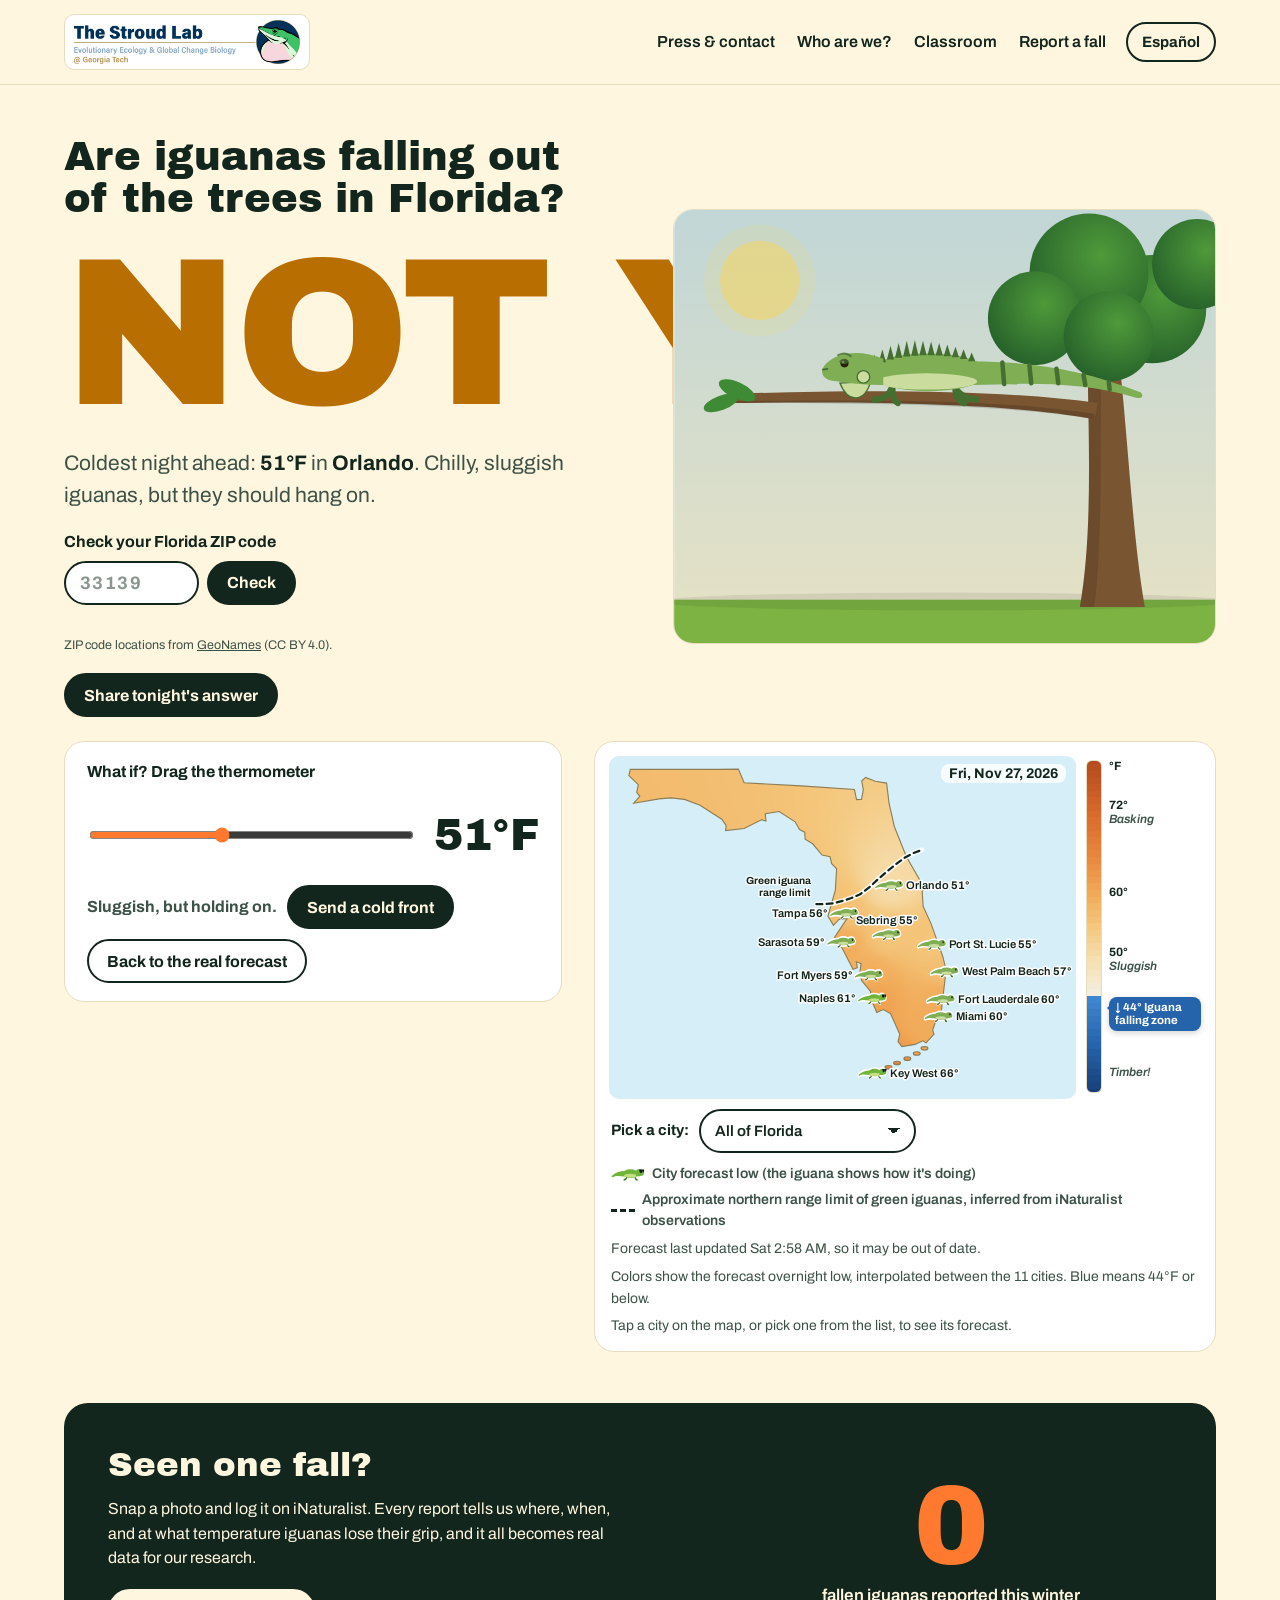
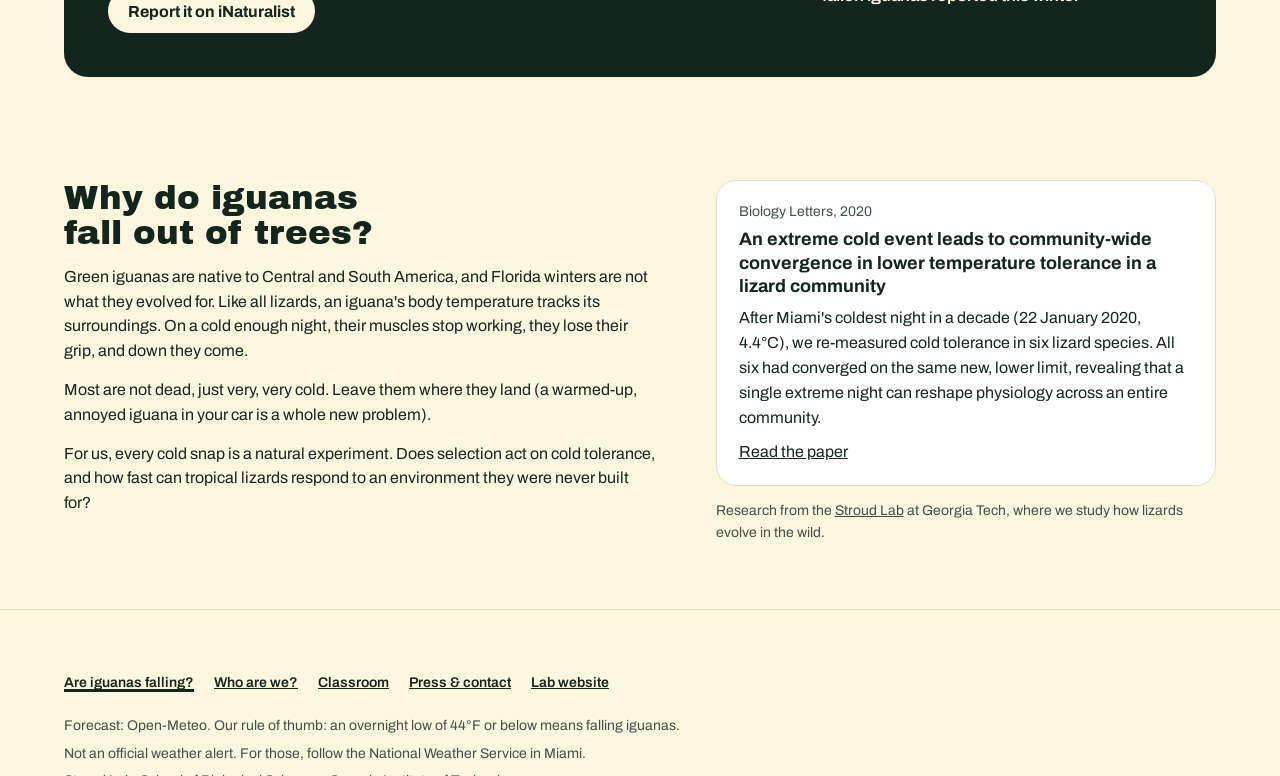
<file: index.html>
<!DOCTYPE html>
<html lang="en">
<head>
<meta charset="utf-8">
<meta name="viewport" content="width=device-width,initial-scale=1">
<title>Are Iguanas Falling?</title>
<meta name="description" content="Will it be cold enough tonight for iguanas to fall out of the trees in Florida? A live forecast from the Stroud Lab at Georgia Tech.">
<link rel="canonical" href="https://www.areiguanasfallinginflorida.com/">
<link rel="icon" href="favicon.svg" type="image/svg+xml">
<link rel="apple-touch-icon" href="apple-touch-icon.png">
<meta property="og:type" content="website">
<meta property="og:site_name" content="Are iguanas falling?">
<meta property="og:title" content="Are iguanas falling?">
<meta property="og:description" content="Is it cold enough tonight for iguanas to fall out of the trees in Florida? A live YES or NO forecast from the Stroud Lab at Georgia Tech.">
<meta property="og:url" content="https://www.areiguanasfallinginflorida.com/">
<meta property="og:image" content="https://www.areiguanasfallinginflorida.com/og-image.png">
<meta property="og:image:type" content="image/png">
<meta property="og:image:width" content="1200">
<meta property="og:image:height" content="630">
<meta property="og:image:alt" content="Tonight's answer to &quot;Are iguanas falling?&quot; in big letters, next to a cartoon green iguana on a tree branch, or belly-up on the ground when it is cold.">
<meta name="twitter:card" content="summary_large_image">
<meta name="twitter:title" content="Are iguanas falling?">
<meta name="twitter:description" content="Is it cold enough tonight for iguanas to fall out of the trees in Florida? A live YES or NO forecast from the Stroud Lab at Georgia Tech.">
<meta name="twitter:image" content="https://www.areiguanasfallinginflorida.com/og-image.png">
<link rel="preconnect" href="https://fonts.googleapis.com">
<link href="https://fonts.googleapis.com/css2?family=Archivo+Black&family=Archivo:wght@400;600;700&display=swap" rel="stylesheet">
<link rel="stylesheet" href="assets/site.css?v=20261117k">
<style>
/* VOICE: a goofy roadside sign with a real scientist behind it
   IDEA: a Florida weather board crossed with the Publix sub sign: one huge YES/NO
   PICTURE: a big iguana on a branch that basks, slows, then drops belly-up
   COLOUR and TYPE: iguana green and sunny tangerine; flips to icy blue when cold. Archivo Black + Archivo
   LAYOUT: answer up top, scene + map side by side, thermometer, report band, then the science */
:root{--sky1:#ffd27a;--sky2:#8fd3ef;--ground:#7cb342;--ig:#6fb53a;--ig2:#3d7a22;--belly:#c4df82}
body.cold{--bg:light-dark(#e9f4fb,#0e1a24);--line:light-dark(#c9dfee,#23394a);--card:light-dark(#fff,#16273a);
  --sky1:#c9e4f5;--sky2:#7fa9c9;--ground:#a9c3b0;--ig:#86b8d8;--ig2:#3a6a8e;--belly:#e2f2fc}
body.chilly{--sky1:#ffe9b8;--sky2:#a9cfe2;--ig:#7fae55;--ig2:#456f30;--belly:#cbdc9f}
.top{padding-bottom:12px}
.big{font-size:clamp(88px,17vw,210px);letter-spacing:-.02em;color:var(--leaf);margin:4px 0 2px}
body.cold .big{color:var(--ice)}
#answer{white-space:nowrap}
#answer.notyet{color:light-dark(#b86e00,#f0a640)}
.stage{display:grid;grid-template-columns:minmax(0,1.2fr) minmax(0,1fr);gap:clamp(16px,2.5vw,32px);align-items:stretch}
.scene{display:block;width:100%;height:auto;aspect-ratio:600/480}
.mapbox{padding:14px 14px 6px;display:grid;grid-template-columns:minmax(0,1fr) auto;gap:10px;align-items:stretch}
.mapbox svg{display:block;width:100%;height:auto}
.mapwrap{position:relative}
.mapdate{position:absolute;top:8px;right:10px;font:700 14px Archivo,sans-serif;color:var(--ink);background:color-mix(in srgb,var(--card) 82%,transparent);border-radius:8px;padding:2px 8px;pointer-events:none}
.scale{display:grid;grid-template-columns:16px 92px;gap:7px;padding:4px 0 6px}
.scale .bar{border-radius:6px;border:1px solid var(--line)}
.scale .lab{position:relative;font:600 12px/1.15 Archivo,sans-serif;color:var(--soft)}
.scale .lab>span{position:absolute;left:0;right:0;transform:translateY(-50%)}
.scale .lab b{color:var(--ink);font-weight:700}
.scale .lab .z{display:block;font-style:italic}
.scale .lab .fz{transform:none;background:#2563ab;color:#fff;border-radius:8px;padding:4px 6px;font:700 11.5px/1.15 Archivo,sans-serif;box-shadow:0 2px 6px rgba(0,0,0,.18)}
.scale .lab .fz::before{content:"";position:absolute;left:-7px;top:6px;border:5px solid transparent;border-right-color:#2563ab}
.city.sel circle{stroke:#ff7a2f;stroke-width:3.5}
.city.sel text{font-weight:700}
#cityHits{position:absolute;inset:0;pointer-events:none}
.cityhit{position:absolute;pointer-events:auto;min-height:0;padding:0;border:0;border-radius:8px;background:transparent;cursor:pointer}
@media(hover:hover){.cityhit:hover{background:color-mix(in srgb,var(--card) 35%,transparent)}}
.cities{display:flex;flex-wrap:wrap;align-items:center;gap:6px 10px;padding:4px 16px 10px}
.cities label{font-weight:700;font-size:15px}
.cities select{font:600 15px Archivo,sans-serif;min-height:44px;padding:0 36px 0 14px;border:2px solid var(--ink);border-radius:999px;background:var(--card);color:var(--ink);cursor:pointer;appearance:none;
  background-image:linear-gradient(45deg,transparent 50%,var(--ink) 50%),linear-gradient(135deg,var(--ink) 50%,transparent 50%);background-position:calc(100% - 20px) 50%,calc(100% - 14px) 50%;background-size:6px 6px;background-repeat:no-repeat}
.cities select:focus-visible{outline:3px solid var(--hot);outline-offset:3px}
.coast{fill:none;stroke:light-dark(#8d7d55,#a9c4b3);stroke-width:1.3}
.range{fill:none;stroke:var(--ink);stroke-width:2.6;stroke-dasharray:7 5;stroke-linecap:round}
.range-halo{fill:none;stroke:var(--card);stroke-width:6;stroke-linecap:round;opacity:.85}
.rlab{font:700 12px Archivo,sans-serif;fill:var(--ink);paint-order:stroke;stroke:var(--card);stroke-width:3px;stroke-linejoin:round}
.pin{position:absolute;width:44px;height:44px;margin:-22px 0 0 -22px;padding:0;border:0;border-radius:50%;background:transparent;display:grid;place-items:center;min-height:0;cursor:pointer}
.pin::before{content:"";width:11px;height:11px;background:var(--ink);border:2px solid var(--card);transform:rotate(45deg);box-shadow:0 0 0 1px var(--ink)}
.pin[aria-expanded=true]::before{box-shadow:0 0 0 1px var(--ink),0 0 0 5px var(--hot)}
@media(max-width:600px){.pin::before{width:8px;height:8px;border-width:1.5px}}
.pop{position:absolute;z-index:2;width:min(240px,80%);background:var(--card);color:var(--ink);border:1px solid var(--line);border-radius:14px;padding:10px 12px;box-shadow:0 6px 20px rgba(0,0,0,.18);font-size:15px}
.pop[hidden]{display:none}
.pop b{display:block}
.pop .x{position:absolute;top:2px;right:2px;min-height:40px;width:40px;padding:0;justify-content:center;border:0;font-size:22px;line-height:1}
.pop a{display:inline-flex;align-items:center;min-height:44px;font-weight:700}
.legend{display:flex;flex-wrap:wrap;gap:4px 18px;margin:0;padding:0 16px 6px;font-size:14px;font-weight:600;color:var(--soft);list-style:none}
.legend li{display:flex;align-items:center;gap:7px}
.legend li[hidden]{display:none}
.legend .dot{width:11px;height:11px;border-radius:50%;background:var(--ink);border:2px solid #fff;box-shadow:0 0 0 1px var(--line)}
.legend .dash{flex:none;width:24px;height:0;border-top:3px dashed var(--ink)}
.legend .dot,.legend .dia,.legend .legig{flex:none}
.legend .legig{width:34px;height:16px}
@media(max-width:600px){.mapdate{font-size:11px;top:4px;right:4px;padding:1px 6px}.mapzip{top:26px}.mapbox{gap:6px;padding:10px 10px 4px}.scale{grid-template-columns:10px 64px;gap:5px}.scale .lab{font-size:10.5px}.scale .lab .fz{font-size:10px;padding:3px 4px}.scale .lab .tim{display:none}}
.legend .dia{width:10px;height:10px;background:var(--ink);transform:rotate(45deg);margin:0 1px}
.hidnote{font-size:13px;color:var(--soft);padding:0 16px 14px;margin:0}
.cap{font-size:14px;color:var(--soft);padding:0 16px 14px;margin:0}
.land{fill:light-dark(#f3e6c4,#2a3a31);stroke:light-dark(#c9b78a,#4b6455);stroke-width:1.5}
.city text{font:600 13px Archivo,sans-serif;fill:var(--ink);paint-order:stroke;stroke:var(--card);stroke-width:3.5px;stroke-linejoin:round}
.city .t{font-weight:700}
.sea{fill:light-dark(#d6eef7,#13303b)}
.ctrl{display:grid;grid-template-columns:auto minmax(0,1fr) auto;gap:16px 22px;align-items:center;background:var(--card);border:1px solid var(--line);border-radius:20px;padding:18px 22px}
.ctrl label{font-weight:700}
.temp{font-family:"Archivo Black",sans-serif;font-size:clamp(32px,4vw,44px);white-space:nowrap;min-width:3.4ch;text-align:right}
input[type=range]{width:100%;height:44px;accent-color:var(--hot)}
body.cold input[type=range]{accent-color:var(--ice)}
.row{display:flex;flex-wrap:wrap;gap:10px;grid-column:1/-1;align-items:center}
.state{font-weight:700;color:var(--soft)}
.report{display:grid;grid-template-columns:minmax(0,1.3fr) minmax(0,1fr);gap:clamp(20px,4vw,48px);align-items:center;background:var(--ink);color:var(--bg);border-radius:24px;padding:clamp(24px,4vw,44px)}
.report h2{color:var(--bg)}
.report p{margin:0 0 18px;max-width:58ch}
.report .btn{border-color:var(--bg);background:var(--bg);color:var(--ink)}
.count{text-align:center}
.count .n{font-family:"Archivo Black",sans-serif;font-size:clamp(64px,9vw,112px);line-height:1;color:var(--hot)}
body.cold .count .n{color:var(--ice)}
.count .l{font-weight:600;font-size:17px}
.sci{display:grid;grid-template-columns:minmax(0,1.2fr) minmax(0,1fr);gap:clamp(20px,4vw,56px)}
.sci p{max-width:66ch;margin:0 0 14px}
.paper .j{font-size:14px;color:var(--soft);margin:0 0 6px}
.paper .ti{font-weight:700;font-size:18px;line-height:1.3;margin:0 0 8px}
/* iguana motion
   NO  (seq-no):  sunglasses spin in from the top right and land on the iguana's face.
   YES (seq-yes): sunglasses fly off, camera zooms in, iguana turns icy blue and frosty,
                  shivers with chattering teeth and breath puffs, camera zooms out, then it falls. */
/* fixed pivot at the body's centre (local units), so flying sunglasses or text can't shift the flip */
.ig{transform-box:view-box;transform-origin:-58px 4px}
.shake{transform-box:fill-box;transform-origin:50% 50%}
.tail{transform-box:fill-box;transform-origin:100% 30%;animation:sway 3.2s ease-in-out infinite}
.head{transform-box:fill-box;transform-origin:0% 60%;animation:bob 4s ease-in-out infinite}
.dew{transform-box:fill-box;transform-origin:50% 0%;animation:dew 4s ease-in-out infinite}
.lid{opacity:0;transition:opacity .6s}
.sun{transition:opacity 1s}.flake{opacity:0;transition:opacity 1s}
.ig path,.ig ellipse{transition:fill 1.2s}
#cam{transform-box:view-box;transform-origin:380px 180px}
.shades,.spark,.mouth,.puff,.brrr{opacity:0}
.sh,.spark,.puff,.brrr{transform-box:fill-box;transform-origin:50% 50%}
.jaw{transform-box:fill-box}
.frost{opacity:0;transition:opacity 1.6s .4s}
.ice{transform-box:fill-box;transform-origin:50% 0;transform:scaleY(0);transition:transform 1.2s 1s}
.brow{opacity:0;transition:opacity .6s .8s}
@keyframes sway{0%,100%{transform:rotate(0)}50%{transform:rotate(-7deg)}}
@keyframes bob{0%,60%,100%{transform:none}66%{transform:translateY(-7px)}72%{transform:none}78%{transform:translateY(-7px)}84%{transform:none}}
@keyframes dew{0%,60%,100%{transform:scaleY(1)}66%,82%{transform:scaleY(1.45)}}
body.chilly .tail{animation-duration:9s}
body.chilly .head,body.chilly .dew{animation:none}
body.chilly .lid{opacity:.75}
body.chilly .sun{opacity:.5}
body.chilly .brow{opacity:.8}
body.seq-chilly.had-shades .shades{opacity:1}
body.seq-chilly .sh{animation:shadesOff .5s ease-in forwards}
body.cold .tail,body.cold .head,body.cold .dew{animation:none}
body.cold .sun{opacity:0}
body.cold .flake{opacity:1;animation:snow 5s linear infinite}
body.cold .frost,body.cold .brow{opacity:1}
body.cold .ice{transform:none}
/* NO: shades on */
body.seq-no .shades{opacity:1}
body.seq-no .sh{animation:shadesIn 1.3s cubic-bezier(.25,.7,.35,1) .2s both}
body.seq-no .spark{animation:spark .7s ease-out 1.45s forwards}
@keyframes shadesIn{0%{opacity:0;transform:translate(260px,-250px) rotate(-720deg) scale(2.2)}12%{opacity:1}72%{transform:translate(0,3px) rotate(10deg) scale(1)}86%{transform:translate(0,-4px) rotate(-5deg) scale(1)}100%{opacity:1;transform:none}}
@keyframes spark{0%{opacity:0;transform:scale(0) rotate(0)}40%{opacity:1;transform:scale(1.3) rotate(45deg)}100%{opacity:0;transform:scale(.6) rotate(90deg)}}
/* YES: shades off, zoom in, shiver, zoom out, fall */
body.seq-yes.had-shades .shades{opacity:1}
body.seq-yes .sh{animation:shadesOff .5s ease-in forwards}
body.seq-yes #cam{animation:cam 5s ease-in-out .3s both}
body.seq-yes .shake{animation:shiver .06s linear 1.2s 50 alternate}
body.seq-yes .mouth{animation:mouth 3s 1.2s forwards}
body.seq-yes .jaw{animation:chatter .08s linear 1.2s 36 alternate}
body.seq-yes .puff{animation:puff 1.2s ease-out 1.3s 3}
body.seq-yes .p2{animation-delay:1.7s}body.seq-yes .p3{animation-delay:2.1s}
body.seq-yes .brrr{animation:brrr 3s 1.3s forwards}
body.seq-yes .lid{animation:shut .4s 4.7s forwards}
body.seq-yes .ig{animation:fall 2.6s cubic-bezier(.45,0,.85,.5) 5.1s forwards}
@keyframes shadesOff{0%{opacity:1;transform:none}100%{opacity:0;transform:translate(70px,-150px) rotate(240deg)}}
@keyframes cam{0%{transform:none}20%,78%{transform:translate(-80px,60px) scale(2.3)}100%{transform:none}}
@keyframes shiver{from{transform:translate(-1.8px,.4px) rotate(-.7deg)}to{transform:translate(1.8px,-.4px) rotate(.7deg)}}
@keyframes mouth{0%,96%{opacity:1}100%{opacity:0}}
@keyframes chatter{from{transform:none}to{transform:translateY(3px)}}
@keyframes puff{0%{opacity:0;transform:translate(0,0) scale(.4)}25%{opacity:.95}100%{opacity:0;transform:translate(30px,-16px) scale(1.5)}}
@keyframes brrr{0%{opacity:0;transform:scale(.3) rotate(-10deg)}12%{opacity:1;transform:scale(1.1) rotate(4deg)}20%,40%,60%,80%{transform:scale(1) rotate(-3deg)}30%,50%,70%{transform:scale(1.05) rotate(3deg)}90%{opacity:1}100%{opacity:0;transform:scale(1)}}
@keyframes shut{from{opacity:0}to{opacity:1}}
@keyframes fall{0%{transform:none}10%{transform:rotate(-5deg)}20%{transform:rotate(6deg)}28%{transform:translate(0,8px) rotate(25deg)}68%{transform:translate(-14px,240px) rotate(180deg)}74%{transform:translate(-14px,218px) rotate(176deg)}80%,100%{transform:translate(-14px,229px) rotate(180deg)}}
@keyframes snow{from{transform:translateY(-20px)}to{transform:translateY(60px)}}
.sharerow{margin-top:18px}
.iykykrow{padding:12px 14px 14px;text-align:center;border-top:1px solid var(--line)}
.iykykrow button{font:700 15px "Times New Roman",Times,serif;letter-spacing:.01em;min-height:44px;height:auto;padding:8px 16px;border-color:#d00000;color:#d00000;background:#fff;line-height:1.25;word-break:break-word;display:inline-block}
.iykykrow button:hover{background:#d00000;color:#fff}
dialog.iykyk{width:100vw;height:100vh;height:100dvh;max-width:none;max-height:none;margin:0;padding:0;border:0;background:#fff}
dialog.iykyk::backdrop{background:rgba(0,0,0,.6)}
dialog.iykyk iframe{display:block;width:100%;height:100%;border:0}
dialog.iykyk .iyclose{position:fixed;top:10px;right:10px;z-index:2;width:48px;min-height:48px;padding:0;justify-content:center;font-size:28px;line-height:1;background:#fff;color:#000;border:2px solid #000}
.sceneslot>.panel{margin:10px 0 18px}
.zipform{margin-top:18px;max-width:560px}
.zipform label{display:block;font-weight:700;margin-bottom:6px}
.zipform .zrow{display:flex;flex-wrap:wrap;gap:8px}
.zipform input{font:700 18px Archivo,sans-serif;letter-spacing:.08em;width:7.5em;min-height:44px;padding:0 14px;border:2px solid var(--ink);border-radius:999px;background:var(--card);color:var(--ink)}
.zipform input::placeholder{color:var(--soft);opacity:.6}
.zipmsg{margin:8px 0 0;font-weight:600;color:var(--soft);min-height:1.2em}
.zipmsg.err{color:light-dark(#b04a10,#ffb07a)}
.zipcredit{margin:4px 0 0;font-size:12.5px;color:var(--soft)}
.zippin path{fill:#ff7a2f;stroke:#fff;stroke-width:1.6}
.mapzip{top:38px;display:flex;align-items:center;gap:6px}
.mapzip[hidden]{display:none}
.mapzip::before{content:"";width:9px;height:9px;border-radius:50% 50% 50% 0;transform:rotate(-45deg);background:#ff7a2f;border:1.5px solid #fff}
.zippin text{font:700 13px Archivo,sans-serif;fill:var(--ink);paint-order:stroke;stroke:var(--card);stroke-width:3.5px;stroke-linejoin:round}
.sharepanel{display:grid;grid-template-columns:200px minmax(0,1fr);gap:20px;align-items:start;margin-top:18px;background:var(--card);border:1px solid var(--line);border-radius:20px;padding:18px;max-width:720px}
.sharepanel[hidden]{display:none}
.sharepanel img{width:100%;height:auto;border-radius:12px;border:1px solid var(--line)}
.sharepanel .sh{font:400 20px "Archivo Black",sans-serif;margin:0 0 6px}
.sharepanel p{margin:0 0 12px}
.sharepanel .acts{display:flex;flex-wrap:wrap;gap:10px}
.sharepanel textarea{width:100%;font:15px/1.4 Archivo,sans-serif;margin-top:12px;padding:8px;border-radius:10px;border:1px solid var(--line);background:var(--bg);color:var(--ink);resize:vertical}
.sharemsg{font-weight:700;color:var(--soft);min-height:1.5em;margin:10px 0 0!important}
@media(max-width:520px){.sharepanel{grid-template-columns:minmax(0,1fr)}.sharepanel img{max-width:240px}}
/* Desktop: the animation sits in the header beside the answer, mirrored so the iguana faces it;
   the what-if box and the map share the row below. Narrow screens: one column, animation under
   the answer (not mirrored), then the what-if box, then the map. */
header.top .wrap.hero{display:grid;grid-template-columns:minmax(0,1.05fr) minmax(0,1fr);column-gap:clamp(24px,3vw,48px);align-items:start}
header.top .wrap.hero>*{grid-column:1}
header.top .wrap.hero>#scenePanel{grid-column:2;grid-row:1 / span 9;align-self:center}
.scene.mirrored{transform:scaleX(-1)}
.scene.mirrored .unflip{transform-box:fill-box;transform-origin:50% 50%;transform:scaleX(-1)}
.stage{grid-template-columns:minmax(0,1fr) minmax(0,1.25fr);align-items:start}
.stage>.ctrl{grid-column:1;grid-row:1;grid-template-columns:minmax(0,1fr) auto}
.stage>.ctrl label{grid-column:1/-1}
.stage>.mappanel{grid-column:2;grid-row:1}
@media(max-width:820px){.stage,.sci,.report{grid-template-columns:minmax(0,1fr)}.stage>.mappanel,.stage>.ctrl{grid-column:auto;grid-row:auto}}
@media(max-width:600px){.ctrl{grid-template-columns:minmax(0,1fr) auto}.ctrl label{grid-column:1/-1}}
@media(prefers-reduced-motion:reduce){.tail,.head,.dew,body.cold .flake{animation:none!important}
  body.seq-no .sh,body.seq-no .spark,body.seq-yes #cam,body.seq-yes .shake,body.seq-yes .jaw,body.seq-yes .puff,body.seq-yes .brrr,body.seq-yes .mouth,body.seq-yes .sh{animation:none}
  body.seq-yes .shades,body.seq-chilly .shades{opacity:0!important}
  body.seq-yes .lid{animation:none;opacity:1}
  body.seq-yes .ig{animation:none;transform:translate(-14px,229px) rotate(180deg)}}
</style>
</head>
<body>
<nav class="nav" aria-label="Site">
  <a class="home navlogo" href="https://www.thestroudlab.com" data-i18n-aria="logo_link" aria-label="The Stroud Lab at Georgia Tech, lab website"><img src="assets/stroud-lab-logo.png" alt="" width="1600" height="311"></a>
  <div class="links">
    <a href="press.html" data-i18n="nav_press">Press &amp; contact</a>
    <a href="who.html" data-i18n="nav_who">Who are we?</a>
    <a href="classroom.html" data-i18n="nav_class">Classroom</a>
    <a href="https://www.inaturalist.org/projects/are-iguanas-falling" data-i18n="nav_report">Report a fall</a>
    <button class="lang" type="button" data-lang-toggle data-i18n="lang_btn">Español</button>
  </div>
</nav>

<header class="band top"><div class="wrap">
  <h1 id="qh" data-i18n="q">Are iguanas falling out of the trees in Florida?</h1>
  <div class="big" id="answer" aria-live="polite">NO.</div>
  <div class="sceneslot" id="sceneSlot"></div>
  <p class="sub" id="why">Checking the forecast…</p>
  <form class="zipform" id="zipForm" novalidate>
    <label for="zip" data-i18n="zip_label">Check your Florida ZIP code</label>
    <div class="zrow">
      <input id="zip" name="zip" inputmode="numeric" autocomplete="postal-code" maxlength="5" pattern="[0-9]{5}" placeholder="33139" aria-describedby="zipMsg">
      <button class="solid" type="submit" data-i18n="zip_go">Check</button>
      <button type="button" id="zipClear" hidden data-i18n="city_all">All of Florida</button>
    </div>
    <p class="zipmsg" id="zipMsg" aria-live="polite"></p>
    <p class="zipcredit" data-i18n="zip_credit">ZIP code locations from GeoNames (CC BY 4.0).</p>
  </form>
  <div class="sharerow"><button class="solid" id="share" type="button" hidden data-i18n="share_btn">Share tonight's answer</button></div>
  <div class="sharepanel" id="sharePanel" hidden>
    <img id="shareImg" alt="" width="1080" height="1350">
    <div>
      <p class="sh" id="shareH" tabindex="-1" data-i18n="share_h">Your image is ready</p>
      <p data-i18n="share_p">Download it and post it anywhere, or copy the text to go with it.</p>
      <div class="acts">
        <a class="btn solid" id="shareDl" href="#" download="are-iguanas-falling.png" data-i18n="share_dl">Download image</a>
        <button type="button" id="shareCopy" data-i18n="share_copy">Copy text</button>
        <button type="button" id="shareClose" data-i18n="share_close">Close</button>
      </div>
      <textarea id="shareText" rows="3" readonly aria-labelledby="shareCopy"></textarea>
      <p class="sharemsg" id="shareMsg" aria-live="polite"></p>
    </div>
  </div>
</div></header>

<main class="band" style="padding-top:12px"><div class="wrap">
  <div class="stage" id="stage">
    <div class="panel" id="scenePanel">
      <svg class="scene" viewBox="0 0 600 480" role="img" aria-labelledby="sceneT">
        <title id="sceneT" data-i18n="scene_title">A green iguana on a tree branch</title>
        <defs>
          <linearGradient id="sky" x1="0" y1="0" x2="0" y2="1"><stop offset="0" style="stop-color:var(--sky2)"/><stop offset="1" style="stop-color:var(--sky1)"/></linearGradient>
          <radialGradient id="crown" cx=".4" cy=".35" r=".7"><stop offset="0" stop-color="#4f9a3a"/><stop offset="1" stop-color="#25602a"/></radialGradient>
        </defs>
        <g id="cam">
        <rect x="-300" y="-300" width="1200" height="1080" fill="url(#sky)"/>
        <g class="sun"><circle cx="505" cy="78" r="44" fill="#ffd54a"/><circle cx="505" cy="78" r="62" fill="#ffd54a" opacity=".25"/></g>
        <rect x="-300" y="432" width="1200" height="348" fill="var(--ground)"/>
        <ellipse cx="300" cy="434" rx="320" ry="10" fill="#000" opacity=".08"/>
        <path d="M78,440 C92,360 96,260 108,150 L142,150 C140,260 136,360 150,440 Z" fill="#7a5532"/>
        <path d="M126,150 L142,150 C140,260 136,360 150,440 L134,440 C124,360 128,260 126,150Z" fill="#000" opacity=".12"/>
        <path d="M130,214 C230,200 380,198 540,204 L540,214 C380,212 230,214 134,232 Z" fill="#7a5532"/>
        <path d="M134,226 C230,210 380,210 540,212 L540,214 C380,214 230,216 134,232Z" fill="#000" opacity=".15"/>
        <g fill="url(#crown)"><circle cx="70" cy="110" r="60"/><circle cx="140" cy="70" r="66"/><circle cx="200" cy="120" r="52"/><circle cx="118" cy="140" r="50"/><circle cx="20" cy="60" r="50"/></g>
        <g fill="#3e8a35"><ellipse cx="530" cy="200" rx="22" ry="9" transform="rotate(-25 530 200)"/><ellipse cx="548" cy="214" rx="20" ry="8" transform="rotate(20 548 214)"/></g>
        <g transform="translate(318,180)">
          <g class="ig" id="ig"><g class="shake">
            <g class="tail">
              <path d="M-50,-12 C-110,-12 -170,-4 -235,22 C-240,26 -236,30 -230,28 C-170,10 -110,12 -50,14 Z" fill="var(--ig)"/>
              <g stroke="var(--ig2)" stroke-width="5" stroke-linecap="round"><path d="M-82,-11 L-84,13"/><path d="M-112,-8 L-114,12"/><path d="M-142,-4 L-144,12"/><path d="M-172,3 L-174,14"/><path d="M-200,11 L-201,19"/></g>
            </g>
            <path d="M-30,18 C-36,26 -44,30 -54,30 M-30,18 C-30,28 -34,32 -40,34" stroke="var(--ig2)" stroke-width="7" stroke-linecap="round" fill="none"/>
            <path d="M40,16 C44,26 50,30 60,30 M40,16 C40,26 38,32 34,34" stroke="var(--ig2)" stroke-width="7" stroke-linecap="round" fill="none"/>
            <ellipse cx="0" cy="0" rx="66" ry="21" fill="var(--ig)"/>
            <ellipse cx="2" cy="10" rx="56" ry="9" fill="var(--belly)"/>
            <path id="crest" fill="var(--ig2)"/>
            <g class="frost"><path id="crestFrost" fill="#fff" opacity=".85"/><path d="M-56,-10 C-30,-22 30,-24 60,-12" stroke="#fff" stroke-width="3" stroke-linecap="round" stroke-dasharray="6 5" fill="none"/><path d="M-60,-8 C-120,-10 -170,-2 -220,18" stroke="#fff" stroke-width="2.5" stroke-linecap="round" stroke-dasharray="5 6" fill="none"/></g>
            <g class="ice" fill="#eef9ff" stroke="#8fbfdc" stroke-width=".8"><path d="M-28,19 L-25,31 L-22,19Z"/><path d="M-6,21 L-2,35 L2,21Z"/><path d="M20,20 L23,30 L26,20Z"/><path d="M47,15 L50,24 L53,14Z"/><path d="M-118,9 L-115,19 L-112,8Z"/><path d="M-170,9 L-167,17 L-164,8Z"/></g>
            <g class="unflip"><text class="brrr" x="78" y="-46" font-family="'Archivo Black',Archivo,sans-serif" font-size="17" fill="#fff" stroke="#3a6a8e" stroke-width="3.5" paint-order="stroke" stroke-linejoin="round">BRRR!</text></g>
            <g class="head">
              <path class="dew" d="M64,10 C70,32 88,36 98,12 Z" fill="var(--belly)" stroke="var(--ig2)" stroke-width="1.5"/>
              <path d="M50,-15 C76,-26 102,-22 114,-9 C121,-2 118,7 108,9 C90,12 70,14 50,14 Z" fill="var(--ig)"/>
              <circle cx="72" cy="5" r="7" fill="var(--belly)" stroke="var(--ig2)" stroke-width="1.5"/>
              <circle cx="93" cy="-10" r="4.5" fill="#2b1a0e"/><circle cx="94.5" cy="-11.5" r="1.4" fill="#fff"/>
              <path class="lid" d="M88,-12 C90,-16 97,-16 99,-12 C97,-8 90,-8 88,-12Z" fill="var(--ig2)"/>
              <path d="M112,-4 L117,-3" stroke="var(--ig2)" stroke-width="2" stroke-linecap="round"/>
              <path class="brow" d="M86,-18 Q92,-23 100,-19" stroke="var(--ig2)" stroke-width="2.2" fill="none" stroke-linecap="round"/>
              <g class="frost"><path d="M58,-17 C80,-25 100,-22 110,-12" stroke="#fff" stroke-width="2.5" stroke-linecap="round" stroke-dasharray="5 4" fill="none"/></g>
              <g class="ice" fill="#eef9ff" stroke="#8fbfdc" stroke-width=".8"><path d="M101,9 L104,19 L107,8Z"/></g>
              <g class="mouth">
                <path d="M98,4 L117,2 L117,9 L99,10 Z" fill="#5a1620"/>
                <path d="M99,4 L117,2 L117,3 L115.5,6 L114,2.6 L112,6.2 L110,2.9 L108,6.4 L106,3.2 L104,6.6 L102,3.5 L100.5,6.6 Z" fill="#fff"/>
                <g class="jaw"><path d="M99,10 L117,8.5 C116,12 110,13 100,13 Z" fill="var(--ig)"/>
                  <path d="M100,10 L101.5,6.8 L103,9.8 L105,6.6 L107,9.6 L109,6.4 L111,9.3 L113,6.2 L115,9 L116.5,6 L117,8.6 Z" fill="#fff"/></g>
              </g>
              <g fill="#fff"><circle class="puff p1" cx="125" cy="-4" r="5"/><circle class="puff p2" cx="125" cy="-4" r="4"/><circle class="puff p3" cx="125" cy="-4" r="5"/></g>
              <g class="shades"><g class="sh">
                <path d="M64,-13 L81,-17" stroke="#111" stroke-width="3" stroke-linecap="round"/>
                <rect x="79" y="-20" width="41" height="4" rx="2" fill="#111"/>
                <path d="M80,-17 H103 V-12 C103,-6 99,-3 93,-3 C86,-3 80,-7 80,-12 Z" fill="#141414"/>
                <path d="M106,-17 H119 V-13 C119,-8 117,-5 113,-5 C109,-5 106,-8 106,-13 Z" fill="#141414"/>
                <path d="M102,-15 Q104.5,-17 107,-15" stroke="#111" stroke-width="2.5" fill="none"/>
                <path d="M85,-15 L90,-15 L85,-6 L82,-6 Z" fill="#fff" opacity=".35"/><path d="M109,-15 L112,-15 L109,-9 L107,-9 Z" fill="#fff" opacity=".35"/>
              </g></g>
              <path class="spark" d="M124,-28 L126,-23 L131,-21 L126,-19 L124,-14 L122,-19 L117,-21 L122,-23 Z" fill="#fff" stroke="#ffd54a" stroke-width="1"/>
            </g>
          </g></g>
        </g>
        </g>
        <g class="flake" fill="#fff" id="flakes"></g>
      </svg>
      <div class="iykykrow" id="iykykRow" hidden><button type="button" id="iykykBtn" data-track="iykyk-open" data-i18n="iykyk_btn">arepublixchickentendersubsonsale.com style iykyk</button></div>
    </div>
      <div class="ctrl">
      <label for="t" data-i18n="whatif">What if? Drag the thermometer</label>
      <input id="t" type="range" min="28" max="85" step="1" value="70">
      <div class="temp" id="tv">70°F</div>
      <div class="row">
        <span class="state" id="st"></span>
        <button class="solid" id="cold" type="button" data-track="cold-front" data-i18n="coldfront">Send a cold front</button>
        <button id="live" type="button" data-i18n="backlive">Back to the real forecast</button>
      </div>
    </div>
    <div class="panel mappanel">
      <div class="mapbox"><div class="mapwrap" id="mapwrap">
        <svg id="map" viewBox="-10 0 545 400" role="img" data-i18n-aria="map_aria" aria-label="Map of Florida with forecast overnight lows"></svg>
        <div class="mapdate" id="mapdate"></div>
        <div class="mapdate mapzip" id="mapzip" hidden></div>
        <div id="cityHits"></div>
        <div id="pins"></div>
        <div class="pop" id="pop" hidden role="dialog" aria-labelledby="popH">
          <button type="button" class="x" id="popX" data-i18n-aria="fall_close" aria-label="Close">×</button>
          <b id="popH" data-i18n="fall_pop_h">Reported fall</b><span id="popD"></span><br>
          <a id="popA" href="#" data-i18n="fall_view">See it on iNaturalist</a>
        </div>
      </div>
      <div class="scale" role="img" data-i18n-aria="scale_aria" aria-label="Color scale for the overnight low"><div class="bar" id="scaleBar"></div><div class="lab" id="scaleLab"></div></div>
      </div>
      <div class="cities"><label for="citySel" data-i18n="city_pick">Pick a city:</label><select id="citySel"></select></div>
      <ul class="legend" id="legend">
        <li><svg class="legig" viewBox="-17 -8 34 16" aria-hidden="true"></svg><span data-i18n="legend_low">Forecast low</span></li>
        <li><span class="dash" aria-hidden="true"></span><span data-i18n="legend_range">Approximate northern range limit of green iguanas, inferred from iNaturalist observations</span></li>
        <li id="legFall" hidden><span class="dia" aria-hidden="true"></span><span data-i18n="legend_fall">Reported fall</span></li>
      </ul>
      <p class="cap" id="mapcap"></p>
      <p class="cap" id="maphow" style="margin-top:-8px"></p>
      <p class="cap" style="margin-top:-8px" data-i18n="city_hint">Tap a city on the map, or pick one from the list, to see its forecast.</p>
      <p class="hidnote" id="hidnote" hidden></p>
    </div>
  </div>
</div></main>


<section class="band" style="padding-top:0"><div class="wrap">
  <div class="report">
    <div>
      <h2 data-i18n="report_h">Seen one fall?</h2>
      <p data-i18n="report_p">Snap a photo and log it on iNaturalist.</p>
      <a class="btn" href="https://www.inaturalist.org/projects/are-iguanas-falling" data-i18n="report_btn">Report it on iNaturalist</a>
    </div>
    <div class="count" id="count" hidden>
      <div class="n" id="countN">0</div>
      <div class="l" id="countL"></div>
    </div>
  </div>
</div></section>

<section class="band"><div class="wrap sci">
  <div>
    <h2 data-i18n="sci_h">Why do iguanas fall out of trees?</h2>
    <p data-i18n="sci_p1"></p>
    <p data-i18n="sci_p2"></p>
    <p data-i18n="sci_p3"></p>
  </div>
  <div>
    <div class="paper">
      <p class="j">Biology Letters, 2020</p>
      <p class="ti">An extreme cold event leads to community-wide convergence in lower temperature tolerance in a lizard community</p>
      <p style="margin:0 0 10px" data-i18n="paper_blurb"></p>
      <a href="https://doi.org/10.1098/rsbl.2020.0625" data-i18n="paper_link">Read the paper</a>
    </div>
    <p class="note" data-i18n="lab_note"></p>
  </div>
</div></section>

<footer class="band"><div class="wrap">
  <nav class="footnav" aria-label="Footer">
    <a href="index.html" aria-current="page" data-i18n="nav_home">Are iguanas falling?</a>
    <a href="who.html" data-i18n="nav_who">Who are we?</a>
    <a href="classroom.html" data-i18n="nav_class">Classroom</a>
    <a href="press.html" data-i18n="nav_press">Press</a>
    <a href="https://www.thestroudlab.com" data-i18n="link_site">Lab website</a>
  </nav>
  <p data-i18n="foot1"></p>
  <p data-i18n="foot2"></p>
  <p data-i18n="foot_lab">Stroud Lab, School of Biological Sciences, Georgia Institute of Technology</p>
  <p data-i18n="privacy">We count visits with GoatCounter, which uses no cookies and collects no personal data.</p>
</div></footer>

<dialog class="iykyk" id="iykyk" data-i18n-aria="iykyk_title" aria-label="Retro falling-iguana animation">
  <button type="button" class="iyclose" id="iykykClose" data-i18n-aria="iykyk_close" aria-label="Close the retro animation">×</button>
  <iframe id="iykykFrame" data-i18n-aria="iykyk_title" aria-label="Retro falling-iguana animation"></iframe>
</dialog>
<script src="assets/i18n.js?v=20261117k"></script>
<script src="assets/analytics.js?v=20261117k"></script>
<script>
{
const FALL=44, CHILLY=60; /* 44 and below: falling. 45 to 60: chilly, no sunglasses. Above 60: sunglasses. */
const INAT="https://www.inaturalist.org/projects/are-iguanas-falling";
const CITIES=[
 {n:"Miami",lat:25.76,lon:-80.19,side:"r"},{n:"Fort Lauderdale",lat:26.12,lon:-80.14,side:"r"},
 {n:"West Palm Beach",lat:26.71,lon:-80.05,side:"r"},{n:"Naples",lat:26.14,lon:-81.79,side:"l"},
 {n:"Fort Myers",lat:26.64,lon:-81.87,side:"l"},{n:"Key West",lat:24.56,lon:-81.78,side:"r"},
 {n:"Tampa",lat:27.95,lon:-82.46,side:"l"},{n:"Orlando",lat:28.54,lon:-81.38,side:"r"},
 {n:"Port St. Lucie",lat:27.29,lon:-80.35,side:"r"},
 {n:"Sarasota",lat:27.34,lon:-82.53,side:"l"},{n:"Sebring",lat:27.50,lon:-81.44,side:"t"}];
const SAMPLE=[66,67,65,63,62,72,60,58,62,61,59];
const K=Math.cos(28*Math.PI/180),P=(lo,la)=>[(lo+87.7)*K*55+10,(31.1-la)*55+10];
const FL="M117.0,15.6L140.9,15.3L147.6,31.3L214.1,34.9L276.3,39.1L278.7,50.9L284.5,50.6L286.7,39.4L284.8,29.2L289.3,25.0L300.5,29.5L313.8,31.6L316.7,55.4L322.8,82.2L336.9,117.5L358.5,155.1L355.3,157.8L356.4,175.3L365.4,194.9L379.5,234.3L382.4,246.7L382.1,259.3L376.8,304.8L372.3,305.7L367.5,319.9L369.1,324.4L359.8,334.6L356.1,332.2L347.0,336.4L331.6,338.9L327.1,333.1L329.2,324.7L318.3,300.3L309.8,295.8L302.4,299.1L296.5,285.5L294.9,274.4L284.8,262.0L282.4,253.9L284.0,242.2L278.4,240.1L279.8,247.0L274.7,248.8L259.3,219.0L253.2,211.4L267.8,189.4L258.2,190.7L251.8,197.6L245.4,186.7L254.0,156.6L255.5,131.6L249.7,125.6L247.8,117.5L238.5,115.6L227.6,102.4L218.8,97.0L218.3,88.8L212.2,85.8L207.1,76.8L188.5,64.7L172.3,67.4L173.1,75.9L167.8,74.4L147.6,84.6L126.0,87.0L126.6,81.0L121.5,73.8L96.2,57.5L78.1,50.6L61.9,48.8L48.4,50.0L18.8,55.1L26.0,47.0L22.3,42.4L24.2,33.4L13.2,22.9L14.8,15.6L117.0,15.6Z";
const keys=[[358,341],[349,347],[338,353],[326,358],[316,363],[306,367],[298,369]];
const $=id=>document.getElementById(id);
const level=t=>t<=FALL?"cold":t<=CHILLY?"chilly":"warm";
const col={cold:"#3d8fd1",chilly:"#e0a325",warm:"#ff7a2f"};

let d="";for(let x=-48;x<=60;x+=9){const y=-21*Math.sqrt(Math.max(0,1-(x/66)**2));const h=6+10*(1-Math.abs(x-20)/80);d+=`M${x-4},${y+2}L${x},${y-h}L${x+4},${y+2}Z`;}
$("crest").setAttribute("d",d);$("crestFrost").setAttribute("d",d);
$("flakes").innerHTML=Array.from({length:26},(_,i)=>`<circle cx="${(i*83)%590+5}" cy="${(i*47)%380+10}" r="${2+i%3}"/>`).join("");

let whatIf=false,zipPlace=null,selCity=null,rasterKey=null,rasterURL="",lastAns=null,live=null,liveNote="map_plain",liveDate="",liveUpdated=null,grid=null,lastLevel=null,sceneT=70,falls=null,fallPts=null,fallHidden=0;
/* Restart a CSS sequence: "no" = sunglasses land, "yes" = zoom, shiver, fall */
function runSeq(kind){
  const b=document.body,had=b.classList.contains("seq-no");
  b.classList.remove("seq-yes","seq-no","seq-chilly","had-shades");void b.offsetWidth;
  if(kind!=="no"&&had)b.classList.add("had-shades");
  b.classList.add("seq-"+kind);
}
/* The iykyk button shows when the forecast says YES, or when the what-if thermometer
   (slider or "Send a cold front") is in the falling zone */
function updIykyk(){const c=shownCity();
  const fc=!!(c&&!c.north&&Math.round(c.min)<=FALL);
  $("iykykRow").hidden=!(fc||sceneT<=FALL);}
function setScene(t,replay,quiet){
  sceneT=t;if($("iykykRow"))updIykyk();
  const L=level(t);document.body.classList.remove("cold","chilly","warm");document.body.classList.add(L);
  if(!quiet){const kind=L==="cold"?"yes":L==="chilly"?"chilly":"no";
    if(kind!==lastAns||(replay&&kind==="yes"))runSeq(kind);
    lastAns=kind;}
  lastLevel=L;
  $("tv").textContent=t+"°F";$("t").value=t;
  $("st").textContent=window.t("st_"+L);
}
/* ===== Temperature map =====
   Land is coloured by the forecast overnight low, interpolated (inverse-distance weighting
   in map space) between the daily job's forecast grid in status.json, or between the
   cities if the grid is missing. 44°F and below is one blue class (darker = colder);
   above that a sequential ramp runs from pale cream at 45°F to deep orange at 80°F. */
const COLD_STOPS=[[30,"#163f78"],[37,"#2563ab"],[44,"#3f86d1"]];
const WARM_STOPS=[[45,"#f4eedf"],[50,"#f6dfb0"],[55,"#f4c77c"],[60,"#f1aa58"],[65,"#ea8a3f"],[72,"#d96a2c"],[80,"#b44a1c"]];
const hex2=h=>[1,3,5].map(i=>parseInt(h.slice(i,i+2),16));
function ramp(st,t){if(t<=st[0][0])return hex2(st[0][1]);
  for(let i=1;i<st.length;i++)if(t<=st[i][0]){const[a,ca]=st[i-1],[b,cb]=st[i],f=(t-a)/(b-a),A=hex2(ca),B=hex2(cb);return A.map((v,k)=>Math.round(v+(B[k]-v)*f));}
  return hex2(st[st.length-1][1]);}
const tcol=t=>Math.round(t)<=FALL?ramp(COLD_STOPS,t):ramp(WARM_STOPS,Math.max(45,t));
function idw(pts,x,y){let n=0,d=0;for(const p of pts){const dx=x-p.x,dy=y-p.y,r2=dx*dx+dy*dy;if(r2<1e-6)return p.t;const w=1/(r2*r2/400+r2);n+=w*p.t;d+=w;}return n/d;}
/* Approximate northern limit of green iguanas, traced on iNaturalist observations (lat, lon) */
const RANGE=[[28.14,-83.13],[28.14,-82.92],[28.16,-82.71],[28.21,-82.5],[28.27,-82.29],[28.35,-82.08],[28.49,-81.87],[28.66,-81.66],[28.83,-81.44],[28.98,-81.23],[29.12,-81.02],[29.22,-80.81],[29.29,-80.6]];
function tempImage(pts){
  const S=2,W=545*S,H=400*S,step=3,cols=Math.ceil(W/step)+1,rows=Math.ceil(H/step)+1,T=new Float32Array(cols*rows);
  for(let j=0;j<rows;j++)for(let i=0;i<cols;i++)T[j*cols+i]=idw(pts,(i*step)/S-10,(j*step)/S);
  const cv=document.createElement("canvas");cv.width=W;cv.height=H;const g=cv.getContext("2d"),img=g.createImageData(W,H),cold=new Uint8Array(W*H);
  for(let y=0;y<H;y++){const j=Math.floor(y/step),fy=y/step-j;
    for(let x=0;x<W;x++){const i=Math.floor(x/step),fx=x/step-i,a=j*cols+i;
      const t=T[a]*(1-fx)*(1-fy)+T[a+1]*fx*(1-fy)+T[a+cols]*(1-fx)*fy+T[a+cols+1]*fx*fy;
      const c=tcol(t),k=(y*W+x)*4;img.data[k]=c[0];img.data[k+1]=c[1];img.data[k+2]=c[2];img.data[k+3]=255;cold[y*W+x]=Math.round(t)<=FALL?1:0;}}
  for(let y=1;y<H-1;y++)for(let x=1;x<W-1;x++){const a=cold[y*W+x];if(a!==cold[y*W+x-1]||a!==cold[(y-1)*W+x])
    for(const[dx,dy]of[[0,0],[1,0],[0,1],[-1,0],[0,-1]]){const k=((y+dy)*W+x+dx)*4;img.data[k]=img.data[k+1]=img.data[k+2]=255;}}
  g.putImageData(img,0,0);return cv.toDataURL();
}
function drawLegendIguanas(){document.querySelectorAll(".legig").forEach(s=>{s.innerHTML=miniIguana(0,0,"warm",false);});}
function drawScale(){
  drawLegendIguanas();
  const lo=30,hi=80,pct=t=>((hi-t)/(hi-lo)*100).toFixed(2)+"%",st=[];
  for(let t=hi;t>=lo;t-=1){const c=tcol(t===45?45:t);st.push(`rgb(${c}) ${pct(t+0.5)} ${pct(t-0.5)}`);}
  $("scaleBar").style.background=`linear-gradient(to bottom,${st.join(",")})`;
  const row=(t,z)=>`<span style="top:${pct(t)}"><b>${t}°</b>${z?` <span class="z">${window.t(z)}</span>`:""}</span>`;
  $("scaleLab").innerHTML=`<span style="top:0;transform:none"><b>${window.t("scale_unit")}</b></span>`+
    row(72,"zone_bask")+row(60)+row(50,"zone_slug")+
    `<span class="fz" style="top:${pct(44.5)}">↓ ${FALL}° ${window.t("zone_fall")}</span>`+
    `<span class="tim" style="top:${pct(33)}"><span class="z">${window.t("zone_timber")}</span></span>`;
}
function drawDate(){
  const d=liveUpdated?new Date(liveUpdated):new Date();
  try{$("mapdate").textContent=d.toLocaleDateString(window.getLang()==="es"?"es-US":"en-US",{timeZone:"America/New_York",weekday:"short",month:"short",day:"numeric",year:"numeric"});}catch(e){$("mapdate").textContent="";}
}
/* The place whose forecast the page is showing: a ZIP code, else the city picked on the map,
   else the coldest city */
/* Temperature for the cartoon: north of the iguana range it can shiver but never falls */
const sceneTemp=c=>c.north?Math.max(FALL+1,Math.round(c.min)):Math.round(c.min);
function shownCity(){if(!live)return null;if(zipPlace)return zipPlace;return (selCity&&live.find(c=>c.n===selCity))||live.reduce((a,b)=>b.min<a.min?b:a);}
function selectCity(n){
  whatIf=false;
  $("sharePanel").hidden=true;
  if(zipPlace){zipPlace=null;$("zipClear").hidden=true;$("zipMsg").textContent="";selCity=null;}
  selCity=selCity===n?null:n;
  if(window.track)window.track(selCity?"city-"+selCity.toLowerCase().replace(/\s+/g,"-"):"city-all");
  if(!live)return;
  drawMap(live);words();const c=shownCity();setScene(sceneTemp(c));
}
function drawChips(){
  if(!live)return;
  $("citySel").innerHTML=`<option value="">${window.t("city_all")}</option>`+
    (zipPlace?`<option value="__zip">${window.t("zip_opt",{z:zipPlace.zip})} · ${Math.round(zipPlace.min)}°F</option>`:"")+
    live.map(c=>`<option value="${c.n}"${selCity===c.n?" selected":""}>${c.n} · ${Math.round(c.min)}°F</option>`).join("");
  $("citySel").value=zipPlace?"__zip":selCity||"";
}
$("citySel").addEventListener("change",e=>{const n=e.target.value;if(n==="__zip")return;
  if(n)selectCity(n);else if(zipPlace)clearZip();else if(selCity)selectCity(selCity);});

/* ===== ZIP code forecast =====
   The ZIP is looked up in assets/fl-zips.json (GeoNames postal codes, CC BY 4.0) inside the
   browser; it is never sent anywhere. The low is interpolated from the same forecast grid
   that colours the map, so it always agrees with the map and costs no extra API calls.
   Only if the grid is missing does the page ask Open-Meteo for that one point. */
let ZIPS=null;
const esc2=x=>String(x).replace(/[&<>"]/g,c=>({"&":"&amp;","<":"&lt;",">":"&gt;",'"':"&quot;"}[c]));
function zipMsg(key,vars,err){$("zipMsg").textContent=key?window.t(key,vars):"";$("zipMsg").classList.toggle("err",!!err);}
/* north of the green iguana range line (RANGE) at this longitude? */
function northOfRange(lat,lon){
  const r=RANGE;if(lon<=r[0][1])return lat>r[0][0];if(lon>=r[r.length-1][1])return lat>r[r.length-1][0];
  for(let i=1;i<r.length;i++)if(lon<=r[i][1]){const f=(lon-r[i-1][1])/(r[i][1]-r[i-1][1]);return lat>r[i-1][0]+f*(r[i][0]-r[i-1][0]);}
  return false;
}
let zipFromGrid=true;
async function lowAt(lat,lon){
  const fresh=grid&&grid.length&&liveNote==="map_live";zipFromGrid=!!fresh;
  if(fresh){const[x,y]=P(lon,lat);return idw(grid.map(p=>{const[px,py]=P(p.lon,p.lat);return{x:px,y:py,t:p.min};}),x,y);}
  try{const r=await fetch(`https://api.open-meteo.com/v1/forecast?latitude=${lat}&longitude=${lon}&daily=temperature_2m_min&temperature_unit=fahrenheit&timezone=America%2FNew_York&forecast_days=2`);
    if(!r.ok)throw 0;const j=await r.json();return Math.min(...j.daily.temperature_2m_min);}
  catch(e){if(!live)throw e;const[x,y]=P(lon,lat);return idw(live.map(c=>{const[px,py]=P(c.lon,c.lat);return{x:px,y:py,t:c.min};}),x,y);}
}
async function lookupZip(z){
  if(!/^\d{5}$/.test(z)){zipMsg("zip_bad",null,true);return;}
  zipMsg("zip_loading",{z});
  try{if(!ZIPS){const r=await fetch("assets/fl-zips.json?v=1");if(!r.ok)throw 0;ZIPS=await r.json();}}
  catch(e){zipMsg("zip_fail",{z},true);return;}
  const hit=ZIPS[z];
  if(!hit){zipMsg("zip_notfl",{z},true);return;}
  const[lat,lon,name]=hit;let t;
  try{t=await lowAt(lat,lon);}catch(e){zipMsg("zip_fail",{z},true);return;}
  zipPlace={n:`${name} (${z})`,sn:name,zip:z,lat,lon,min:Math.round(t*10)/10,north:northOfRange(lat,lon),grid:zipFromGrid};
  selCity=null;whatIf=false;$("zipClear").hidden=false;$("sharePanel").hidden=true;
  if(window.track)window.track("zip-lookup");
  zipStatus();
  if(live){drawMap(live);words();setScene(sceneTemp(zipPlace));}
}
function zipStatus(){if(!zipPlace)return;zipMsg(zipPlace.grid?"zip_ok":"zip_ok_point",{p:zipPlace.n});}
function clearZip(){whatIf=false;$("sharePanel").hidden=true;zipPlace=null;$("zipClear").hidden=true;$("zip").value="";zipMsg("");
  if(live){drawMap(live);words();setScene(sceneTemp(shownCity()));}}
$("zipForm").addEventListener("submit",e=>{e.preventDefault();lookupZip($("zip").value.trim());});
$("zip").addEventListener("input",e=>{const v=e.target.value.replace(/\D/g,"").slice(0,5);if(v!==e.target.value)e.target.value=v;});
$("zipClear").addEventListener("click",clearZip);
$("cityHits").addEventListener("click",e=>{const b=e.target.closest(".cityhit");if(b)selectCity(b.dataset.city);});
/* ZIP pin on the map; its ZIP and low go in a badge under the date (no label clashes) */
/* Tiny version of the cartoon iguana for each city, in the animation's colours:
   warm = green with sunglasses, chilly = muted and sleepy, cold = icy blue and belly-up */
const MOOD={warm:{ig:"#6fb53a",ig2:"#3d7a22",belly:"#c4df82"},chilly:{ig:"#7fae55",ig2:"#456f30",belly:"#cbdc9f"},cold:{ig:"#86b8d8",ig2:"#3a6a8e",belly:"#e2f2fc"}};
const IG_SIL='<path d="M-50,-12 C-90,-12 -125,-6 -160,10 C-166,14 -162,19 -155,17 C-120,7 -90,12 -50,14 Z"/><ellipse cx="0" cy="0" rx="66" ry="21"/><path d="M50,-15 C76,-26 102,-22 114,-9 C121,-2 118,7 108,9 C90,12 70,14 50,14 Z"/><path d="M-30,18 C-36,26 -44,30 -54,30 M40,16 C44,26 50,30 60,30"/>';
function miniIguana(x,y,mood,sel){
  const c=MOOD[mood],SX=0.115,SY=0.21;
  const flip=mood==="cold"?' rotate(180 -20 2)':'';
  const eye=mood==="warm"?'<rect x="79" y="-20" width="42" height="6" rx="3" fill="#111"/><path d="M80,-17 H103 V-11 C103,-5 99,-2 93,-2 C86,-2 80,-6 80,-11 Z" fill="#141414"/><path d="M106,-17 H119 V-12 C119,-7 117,-4 113,-4 C109,-4 106,-7 106,-12 Z" fill="#141414"/>'
    :mood==="chilly"?'<circle cx="93" cy="-10" r="7" fill="#2b1a0e"/><path d="M84,-12 C87,-20 99,-20 102,-12 Z" fill="'+c.ig2+'"/>'
    :'<path d="M85,-11 C88,-16 98,-16 101,-11" stroke="#2b1a0e" stroke-width="4" fill="none" stroke-linecap="round"/>';
  return `<g class="mini" transform="translate(${x.toFixed(1)},${y.toFixed(1)}) scale(${SX},${SY}) translate(20,-2)${flip}">
    <g fill="${sel?"#ff7a2f":"#fff"}" stroke="${sel?"#ff7a2f":"#fff"}" stroke-width="${sel?30:18}" stroke-linejoin="round" stroke-linecap="round">${IG_SIL}</g>
    <path d="M-50,-12 C-90,-12 -125,-6 -160,10 C-166,14 -162,19 -155,17 C-120,7 -90,12 -50,14 Z" fill="${c.ig}"/>
    <path d="M-30,18 C-36,26 -44,30 -54,30 M40,16 C44,26 50,30 60,30" stroke="${c.ig2}" stroke-width="9" stroke-linecap="round" fill="none"/>
    <ellipse cx="0" cy="0" rx="66" ry="21" fill="${c.ig}"/><ellipse cx="2" cy="10" rx="56" ry="9" fill="${c.belly}"/>
    <path d="M50,-15 C76,-26 102,-22 114,-9 C121,-2 118,7 108,9 C90,12 70,14 50,14 Z" fill="${c.ig}"/>${eye}</g>`;
}
function zipPin(){
  $("mapzip").hidden=!zipPlace;
  if(!zipPlace)return "";
  $("mapzip").textContent=`${zipPlace.sn} ${zipPlace.zip} · ${Math.round(zipPlace.min)}°F`;
  const[x,y]=P(zipPlace.lon,zipPlace.lat);
  return `<g class="zippin"><path d="M${x},${y} c-6,-9 -10,-13 -10,-19 a10,10 0 1 1 20,0 c0,6 -4,10 -10,19z"/><circle cx="${x}" cy="${y-19}" r="3.5" fill="#fff"/></g>`;}
function drawMap(rows){
  const srcRows=grid&&grid.length?grid:rows;
  if(rasterKey!==srcRows){rasterKey=srcRows;rasterURL=tempImage(srcRows.map(p=>{const[x,y]=P(p.lon,p.lat);return{x,y,t:p.min};}));}
  const url=rasterURL;
  const pins=rows.map(c=>{const[x,y]=P(c.lon,c.lat);const r=c.side==="r",bl=c.side==="t",dy=c.dy||0; /* side: r right, l left, t above */
    return `<g class="city${selCity===c.n?" sel":""}" data-city="${c.n}">${miniIguana(x,y,level(Math.round(c.min)),selCity===c.n)}
    <text x="${bl?x:r?x+20:x-20}" y="${(bl?y-12:y+4.5)+dy}" text-anchor="${bl?"middle":r?"start":"end"}">${c.n} <tspan class="t">${Math.round(c.min)}°</tspan></text></g>`}).join("");
  const rp=RANGE.map(([la,lo])=>P(lo,la)),rd="M"+rp.map(p=>p.map(v=>v.toFixed(1)).join(",")).join("L"),[rx,ry]=rp[0];
  $("map").innerHTML=`<defs><clipPath id="flclip"><path d="${FL}"/>${keys.map(([x,y])=>`<ellipse cx="${x}" cy="${y}" rx="4" ry="2"/>`).join("")}</clipPath></defs>
    <rect x="-10" width="545" height="400" class="sea" rx="12"/>
    <image href="${url}" x="-10" y="0" width="545" height="400" preserveAspectRatio="none" clip-path="url(#flclip)"/>
    <path d="${FL}" class="coast"/>${keys.map(([x,y])=>`<ellipse cx="${x}" cy="${y}" rx="4" ry="2" class="coast"/>`).join("")}
    <path d="${rd}" class="range-halo"/><path d="${rd}" class="range"/>
    <text class="rlab" text-anchor="end" x="${rx-6}" y="${ry-24}"><tspan x="${rx-6}">${window.t("range_l1")}</tspan><tspan x="${rx-6}" dy="14">${window.t("range_l2")}</tspan></text>`+pins+zipPin();
  $("maphow").textContent=grid&&grid.length?window.t("map_how",{n:grid.length}):window.t("map_how_cities");
  drawDate();
  /* invisible buttons over each city dot and label, so the map itself is clickable */
  $("cityHits").innerHTML=[...$("map").querySelectorAll(".city")].map(g=>{const b=g.getBBox(),pad=3;
    const x=(b.x-pad+10)/545*100,y=(b.y-pad)/400*100,w=(b.width+2*pad)/545*100,h=(b.height+2*pad)/400*100,n=g.dataset.city;
    return `<button type="button" class="cityhit" data-city="${n}" aria-pressed="${selCity===n}" aria-label="${window.t("city_btn",{c:n})}" style="left:${x.toFixed(2)}%;top:${y.toFixed(2)}%;width:${w.toFixed(2)}%;height:${h.toFixed(2)}%"></button>`;}).join("");
  drawChips();
}
/* The big answer: YES (44°F and below), orange NOT YET. (45-55°F), NO (above 55°F) */
function setAnswer(L){const el=$("answer");
  el.textContent=window.t(L==="cold"?"yes":L==="chilly"?"notyet":"no");
  el.classList.toggle("notyet",L==="chilly");fitAnswer();}
/* keep the big answer on one line: shrink it until it fits its column */
function fitAnswer(){const el=$("answer");el.style.fontSize="";
  let fs=parseFloat(getComputedStyle(el).fontSize);
  while(el.scrollWidth>el.clientWidth+1&&fs>36){fs-=4;el.style.fontSize=fs+"px";}}
addEventListener("resize",()=>fitAnswer());
if(document.fonts)document.fonts.ready.then(()=>fitAnswer());
function words(){
  if(!live)return;
  const c=shownCity();const t=Math.round(c.min);const L=c.north?"warm":level(t);
  $("qh").textContent=(selCity||zipPlace)?window.t("q_city",{c:c.n}):window.t("q");
  zipStatus();
  updIykyk();
  if(whatIf){ /* the what-if thermometer drives the big answer; the real forecast stays in the line below */
    const W=level(sceneT),real=window.t("wi_real",{a:window.t(L==="cold"?"yes_word":L==="chilly"?"notyet_word":"no_word"),t:t,c:esc2(c.sn||c.n)});
    setAnswer(W);
    $("why").innerHTML=window.t("why_wi_"+W,{t:sceneT,r:real});
  }else{
    setAnswer(L);
    $("why").innerHTML=c.north?window.t("why_north",{c:esc2(c.n),t:t}):window.t("why_"+L,{c:esc2(c.n),t:t});
  }
  if(liveUpdated)liveDate=new Date(liveUpdated).toLocaleString(window.getLang()==="es"?"es":"en",{weekday:"short",hour:"numeric",minute:"2-digit"});
  $("mapcap").textContent=window.t(liveNote,{d:liveDate});
  $("st").textContent=window.t("st_"+level(sceneT));
  if(falls!==null){$("count").hidden=false;$("countN").textContent=falls;$("countL").textContent=window.t(falls===1?"count_one":"count_many");}
  drawFalls();
}
function show(rows,note){
  live=rows;if(note)liveNote=note;drawMap(rows);words();
  $("share").hidden=liveNote==="map_sample";
  const c=shownCity();setScene(sceneTemp(c));
}
/* ===== Reported falls (falls.json, written by the daily job) =====
   The counter and the markers come from the same file, so they always agree.
   Obscured and private iNaturalist records are never in the file; they only add to "hidden". */
const fmtDay=d=>{try{return new Date(d+"T12:00:00").toLocaleDateString(window.getLang()==="es"?"es-US":"en-US",{month:"long",day:"numeric",year:"numeric"});}catch(e){return d;}};
let openPin=null;
function closePop(focusPin){$("pop").hidden=true;if(openPin){openPin.setAttribute("aria-expanded","false");if(focusPin)openPin.focus();}openPin=null;}
function drawFalls(){
  const pts=fallPts||[];
  $("legFall").hidden=!pts.length;
  $("hidnote").hidden=!fallHidden;
  if(fallHidden)$("hidnote").textContent=window.t(fallHidden===1?"falls_hidden_one":"falls_hidden_many",{h:fallHidden});
  closePop(false);
  $("pins").innerHTML=pts.map((f,i)=>{const[x,y]=P(f.lon,f.lat);
    return `<button type="button" class="pin" data-i="${i}" aria-expanded="false" aria-controls="pop" style="left:${((x+10)/545*100).toFixed(2)}%;top:${(y/400*100).toFixed(2)}%" aria-label="${window.t("fall_pin",{d:fmtDay(f.date)})}"></button>`}).join("");
}
$("pins").addEventListener("click",e=>{
  const b=e.target.closest(".pin");if(!b)return;
  if(openPin===b){closePop(true);return;}
  closePop(false);
  const f=fallPts[+b.dataset.i];openPin=b;b.setAttribute("aria-expanded","true");
  $("popD").textContent=fmtDay(f.date);$("popA").href=f.url;
  const pop=$("pop"),W=$("mapwrap").clientWidth,left=b.offsetLeft+22,top=b.offsetTop+22;
  pop.hidden=false;
  pop.style.left=Math.max(0,Math.min(left-pop.offsetWidth/2,W-pop.offsetWidth))+"px";
  pop.style.top=(top>pop.offsetHeight+30?top-pop.offsetHeight-16:top+18)+"px";
  $("popA").focus();
});
$("popX").addEventListener("click",()=>closePop(true));
document.addEventListener("keydown",e=>{if(e.key==="Escape"&&!$("pop").hidden)closePop(true);});
async function loadFalls(){
  try{const r=await fetch("falls.json",{cache:"no-store"});if(!r.ok)throw 0;const j=await r.json();
    if(typeof j.count!=="number"||!Array.isArray(j.points))throw 0;
    falls=j.count;fallHidden=Math.max(0,j.count-j.points.length);
    fallPts=j.points.filter(p=>isFinite(p.lat)&&isFinite(p.lon)&&/^https:\/\/www\.inaturalist\.org\//.test(p.url));
    words();drawFalls();return true;
  }catch(e){return false;}
}
/* status.json is written once a day; older than this (a missed daily run) counts as stale,
   and the page fetches the forecast directly instead */
const STALE_MS=26*60*60*1000;
async function load(){
  let stale=null;
  try{const r=await fetch("status.json",{cache:"no-store"});if(!r.ok)throw 0;const j=await r.json();
    if(fallPts===null&&j.falls&&typeof j.falls.count==="number")falls=j.falls.count;
    liveUpdated=j.updated;liveDate=new Date(j.updated).toLocaleString(window.getLang()==="es"?"es":"en",{weekday:"short",hour:"numeric",minute:"2-digit"});
    const rows=j.cities.map((c,i)=>({...CITIES[i],...c}));
    const age=Date.now()-Date.parse(j.updated);
    if(!(age<STALE_MS)){stale=rows;throw 0;}
    if(Array.isArray(j.grid))grid=j.grid.filter(p=>isFinite(p.lat)&&isFinite(p.lon)&&isFinite(p.min));
    show(rows,"map_live");return}catch(e){}
  try{const q=`https://api.open-meteo.com/v1/forecast?latitude=${CITIES.map(c=>c.lat)}&longitude=${CITIES.map(c=>c.lon)}&daily=temperature_2m_min&temperature_unit=fahrenheit&timezone=America%2FNew_York&forecast_days=2`;
    const r=await fetch(q);if(!r.ok)throw 0;const j=await r.json();
    show(CITIES.map((c,i)=>({...c,min:Math.min(...j[i].daily.temperature_2m_min)})),"map_plain");return}catch(e){}
  if(stale){show(stale,"map_stale");return}
  show(CITIES.map((c,i)=>({...c,min:SAMPLE[i]})),"map_sample");
}

/* ===== Share tonight's answer =====
   Always shares the real forecast (live), never the what-if slider value. */
const SITE="https://www.areiguanasfallinginflorida.com/";
const PAL={warm:{"--sky1":"#ffd27a","--sky2":"#8fd3ef","--ground":"#7cb342","--ig":"#6fb53a","--ig2":"#3d7a22","--belly":"#c4df82"},
           chilly:{"--sky1":"#ffe9b8","--sky2":"#a9cfe2","--ground":"#7cb342","--ig":"#7fae55","--ig2":"#456f30","--belly":"#cbdc9f"},
           cold:{"--sky1":"#c9e4f5","--sky2":"#7fa9c9","--ground":"#a9c3b0","--ig":"#86b8d8","--ig2":"#3a6a8e","--belly":"#e2f2fc"}};
function realAnswer(){
  if(!live||liveNote==="map_sample")return null;
  const c=shownCity();const t=Math.round(c.min);
  return {yes:t<=FALL&&!c.north,notyet:!c.north&&t>FALL&&t<=CHILLY,c:c.sn||c.n,t:t,city:!!(selCity||zipPlace)};
}
/* The page's own cartoon scene, frozen in the YES (fallen) or NO (on the branch) pose */
function sceneImage(yes,t){
  const mood=yes?"cold":(t!=null&&t<=CHILLY)?"chilly":"warm";
  const svg=document.querySelector(".scene").cloneNode(true);
  const cx=-58,cy=4; /* same fixed pivot as the CSS fall */
  const ig=svg.querySelector("#ig");ig.removeAttribute("class");
  ig.setAttribute("transform",yes?`translate(-14,229) rotate(180 ${cx} ${cy})`:"");
  svg.querySelector(".lid").setAttribute("opacity",yes?1:mood==="chilly"?.75:0);
  svg.querySelector(".flake").setAttribute("opacity",yes?1:0);
  svg.querySelector(".sun").setAttribute("opacity",yes?0:mood==="chilly"?.5:1);
  svg.querySelector("#cam").removeAttribute("id");
  const vis=(sel,on)=>svg.querySelectorAll(sel).forEach(e=>e.setAttribute("opacity",on?1:0));
  vis(".shades",mood==="warm");vis(".frost,.ice",yes);vis(".brow",mood!=="warm");vis(".mouth,.puff,.brrr,.spark",false);
  svg.setAttribute("width",600);svg.setAttribute("height",480);
  let x=new XMLSerializer().serializeToString(svg);
  const pal=PAL[mood];
  x=x.replace(/var\((--[a-z0-9]+)\)/g,(m,k)=>pal[k]||m);
  return new Promise((ok,bad)=>{const im=new Image();im.onload=()=>ok(im);im.onerror=bad;
    im.src="data:image/svg+xml;charset=utf-8,"+encodeURIComponent(x);});
}
function wrap(g,text,x,y,maxW,lh){
  const words=text.split(" ");let line="";
  for(const w of words){const test=line?line+" "+w:w;
    if(g.measureText(test).width>maxW&&line){g.fillText(line,x,y);line=w;y+=lh;}else line=test;}
  g.fillText(line,x,y);return y;
}
let logoP=null;
function labLogo(){return logoP||(logoP=new Promise((ok,bad)=>{const im=new Image();im.onload=()=>ok(im);im.onerror=()=>{logoP=null;bad();};im.src="assets/stroud-lab-logo.png";}));}
async function makeShareImage(a){
  await document.fonts.ready;
  await Promise.all(['400 100px "Archivo Black"','700 40px Archivo','400 40px Archivo'].map(f=>document.fonts.load(f).catch(()=>{})));
  const W=1080,H=1350,M=72,cv=document.createElement("canvas");cv.width=W;cv.height=H;
  const g=cv.getContext("2d"),ink="#13261d",soft="#3d5246";
  g.fillStyle=a.yes?"#e9f4fb":"#fff6e0";g.fillRect(0,0,W,H);
  g.fillStyle="#ff7a2f";g.fillRect(0,0,W,18);
  g.textBaseline="alphabetic";g.fillStyle=ink;
  g.font='400 58px "Archivo Black", sans-serif';
  wrap(g,window.t("share_q"),M,138,W-2*M,66);
  g.fillStyle=a.yes?"#2f7fc0":a.notyet?"#b86e00":"#2f7d32";
  const word=window.t(a.yes?"yes":a.notyet?"notyet":"no");let bs=270;
  g.font=`400 ${bs}px "Archivo Black", sans-serif`;
  while(g.measureText(word).width>W-2*M+8&&bs>120){bs-=10;g.font=`400 ${bs}px "Archivo Black", sans-serif`;}
  g.fillText(word,M-8,420);
  g.fillStyle=ink;g.font='700 46px Archivo, sans-serif';
  const y=wrap(g,window.t(a.yes?"share_line_yes":a.notyet?"share_line_notyet":a.city?"share_line_no_city":"share_line_no",{c:a.c}),M,500,W-2*M,54);
  g.fillStyle=soft;g.font='400 42px Archivo, sans-serif';
  g.fillText(window.t(a.yes?"share_temp_yes":a.city?"share_temp_city":"share_temp_no",{c:a.c,t:a.t}),M,y+58);
  const im=await sceneImage(a.yes,a.t);
  const top=y+100,h=Math.min(600,H-150-top),sh=h*600/(W-2*M);
  g.save();g.beginPath();g.roundRect(M,top,W-2*M,h,32);g.clip();
  g.drawImage(im,0,Math.max(0,450-sh),600,sh,M,top,W-2*M,h);g.restore();
  const date=new Date().toLocaleDateString(window.getLang()==="es"?"es-US":"en-US",{weekday:"long",month:"long",day:"numeric",year:"numeric"});
  g.fillStyle=ink;g.font='700 36px Archivo, sans-serif';g.fillText(date,M,H-92);
  g.fillStyle=soft;g.font='400 32px Archivo, sans-serif';g.fillText(SITE.replace("https://","").replace("www.","").replace(/\/$/,""),M,H-46);
  /* Stroud Lab logo, bottom right (same-origin image, so the canvas stays exportable) */
  /* Stroud Lab logo, bottom right: top lines up with the top of the date's letters, bottom with
     the bottom of the web address's letters (same-origin image, so the canvas stays exportable) */
  const addr=SITE.replace("https://","").replace("www.","").replace(/\/$/,"");
  g.font='700 36px Archivo, sans-serif';const dm=g.measureText(date);
  g.font='400 32px Archivo, sans-serif';const um=g.measureText(addr);
  const lTop=H-92-dm.actualBoundingBoxAscent,lBot=H-46+um.actualBoundingBoxDescent;
  try{const logo=await labLogo(),ar=logo.naturalWidth/logo.naturalHeight,room=W-2*M-Math.max(dm.width,um.width)-36;
    let lh=lBot-lTop,lw=lh*ar;
    if(lw>room){lw=room;lh=lw/ar;}               /* long dates (Spanish): shrink and centre on the text block */
    g.drawImage(logo,W-M-lw,lTop+((lBot-lTop)-lh)/2,lw,lh);}catch(e){}
  return new Promise(ok=>cv.toBlob(b=>ok(b),"image/png"));
}
function shareText(a){return window.t(a.yes?"share_text_yes":a.city?"share_text_no_city":"share_text_no",{c:a.c,t:a.t,u:SITE});}
let shareURL=null;
async function openPanel(a,blob,keepFocus){
  if(shareURL)URL.revokeObjectURL(shareURL);
  shareURL=URL.createObjectURL(blob);
  $("shareImg").src=shareURL;$("shareDl").href=shareURL;
  $("shareImg").alt=window.t("share_alt",{a:window.t(a.yes?"yes":a.notyet?"notyet":"no"),l:window.t(a.yes?"share_line_yes":a.notyet?"share_line_notyet":a.city?"share_line_no_city":"share_line_no",{c:a.c}),m:window.t(a.yes?"share_temp_yes":a.city?"share_temp_city":"share_temp_no",{c:a.c,t:a.t})});
  $("shareText").value=shareText(a);$("shareMsg").textContent="";
  $("sharePanel").hidden=false;if(!keepFocus)$("shareH").focus();
}
$("share").addEventListener("click",async()=>{
  const a=realAnswer();if(!a)return;
  const btn=$("share");btn.disabled=true;btn.textContent=window.t("share_making");
  try{
    const blob=await makeShareImage(a);
    if(window.track)window.track("share");
    const file=new File([blob],"are-iguanas-falling.png",{type:"image/png"});
    if(navigator.canShare&&navigator.share&&navigator.canShare({files:[file]})){
      try{await navigator.share({files:[file],text:shareText(a),title:window.t("share_q")});}
      catch(e){if(e.name!=="AbortError")await openPanel(a,blob);}
    }else await openPanel(a,blob);
  }catch(e){$("sharePanel").hidden=false;$("shareMsg").textContent=window.t("share_fail");}
  finally{btn.disabled=false;btn.textContent=window.t("share_btn");}
});
$("shareCopy").addEventListener("click",async()=>{
  const txt=$("shareText").value;
  try{await navigator.clipboard.writeText(txt);$("shareMsg").textContent=window.t("share_copied");}
  catch(e){$("shareText").select();$("shareMsg").textContent=window.t("share_copy_fail");}
});
$("shareClose").addEventListener("click",()=>{$("sharePanel").hidden=true;$("share").focus();});
window.onLangChange(async()=>{const a=realAnswer();if(a&&!$("sharePanel").hidden){try{await openPanel(a,await makeShareImage(a),true);}catch(e){}}});
$("t").addEventListener("input",e=>{whatIf=true;setScene(+e.target.value);words();});
$("cold").addEventListener("click",()=>{whatIf=true;setScene(38,true);words();});
$("live").addEventListener("click",()=>{whatIf=false;if(live)show(live);});
window.onLangChange(()=>{drawScale();if(live)drawMap(live);});
window.onLangChange(words);
window.applyI18n();
$("why").textContent=window.t("checking");
/* "iykyk": the retro animation (iykyk.html) full screen, starting at the forecast low being shown */
$("iykykBtn").addEventListener("click",()=>{const c=shownCity();
  const fc=c&&!c.north?Math.round(c.min):99;
  $("iykykFrame").src="iykyk.html?t="+Math.max(30,Math.min(85,sceneT<=FALL?sceneT:fc<=FALL?fc:38));$("iykyk").showModal();$("iykykClose").focus();});
$("iykykClose").addEventListener("click",()=>$("iykyk").close());
$("iykyk").addEventListener("close",()=>{$("iykykFrame").src="about:blank";$("iykykBtn").focus();});
/* Narrow screens: the cartoon sits right under the big YES/NO; wider screens: beside it in the header, mirrored */
{const mq=matchMedia("(max-width:820px)"),panel=$("scenePanel"),hero=document.querySelector("header.top .wrap"),scene=panel.querySelector(".scene");
 const place=()=>{if(mq.matches){hero.classList.remove("hero");scene.classList.remove("mirrored");if(panel.parentNode!==$("sceneSlot"))$("sceneSlot").appendChild(panel);}
   else{hero.classList.add("hero");scene.classList.add("mirrored");if(panel.parentNode!==hero)hero.appendChild(panel);}};
 place();mq.addEventListener("change",place);}
drawMap(CITIES.map((c,i)=>({...c,min:SAMPLE[i]})));setScene(70,false,true);
loadFalls().then(load).then(()=>{try{const z=new URLSearchParams(location.search).get("zip");if(z){$("zip").value=z.replace(/\D/g,"").slice(0,5);lookupZip($("zip").value);}}catch(e){}});
}
</script>
</body>
</html>
</file>
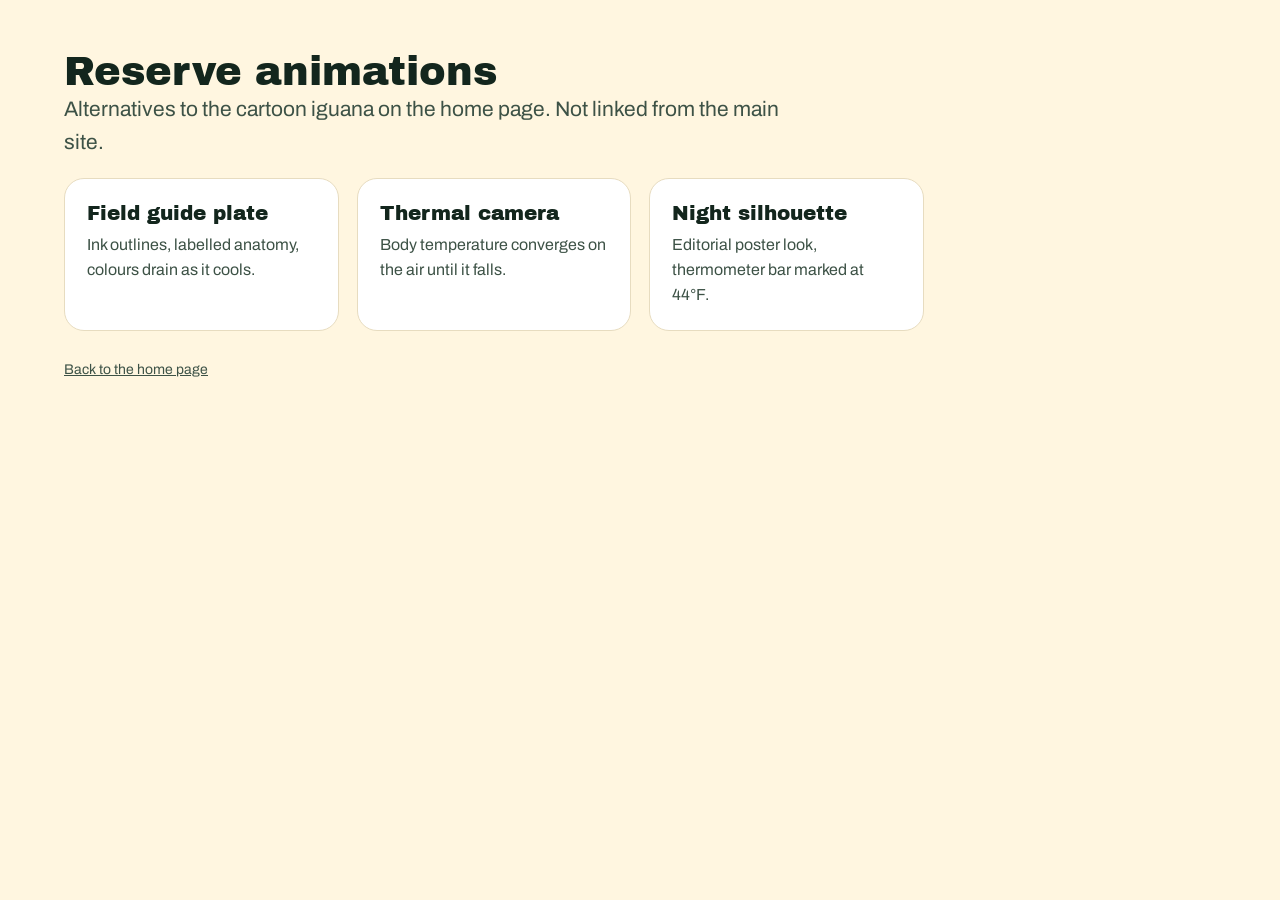
<file: animations/index.html>
<!DOCTYPE html>
<html lang="en"><head><meta charset="utf-8"><meta name="viewport" content="width=device-width,initial-scale=1">
<title>Reserve animations</title>
<link href="https://fonts.googleapis.com/css2?family=Archivo+Black&family=Archivo:wght@400;600&display=swap" rel="stylesheet">
<link rel="stylesheet" href="../assets/site.css">
<style>.grid{display:grid;grid-template-columns:repeat(auto-fill,minmax(260px,1fr));gap:18px;margin-top:20px}.grid a{display:block;text-decoration:none;background:var(--card);border:1px solid var(--line);border-radius:20px;padding:22px}.grid p{margin:6px 0 0;color:var(--soft)}</style>
</head><body><main class="band"><div class="wrap">
<h1>Reserve animations</h1>
<p class="sub">Alternatives to the cartoon iguana on the home page. Not linked from the main site.</p>
<div class="grid">
<a href="field-guide.html"><h3>Field guide plate</h3><p>Ink outlines, labelled anatomy, colours drain as it cools.</p></a>
<a href="thermal.html"><h3>Thermal camera</h3><p>Body temperature converges on the air until it falls.</p></a>
<a href="silhouette.html"><h3>Night silhouette</h3><p>Editorial poster look, thermometer bar marked at 44°F.</p></a>
</div>
<p class="note" style="margin-top:28px"><a href="../index.html">Back to the home page</a></p>
</div></main></body></html>
</file>
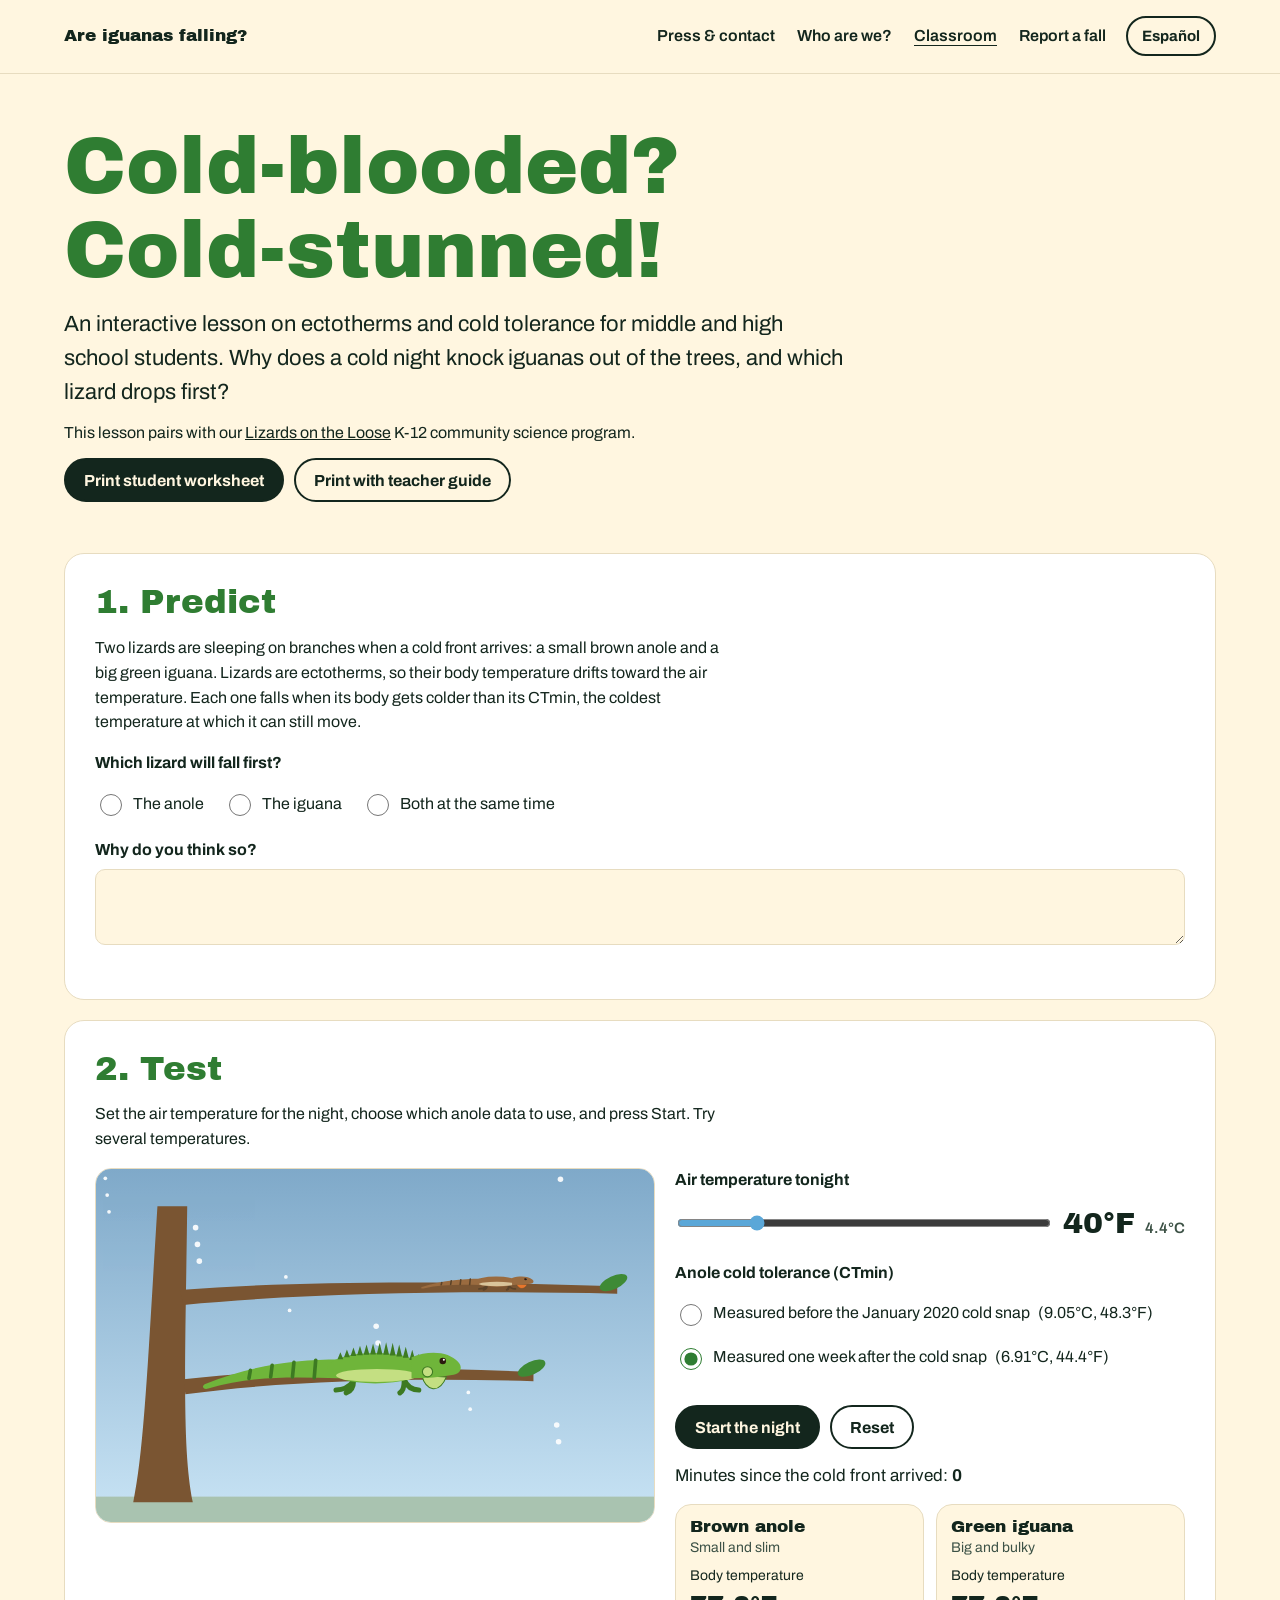
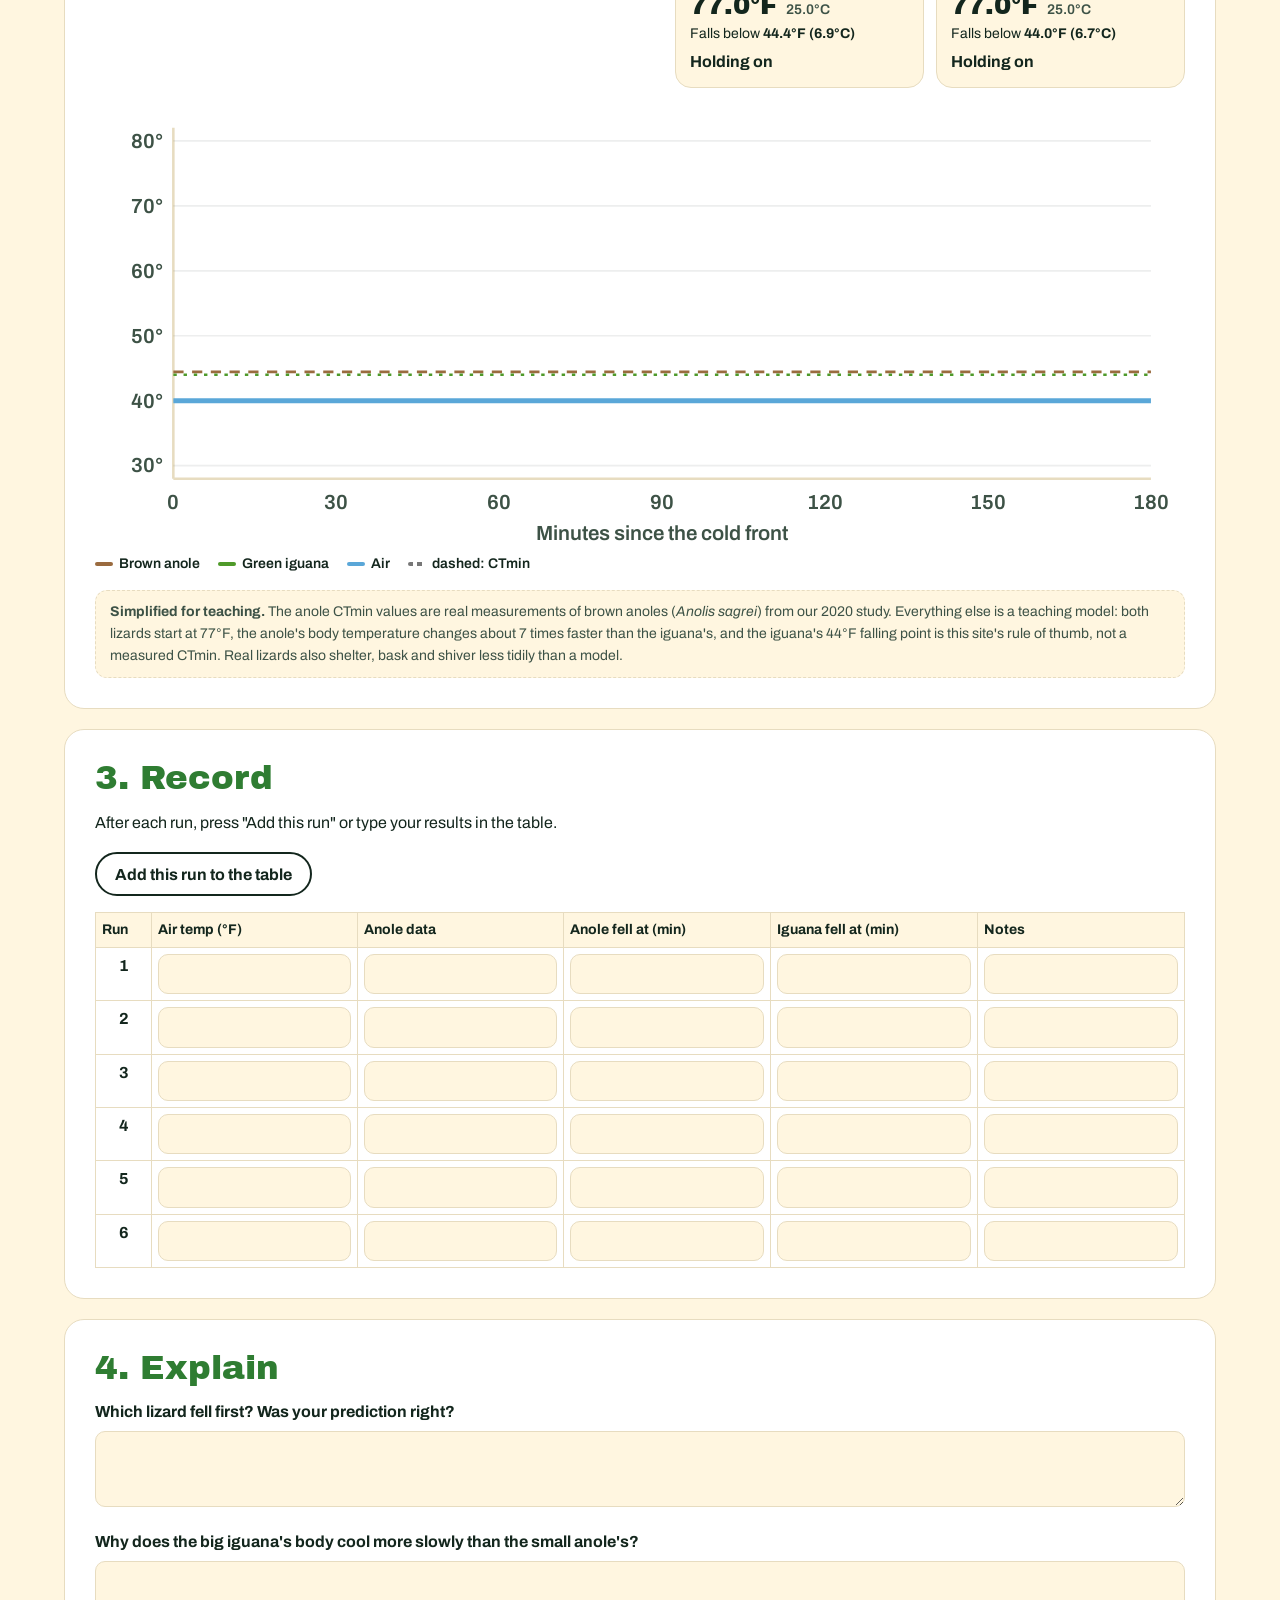
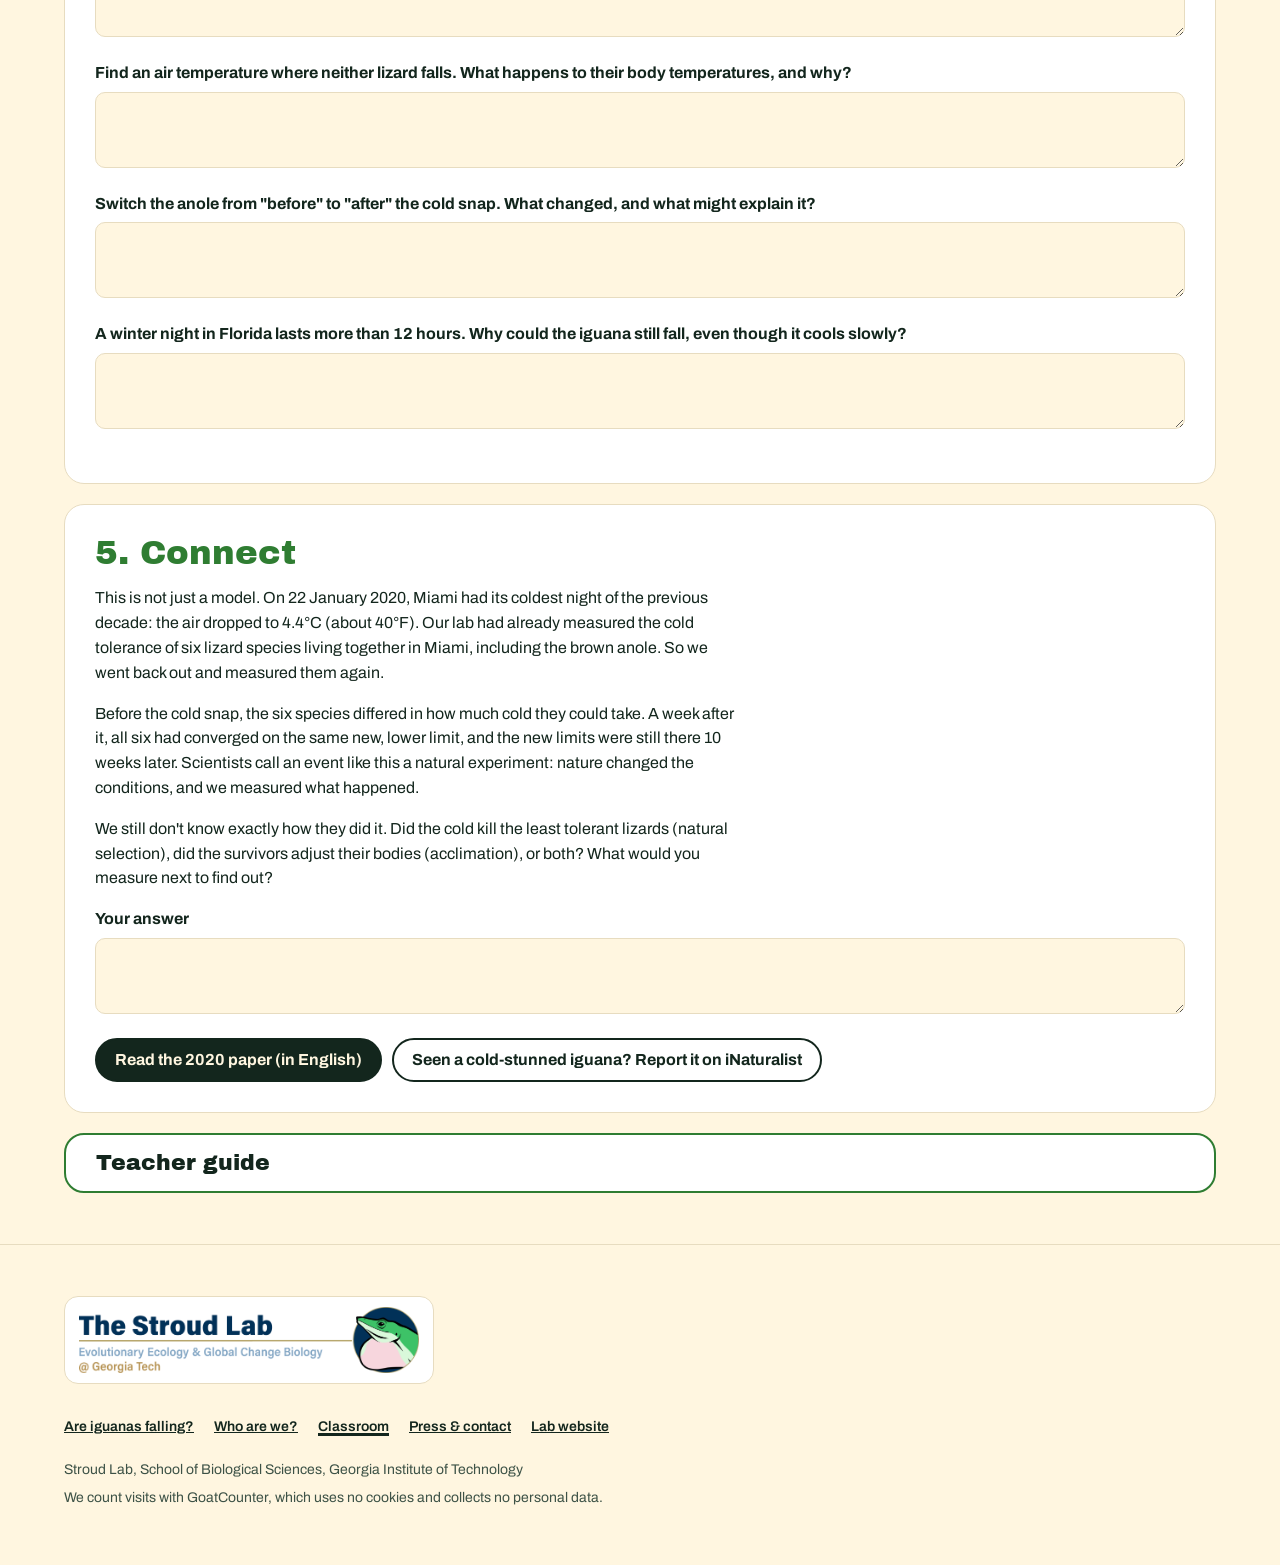
<file: classroom.html>
<!DOCTYPE html>
<html lang="en">
<head>
<meta charset="utf-8">
<meta name="viewport" content="width=device-width,initial-scale=1">
<title>Classroom | Are Iguanas Falling?</title>
<meta name="description" content="A free interactive lesson on ectotherms and cold tolerance for middle and high school, in English and Spanish, with a printable teacher guide. From the Stroud Lab at Georgia Tech.">
<link rel="canonical" href="https://www.areiguanasfallinginflorida.com/classroom.html">
<link rel="icon" href="favicon.svg" type="image/svg+xml">
<link rel="apple-touch-icon" href="apple-touch-icon.png">
<meta property="og:type" content="website">
<meta property="og:site_name" content="Are iguanas falling?">
<meta property="og:title" content="Classroom: Cold-blooded? Cold-stunned! | Are iguanas falling?">
<meta property="og:description" content="Free interactive lesson on ectotherms, thermal inertia and cold tolerance, with real data from a Miami cold snap. English and Spanish, printable teacher guide.">
<meta property="og:url" content="https://www.areiguanasfallinginflorida.com/classroom.html">
<meta property="og:image" content="https://www.areiguanasfallinginflorida.com/og-image.png">
<meta property="og:image:type" content="image/png">
<meta property="og:image:width" content="1200">
<meta property="og:image:height" content="630">
<meta property="og:image:alt" content="Tonight's answer to &quot;Are iguanas falling?&quot; in big letters, next to a cartoon green iguana on a tree branch, or belly-up on the ground when it is cold.">
<meta name="twitter:card" content="summary_large_image">
<meta name="twitter:title" content="Classroom: Cold-blooded? Cold-stunned! | Are iguanas falling?">
<meta name="twitter:description" content="Free interactive lesson on ectotherms, thermal inertia and cold tolerance, with real data from a Miami cold snap.">
<meta name="twitter:image" content="https://www.areiguanasfallinginflorida.com/og-image.png">
<link rel="preconnect" href="https://fonts.googleapis.com">
<link href="https://fonts.googleapis.com/css2?family=Archivo+Black&family=Archivo:wght@400;600;700&display=swap" rel="stylesheet">
<link rel="stylesheet" href="assets/site.css?v=20261117k">
<style>
/* A worksheet that happens to have a live experiment in the middle of it. */
.hero h1{font-size:clamp(38px,6.5vw,80px);color:var(--leaf);margin-bottom:14px}
.hero .lede{font-size:clamp(18px,2vw,22px);max-width:60ch;margin:0 0 12px}
.hero p{max-width:66ch;margin:0 0 12px}
.acts{display:flex;flex-wrap:wrap;gap:10px;margin-top:8px}
.who{display:none}
.step{background:var(--card);border:1px solid var(--line);border-radius:20px;padding:clamp(18px,3vw,30px);margin-bottom:20px}
.step>p{max-width:72ch}
.step h2{color:var(--leaf)}
fieldset{border:0;padding:0;margin:0 0 12px}
legend{font-weight:700;margin-bottom:6px;padding:0}
.choice{display:flex;flex-wrap:wrap;gap:8px 20px}
.choice label{display:inline-flex;align-items:center;gap:8px;min-height:44px;cursor:pointer}
.choice input{width:22px;height:22px;accent-color:var(--leaf)}
textarea.ans,input.cell{width:100%;font:16px/1.4 Archivo,sans-serif;padding:10px;border-radius:10px;border:1px solid var(--line);background:var(--bg);color:var(--ink)}
textarea.ans{min-height:76px;resize:vertical}
.q{margin:0 0 16px}.q label{display:block;font-weight:700;margin-bottom:6px}
/* simulation */
.lab{display:grid;grid-template-columns:minmax(0,1.1fr) minmax(0,1fr);gap:20px;align-items:start}
.scene{display:block;width:100%;height:auto;border-radius:16px;border:1px solid var(--line)}
.ctl{display:grid;gap:14px}
.ctl .air{display:grid;grid-template-columns:minmax(0,1fr) auto;gap:6px 14px;align-items:center}
.ctl .air label{grid-column:1/-1;font-weight:700}
.ctl .tv{font:400 30px "Archivo Black",sans-serif;white-space:nowrap}
.ctl .tv small{font:600 15px Archivo,sans-serif;color:var(--soft)}
input[type=range]{width:100%;height:44px;accent-color:var(--ice)}
.clock{margin:0;font-size:17px}
.cards{display:grid;grid-template-columns:repeat(2,minmax(0,1fr));gap:12px}
.liz{border:1px solid var(--line);border-radius:16px;padding:12px 14px;background:var(--bg)}
.liz h3{font-size:17px;margin:0}
.liz .sub{font-size:14px;color:var(--soft);margin:0 0 6px}
.liz .tb{font:400 26px "Archivo Black",sans-serif;margin:0}
.liz .tb small{font:600 14px Archivo,sans-serif;color:var(--soft)}
.liz .ct{font-size:14px;margin:4px 0}
.liz .st{font-weight:700;margin:6px 0 0}
.liz.down .st{color:light-dark(#b04a10,#ffb07a)}
.chart{display:block;width:100%;height:auto;margin-top:16px}
.chart text{font:600 12px Archivo,sans-serif;fill:var(--soft)}
.chart .ax{stroke:var(--line);stroke-width:1.5}
.key{display:flex;flex-wrap:wrap;gap:6px 18px;font-size:14px;font-weight:600;margin:6px 0 0}
.key span::before{content:"";display:inline-block;width:18px;height:4px;border-radius:2px;margin-right:6px;vertical-align:middle;background:var(--c)}
.simple{font-size:14px;color:var(--soft);background:var(--bg);border:1px dashed var(--line);border-radius:12px;padding:10px 14px;margin:16px 0 0;max-width:none!important}
.lz{transform-box:fill-box;transform-origin:50% 50%;transition:transform 1.1s cubic-bezier(.45,0,.85,.5)}
/* table */
.tblwrap{overflow-x:auto}
table{border-collapse:collapse;width:100%;min-width:620px}
th,td{border:1px solid var(--line);padding:6px;text-align:left;vertical-align:top}
th{font-size:14px;background:var(--bg)}
td:first-child{width:56px;text-align:center;font-weight:700}
input.cell{padding:8px;min-height:40px}
/* teacher guide */
details.guide{background:var(--card);border:2px solid var(--leaf);border-radius:20px;padding:0 clamp(18px,3vw,30px)}
details.guide summary{cursor:pointer;font:400 22px "Archivo Black",sans-serif;min-height:56px;display:flex;align-items:center;padding:12px 0}
details.guide summary:focus-visible{outline:3px solid var(--hot);outline-offset:3px}
details.guide ul{padding-left:1.2em;max-width:76ch}details.guide li{margin:0 0 8px}
details.guide p{max-width:76ch}
.links2{display:flex;flex-wrap:wrap;gap:10px;margin-top:6px}
@media(max-width:860px){.lab{grid-template-columns:minmax(0,1fr)}}
@media(max-width:420px){.cards{grid-template-columns:minmax(0,1fr)}}
@media(prefers-reduced-motion:reduce){.lz{transition:none}}
/* print: Letter paper, no nav, worksheet first, guide on its own pages */
@media print{
  @page{size:letter;margin:0.6in}
  :root{color-scheme:light}
  body{background:#fff;color:#000;font-size:11pt}
  .nav,footer,.acts,.noprint,input[type=range],button{display:none!important}
  .band{padding:0 0 10px}
  .who{display:flex;gap:30px;margin:6px 0 12px;font-weight:700}
  .who span{flex:1;border-bottom:1px solid #000;padding-bottom:2px}
  .step,details.guide{border:1px solid #999;border-radius:8px;padding:10px 14px;background:#fff;margin-bottom:12px}
  .step h2{font-size:16pt;margin-bottom:6px}
  .q,.lab,.tblwrap,.chart,fieldset,.cards,li{break-inside:avoid}
  h2,h3{break-after:avoid}
  .step>p,.q label{margin:0 0 6px}
  .chart{max-height:2.3in;width:auto;margin:8px auto 0}
  .simple{font-size:9pt;margin-top:8px}
  .lab{grid-template-columns:1fr 1fr}
  .scene{max-height:2.6in;width:auto}
  textarea.ans{border:0;border-bottom:1px solid #000;border-radius:0;min-height:0.9in;background:#fff}
  input.cell{border:0;background:#fff;min-height:0.32in}
  table{min-width:0}
  .tblwrap{overflow:visible}
  details.guide{break-before:page;border-color:#2f7d32}
  details.guide summary{list-style:none;font-size:18pt}
  details.guide summary::-webkit-details-marker{display:none}
  body.ws-only details.guide{display:none}
  a{color:#000}
}
</style>
</head>
<body>
<nav class="nav" aria-label="Site">
  <a class="home" href="index.html" data-i18n="nav_home">Are iguanas falling?</a>
  <div class="links">
    <a href="press.html" data-i18n="nav_press">Press &amp; contact</a>
    <a href="who.html" data-i18n="nav_who">Who are we?</a>
    <a href="classroom.html" aria-current="page" data-i18n="nav_class">Classroom</a>
    <a href="https://www.inaturalist.org/projects/are-iguanas-falling" data-i18n="nav_report">Report a fall</a>
    <button class="lang" type="button" data-lang-toggle data-i18n="lang_btn">Español</button>
  </div>
</nav>

<header class="band"><div class="wrap hero">
  <h1 data-i18n="cl_title">Cold-blooded? Cold-stunned!</h1>
  <p class="lede" data-i18n="cl_lede"></p>
  <p data-i18n="cl_pairs"></p>
  <div class="acts">
    <button type="button" class="solid" id="printWs" data-i18n="cl_print_ws">Print student worksheet</button>
    <button type="button" id="printAll" data-i18n="cl_print_all">Print with teacher guide</button>
  </div>
  <div class="who"><span data-i18n="cl_name">Name</span><span data-i18n="cl_date">Date</span></div>
</div></header>

<main class="band" style="padding-top:0"><div class="wrap">

  <section class="step" aria-labelledby="s1">
    <h2 id="s1" data-i18n="cl_step1">1. Predict</h2>
    <p data-i18n="cl_step1_p"></p>
    <fieldset>
      <legend data-i18n="cl_q_first">Which lizard will fall first?</legend>
      <div class="choice">
        <label><input type="radio" name="pred" value="anole"> <span data-i18n="cl_opt_anole">The anole</span></label>
        <label><input type="radio" name="pred" value="iguana"> <span data-i18n="cl_opt_iguana">The iguana</span></label>
        <label><input type="radio" name="pred" value="same"> <span data-i18n="cl_opt_same">Both at the same time</span></label>
      </div>
    </fieldset>
    <div class="q"><label for="predWhy" data-i18n="cl_q_why">Why do you think so?</label>
      <textarea class="ans" id="predWhy"></textarea></div>
  </section>

  <section class="step" aria-labelledby="s2">
    <h2 id="s2" data-i18n="cl_step2">2. Test</h2>
    <p data-i18n="cl_step2_p"></p>
    <div class="lab">
      <svg class="scene" id="scene" viewBox="0 0 600 380" role="img" data-i18n-aria="cl_scene_alt" aria-label="A small brown anole and a large green iguana sleeping on two branches of a tree"></svg>
      <div class="ctl">
        <div class="air">
          <label for="air" data-i18n="cl_air">Air temperature tonight</label>
          <input id="air" type="range" min="30" max="80" step="1" value="40">
          <div class="tv" id="airV">40°F</div>
        </div>
        <fieldset>
          <legend data-i18n="cl_anole_data">Anole cold tolerance (CTmin)</legend>
          <div class="choice" style="flex-direction:column;gap:0">
            <label><input type="radio" name="ct" value="before"> <span data-i18n="cl_anole_before"></span> <span class="ctv" data-v="before"></span></label>
            <label><input type="radio" name="ct" value="after" checked> <span data-i18n="cl_anole_after"></span> <span class="ctv" data-v="after"></span></label>
          </div>
        </fieldset>
        <div class="acts" style="margin:0">
          <button type="button" class="solid" id="go" data-i18n="cl_start">Start the night</button>
          <button type="button" id="reset" data-i18n="cl_reset">Reset</button>
        </div>
        <p class="clock" id="clock" aria-live="off"></p>
        <div class="cards">
          <div class="liz" id="cardA"><h3 data-i18n="cl_anole">Brown anole</h3><p class="sub" data-i18n="cl_anole_sub"></p>
            <p class="ct"><span data-i18n="cl_body">Body temperature</span></p><p class="tb" id="tbA"></p>
            <p class="ct"><span data-i18n="cl_falls_at">Falls below</span> <b id="ctA"></b></p><p class="st" id="stA" aria-live="polite"></p></div>
          <div class="liz" id="cardI"><h3 data-i18n="cl_iguana">Green iguana</h3><p class="sub" data-i18n="cl_iguana_sub"></p>
            <p class="ct"><span data-i18n="cl_body">Body temperature</span></p><p class="tb" id="tbI"></p>
            <p class="ct"><span data-i18n="cl_falls_at">Falls below</span> <b id="ctI"></b></p><p class="st" id="stI" aria-live="polite"></p></div>
        </div>
      </div>
    </div>
    <svg class="chart" id="chart" viewBox="0 0 640 260" role="img" data-i18n-aria="cl_chart_alt" aria-label="Graph of body temperature over time"></svg>
    <p class="key"><span style="--c:#9a6b3f" data-i18n="cl_anole">Brown anole</span><span style="--c:#4f9a2a" data-i18n="cl_iguana">Green iguana</span><span style="--c:#5aa7d8" data-i18n="cl_chart_air">Air</span><span style="--c:repeating-linear-gradient(90deg,#777 0 5px,transparent 5px 9px)" data-i18n="cl_chart_ct">dashed: CTmin</span></p>
    <p class="simple" data-i18n="cl_simplified"></p>
  </section>

  <section class="step" aria-labelledby="s3">
    <h2 id="s3" data-i18n="cl_step3">3. Record</h2>
    <p data-i18n="cl_step3_p"></p>
    <p class="noprint"><button type="button" id="add" data-i18n="cl_add">Add this run to the table</button></p>
    <div class="tblwrap"><table>
      <thead><tr><th data-i18n="cl_th_run">Run</th><th data-i18n="cl_th_air">Air temp (°F)</th><th data-i18n="cl_th_ct">Anole data</th><th data-i18n="cl_th_anole">Anole fell at (min)</th><th data-i18n="cl_th_iguana">Iguana fell at (min)</th><th data-i18n="cl_th_notes">Notes</th></tr></thead>
      <tbody id="rows"></tbody>
    </table></div>
  </section>

  <section class="step" aria-labelledby="s4">
    <h2 id="s4" data-i18n="cl_step4">4. Explain</h2>
    <div class="q"><label for="e1" data-i18n="cl_e1"></label><textarea class="ans" id="e1"></textarea></div>
    <div class="q"><label for="e2" data-i18n="cl_e2"></label><textarea class="ans" id="e2"></textarea></div>
    <div class="q"><label for="e3" data-i18n="cl_e3"></label><textarea class="ans" id="e3"></textarea></div>
    <div class="q"><label for="e4" data-i18n="cl_e4"></label><textarea class="ans" id="e4"></textarea></div>
    <div class="q"><label for="e5" data-i18n="cl_e5"></label><textarea class="ans" id="e5"></textarea></div>
  </section>

  <section class="step" aria-labelledby="s5">
    <h2 id="s5" data-i18n="cl_step5">5. Connect</h2>
    <!-- Facts in this section: Stroud et al. 2020, Biology Letters 16:20200625,
         doi:10.1098/rsbl.2020.0625 (read at PMC7655475): 4.4°C decade low on
         22 Jan 2020; six co-occurring species; convergence one week after;
         new limits held at 10 weeks; selection vs plasticity left open in the Discussion. -->
    <p data-i18n="cl_c1"></p>
    <p data-i18n="cl_c2"></p>
    <p data-i18n="cl_c3"></p>
    <div class="q"><label for="c3" class="noprint" data-i18n="cl_answer_here">Your answer</label><textarea class="ans" id="c3"></textarea></div>
    <div class="links2 noprint">
      <a class="btn solid" href="https://doi.org/10.1098/rsbl.2020.0625" data-i18n="cl_c_paper">Read the 2020 paper</a>
      <a class="btn" href="https://www.inaturalist.org/projects/are-iguanas-falling" data-i18n="cl_c_inat">Report it on iNaturalist</a>
    </div>
  </section>

  <details class="guide" id="guide">
    <summary data-i18n="tg_title">Teacher guide</summary>
    <h3 data-i18n="tg_obj_h">Learning objectives</h3>
    <ul><li data-i18n="tg_obj1"></li><li data-i18n="tg_obj2"></li><li data-i18n="tg_obj3"></li><li data-i18n="tg_obj4"></li></ul>
    <h3 data-i18n="tg_vocab_h">Vocabulary</h3>
    <ul><li data-i18n="tg_v_ecto"></li><li data-i18n="tg_v_endo"></li><li data-i18n="tg_v_tb"></li><li data-i18n="tg_v_ct"></li><li data-i18n="tg_v_ti"></li><li data-i18n="tg_v_inv"></li><li data-i18n="tg_v_ne"></li></ul>
    <h3 data-i18n="tg_time_h">Timing</h3>
    <p data-i18n="tg_time"></p>
    <h3 data-i18n="tg_key_h">Answer key</h3>
    <ul><li data-i18n="tg_k1"></li><li data-i18n="tg_k2"></li><li data-i18n="tg_k3"></li><li data-i18n="tg_k4"></li><li data-i18n="tg_k5"></li></ul>
    <p data-i18n="tg_safety"></p>
    <h3 data-i18n="tg_ext_h">Extension ideas</h3>
    <ul><li data-i18n="tg_x1"></li><li data-i18n="tg_x2"></li><li data-i18n="tg_x3"></li><li data-i18n="tg_x4"></li></ul>
    <h3 data-i18n="tg_std_h">Standards</h3>
    <!-- NGSS codes checked on nextgenscience.org (Nov 2026):
         MS-LS2-4 "Construct an argument supported by empirical evidence that changes to physical
         or biological components of an ecosystem affect populations."
         HS-LS1-3 "Plan and conduct an investigation to provide evidence that feedback mechanisms
         maintain homeostasis."
         TODO(James): confirm these are the alignments you want, and add Florida (B.E.S.T./NGSSS)
         or Georgia standards if you want them; none were checked. -->
    <p data-i18n="tg_std"></p>
    <p style="padding-bottom:20px"></p>
  </details>

</div></main>

<footer class="band"><div class="wrap">
  <a class="lablogo" href="https://www.thestroudlab.com" data-i18n-aria="logo_link" aria-label="The Stroud Lab at Georgia Tech, lab website"><img src="assets/stroud-lab-logo.png" alt="" width="1600" height="311" loading="lazy"></a>
  <nav class="footnav" aria-label="Footer">
    <a href="index.html" data-i18n="nav_home">Are iguanas falling?</a>
    <a href="who.html" data-i18n="nav_who">Who are we?</a>
    <a href="classroom.html" aria-current="page" data-i18n="nav_class">Classroom</a>
    <a href="press.html" data-i18n="nav_press">Press</a>
    <a href="https://www.thestroudlab.com" data-i18n="link_site">Lab website</a>
  </nav>
  <p data-i18n="foot_lab">Stroud Lab, School of Biological Sciences, Georgia Institute of Technology</p>
  <p data-i18n="privacy">We count visits with GoatCounter, which uses no cookies and collects no personal data.</p>
</div></footer>

<script src="assets/i18n.js?v=20261117k"></script>
<script src="assets/analytics.js?v=20261117k"></script>
<script>
{
/* ===== MODEL SETTINGS =====
   Real data: brown anole (Anolis sagrei) CTmin from Stroud et al. 2020, Biology Letters 16:20200625,
   Table 1 (doi:10.1098/rsbl.2020.0625, PMC7655475): 9.05 ± 0.3 °C before the cold event (n = 12),
   6.91 ± 0.5 °C one week after (n = 10).
   Simplified for teaching (labelled on the page, not from a source):
   - starting body temperature 77°F for both lizards
   - time constants TAU (minutes): body temp approaches air temp as Tb = Ta + (T0 - Ta)·e^(-t/TAU)
   - iguana falling point 44°F: this site's rule of thumb (FALL in index.html), not a measured CTmin.
     TODO(James): replace with a published Iguana iguana CTmin if you want one, and cite it here. */
const START_F=77, TAU={a:6, i:42}, IGUANA_FALL_F=44;
const ANOLE_CT_C={before:9.05, after:6.91};
const SIM_MIN=180, MS_PER_MIN=45;

const $=id=>document.getElementById(id);
const c2f=c=>c*9/5+32, f2c=f=>(f-32)*5/9;
const fmtF=f=>`${f.toFixed(1)}°F`, fmtC=f=>`${f2c(f).toFixed(1)}°C`;
const anoleCT=()=>c2f(ANOLE_CT_C[document.querySelector('input[name=ct]:checked').value]);
const body=(k,t,air)=>air+(START_F-air)*Math.exp(-t/TAU[k]);
function fallTime(k,ct,air){ if(air>=ct) return null; return -TAU[k]*Math.log((ct-air)/(START_F-air)); }

/* ----- drawing: the site's cartoon iguana, and a smaller, slimmer, brown anole ----- */
let crest="";for(let x=-48;x<=60;x+=9){const y=-21*Math.sqrt(Math.max(0,1-(x/66)**2));const h=6+10*(1-Math.abs(x-20)/80);crest+=`M${x-4},${y+2}L${x},${y-h}L${x+4},${y+2}Z`;}
function lizard(p,withCrest){return `
  <path d="M-50,-12 C-110,-12 -170,-4 -235,22 C-240,26 -236,30 -230,28 C-170,10 -110,12 -50,14 Z" fill="${p.ig}"/>
  <g stroke="${p.ig2}" stroke-width="5" stroke-linecap="round"><path d="M-82,-11 L-84,13"/><path d="M-112,-8 L-114,12"/><path d="M-142,-4 L-144,12"/><path d="M-172,3 L-174,14"/></g>
  <path d="M-30,18 C-36,26 -44,30 -54,30 M-30,18 C-30,28 -34,32 -40,34" stroke="${p.ig2}" stroke-width="7" stroke-linecap="round" fill="none"/>
  <path d="M40,16 C44,26 50,30 60,30 M40,16 C40,26 38,32 34,34" stroke="${p.ig2}" stroke-width="7" stroke-linecap="round" fill="none"/>
  <ellipse cx="0" cy="0" rx="66" ry="21" fill="${p.ig}"/>
  <ellipse cx="2" cy="10" rx="56" ry="9" fill="${p.belly}"/>
  ${withCrest?`<path d="${crest}" fill="${p.ig2}"/>`:""}
  <path d="M64,10 C70,32 88,36 98,12 Z" fill="${p.dew}" stroke="${p.ig2}" stroke-width="1.5"/>
  <path d="M50,-15 C76,-26 102,-22 114,-9 C121,-2 118,7 108,9 C90,12 70,14 50,14 Z" fill="${p.ig}"/>
  ${withCrest?`<circle cx="72" cy="5" r="7" fill="${p.belly}" stroke="${p.ig2}" stroke-width="1.5"/>`:""}
  <circle cx="93" cy="-10" r="4.5" fill="#2b1a0e"/><circle cx="94.5" cy="-11.5" r="1.4" fill="#fff"/>
  <path class="lid" d="M88,-12 C90,-16 97,-16 99,-12 C97,-8 90,-8 88,-12Z" fill="${p.ig2}" opacity="0"/>`;}
const IG={ig:"#6fb53a",ig2:"#3d7a22",belly:"#c4df82",dew:"#c4df82"};
const AN={ig:"#9a6b3f",ig2:"#5b4329",belly:"#d9c49a",dew:"#e8762b"};
/* outer <g> places and scales each lizard; inner .lz is what falls (CSS transform) */
const PLACE={a:{x:430,y:121,sx:.34,sy:.26},i:{x:300,y:214,sx:.78,sy:.78}};
const GROUND=352;
$("scene").innerHTML=`
  <defs><linearGradient id="sk" x1="0" y1="0" x2="0" y2="1"><stop offset="0" stop-color="#7fa9c9"/><stop offset="1" stop-color="#c9e4f5"/></linearGradient></defs>
  <rect width="600" height="380" fill="url(#sk)"/>
  <g fill="#fff" opacity=".9">${Array.from({length:18},(_,i)=>`<circle cx="${(i*97)%580+10}" cy="${(i*53)%300+10}" r="${2+i%2}"/>`).join("")}</g>
  <rect y="${GROUND}" width="600" height="${380-GROUND}" fill="#a9c3b0"/>
  <path d="M40,${GROUND+6} C52,300 56,200 66,40 L98,40 C96,200 92,300 104,${GROUND+6} Z" fill="#7a5532"/>
  <path d="M90,130 C220,120 380,120 560,126 L560,134 C380,130 220,134 94,146 Z" fill="#7a5532"/>
  <path d="M94,226 C200,214 330,212 470,218 L470,228 C330,224 200,228 96,242 Z" fill="#7a5532"/>
  <g fill="#3e8a35"><ellipse cx="556" cy="122" rx="16" ry="7" transform="rotate(-25 556 122)"/><ellipse cx="468" cy="214" rx="16" ry="7" transform="rotate(-25 468 214)"/></g>
  <g transform="translate(${PLACE.i.x},${PLACE.i.y}) scale(${PLACE.i.sx},${PLACE.i.sy})"><g class="lz" id="lzI">${lizard(IG,true)}</g></g>
  <g transform="translate(${PLACE.a.x},${PLACE.a.y}) scale(${PLACE.a.sx},${PLACE.a.sy})"><g class="lz" id="lzA">${lizard(AN,false)}</g></g>`;
function setFallen(k,down){
  const el=$(k==="a"?"lzA":"lzI"),P=PLACE[k];
  const dy=(GROUND-8-P.y)/P.sy; // local units to the ground
  el.style.transform=down?`translate(-10px,${dy}px) rotate(180deg)`:"";
  el.querySelector(".lid").setAttribute("opacity",down?1:0);
}

/* ----- chart ----- */
const CH={l:46,r:620,t:14,b:220,tmin:0,tmax:SIM_MIN,fmin:28,fmax:82};
const cx=t=>CH.l+(t-CH.tmin)/(CH.tmax-CH.tmin)*(CH.r-CH.l), cy=f=>CH.b-(f-CH.fmin)/(CH.fmax-CH.fmin)*(CH.b-CH.t);
function drawChart(tNow){
  const air=+$("air").value, ctA=anoleCT();
  const line=(k)=>{let d="";for(let t=0;t<=tNow;t+=1)d+=(t?"L":"M")+cx(t).toFixed(1)+","+cy(body(k,t,air)).toFixed(1);return d;};
  let g=`<line class="ax" x1="${CH.l}" y1="${CH.b}" x2="${CH.r}" y2="${CH.b}"/><line class="ax" x1="${CH.l}" y1="${CH.t}" x2="${CH.l}" y2="${CH.b}"/>`;
  for(let f=30;f<=80;f+=10)g+=`<text x="${CH.l-6}" y="${cy(f)+4}" text-anchor="end">${f}°</text><line x1="${CH.l}" x2="${CH.r}" y1="${cy(f)}" y2="${cy(f)}" stroke="currentColor" opacity=".07"/>`;
  for(let t=0;t<=SIM_MIN;t+=30)g+=`<text x="${cx(t)}" y="${CH.b+18}" text-anchor="middle">${t}</text>`;
  g+=`<text x="${(CH.l+CH.r)/2}" y="${CH.b+36}" text-anchor="middle">${window.t("cl_chart_x")}</text>`;
  g+=`<line x1="${CH.l}" x2="${CH.r}" y1="${cy(air)}" y2="${cy(air)}" stroke="#5aa7d8" stroke-width="3"/>`;
  g+=`<line x1="${CH.l}" x2="${CH.r}" y1="${cy(ctA)}" y2="${cy(ctA)}" stroke="#9a6b3f" stroke-width="1.5" stroke-dasharray="6 5"/>`;
  g+=`<line x1="${CH.l}" x2="${CH.r}" y1="${cy(IGUANA_FALL_F)}" y2="${cy(IGUANA_FALL_F)}" stroke="#4f9a2a" stroke-width="1.5" stroke-dasharray="2 4"/>`;
  g+=`<path d="${line("a")}" fill="none" stroke="#9a6b3f" stroke-width="3.5"/><path d="${line("i")}" fill="none" stroke="#4f9a2a" stroke-width="3.5"/>`;
  $("chart").innerHTML=g;
}

/* ----- simulation state ----- */
let tNow=0,raf=null,lastRun=null,runN=0;
function status(k,t,air,ct){
  const ft=fallTime(k,ct,air),down=ft!==null&&t>=ft;
  const el=$(k==="a"?"stA":"stI");
  if(down)el.textContent=window.t("cl_fell",{m:Math.round(ft)});
  else if(t>=SIM_MIN)el.textContent=ft===null?window.t("cl_never"):window.t(k==="a"?"cl_holding":"cl_holding_f");
  else el.textContent=window.t(k==="a"?"cl_holding":"cl_holding_f");
  $(k==="a"?"cardA":"cardI").classList.toggle("down",down);
  return down;
}
let wasDown={a:false,i:false};
function paint(){
  const air=+$("air").value, ctA=anoleCT();
  $("airV").innerHTML=`${air}°F <small>${f2c(air).toFixed(1)}°C</small>`;
  $("ctA").textContent=`${fmtF(ctA)} (${fmtC(ctA)})`;
  $("ctI").textContent=`${fmtF(IGUANA_FALL_F)} (${fmtC(IGUANA_FALL_F)})`;
  for(const k of ["a","i"]){const tb=body(k,tNow,air);$(k==="a"?"tbA":"tbI").innerHTML=`${fmtF(tb)} <small>${fmtC(tb)}</small>`;}
  $("clock").innerHTML=window.t("cl_clock",{m:Math.floor(tNow)});
  const dA=status("a",tNow,air,ctA), dI=status("i",tNow,air,IGUANA_FALL_F);
  if(dA!==wasDown.a)setFallen("a",dA); if(dI!==wasDown.i)setFallen("i",dI);
  wasDown={a:dA,i:dI};
  drawChart(tNow);
  document.querySelectorAll(".ctv").forEach(s=>{const c=ANOLE_CT_C[s.dataset.v];s.textContent=`(${c.toFixed(2)}°C, ${c2f(c).toFixed(1)}°F)`;});
}
function stop(){if(raf)cancelAnimationFrame(raf);raf=null;}
function reset(){stop();tNow=0;wasDown={a:null,i:null};paint();}
function finish(){
  const air=+$("air").value,ct=document.querySelector('input[name=ct]:checked').value;
  const fa=fallTime("a",anoleCT(),air),fi=fallTime("i",IGUANA_FALL_F,air);
  lastRun={air,ct,a:fa===null?null:Math.round(fa),i:fi===null?null:Math.round(fi)};
}
$("go").addEventListener("click",()=>{
  stop();tNow=0;wasDown={a:null,i:null};
  if(matchMedia("(prefers-reduced-motion: reduce)").matches){tNow=SIM_MIN;paint();finish();return;}
  const t0=performance.now();
  const step=now=>{tNow=Math.min(SIM_MIN,(now-t0)/MS_PER_MIN);paint();
    if(tNow<SIM_MIN)raf=requestAnimationFrame(step);else{raf=null;finish();}};
  raf=requestAnimationFrame(step);
});
$("reset").addEventListener("click",reset);
$("air").addEventListener("input",reset);
document.querySelectorAll("input[name=ct]").forEach(r=>r.addEventListener("change",reset));

/* ----- record table: 6 editable rows; "Add this run" fills the next empty one ----- */
const ROWS=6;
$("rows").innerHTML=Array.from({length:ROWS},(_,i)=>`<tr><td>${i+1}</td>${["air","ct","a","i","n"].map(f=>`<td><input class="cell" data-f="${f}" aria-label=""></td>`).join("")}</tr>`).join("");
function labelCells(){
  const heads=[...document.querySelectorAll("thead th")].map(th=>th.textContent);
  document.querySelectorAll("#rows tr").forEach((tr,r)=>tr.querySelectorAll("input").forEach((inp,c)=>inp.setAttribute("aria-label",`${heads[c+1]}, ${heads[0]} ${r+1}`)));
}
$("add").addEventListener("click",()=>{
  if(!lastRun){$("go").focus();return;}
  const tr=[...document.querySelectorAll("#rows tr")].find(r=>![...r.querySelectorAll("input")].some(i=>i.value))||document.querySelectorAll("#rows tr")[ROWS-1];
  const v={air:lastRun.air,ct:window.t("cl_ct_"+lastRun.ct),a:lastRun.a??window.t("cl_did_not"),i:lastRun.i??window.t("cl_did_not")};
  tr.querySelectorAll("input").forEach(inp=>{if(inp.dataset.f in v)inp.value=v[inp.dataset.f];});
});

/* ----- print buttons ----- */
function doPrint(withGuide){
  document.body.classList.toggle("ws-only",!withGuide);
  const g=$("guide"),was=g.open;g.open=withGuide;
  window.print();
  setTimeout(()=>{g.open=was;document.body.classList.remove("ws-only");},500);
}
$("printWs").addEventListener("click",()=>doPrint(false));
$("printAll").addEventListener("click",()=>doPrint(true));
window.addEventListener("beforeprint",()=>{if(!document.body.classList.contains("ws-only"))$("guide").open=true;});

window.onLangChange(()=>{paint();labelCells();});
window.applyI18n();
reset();
if(window.track)window.track("classroom-visit");
}
</script>
</body>
</html>
</file>
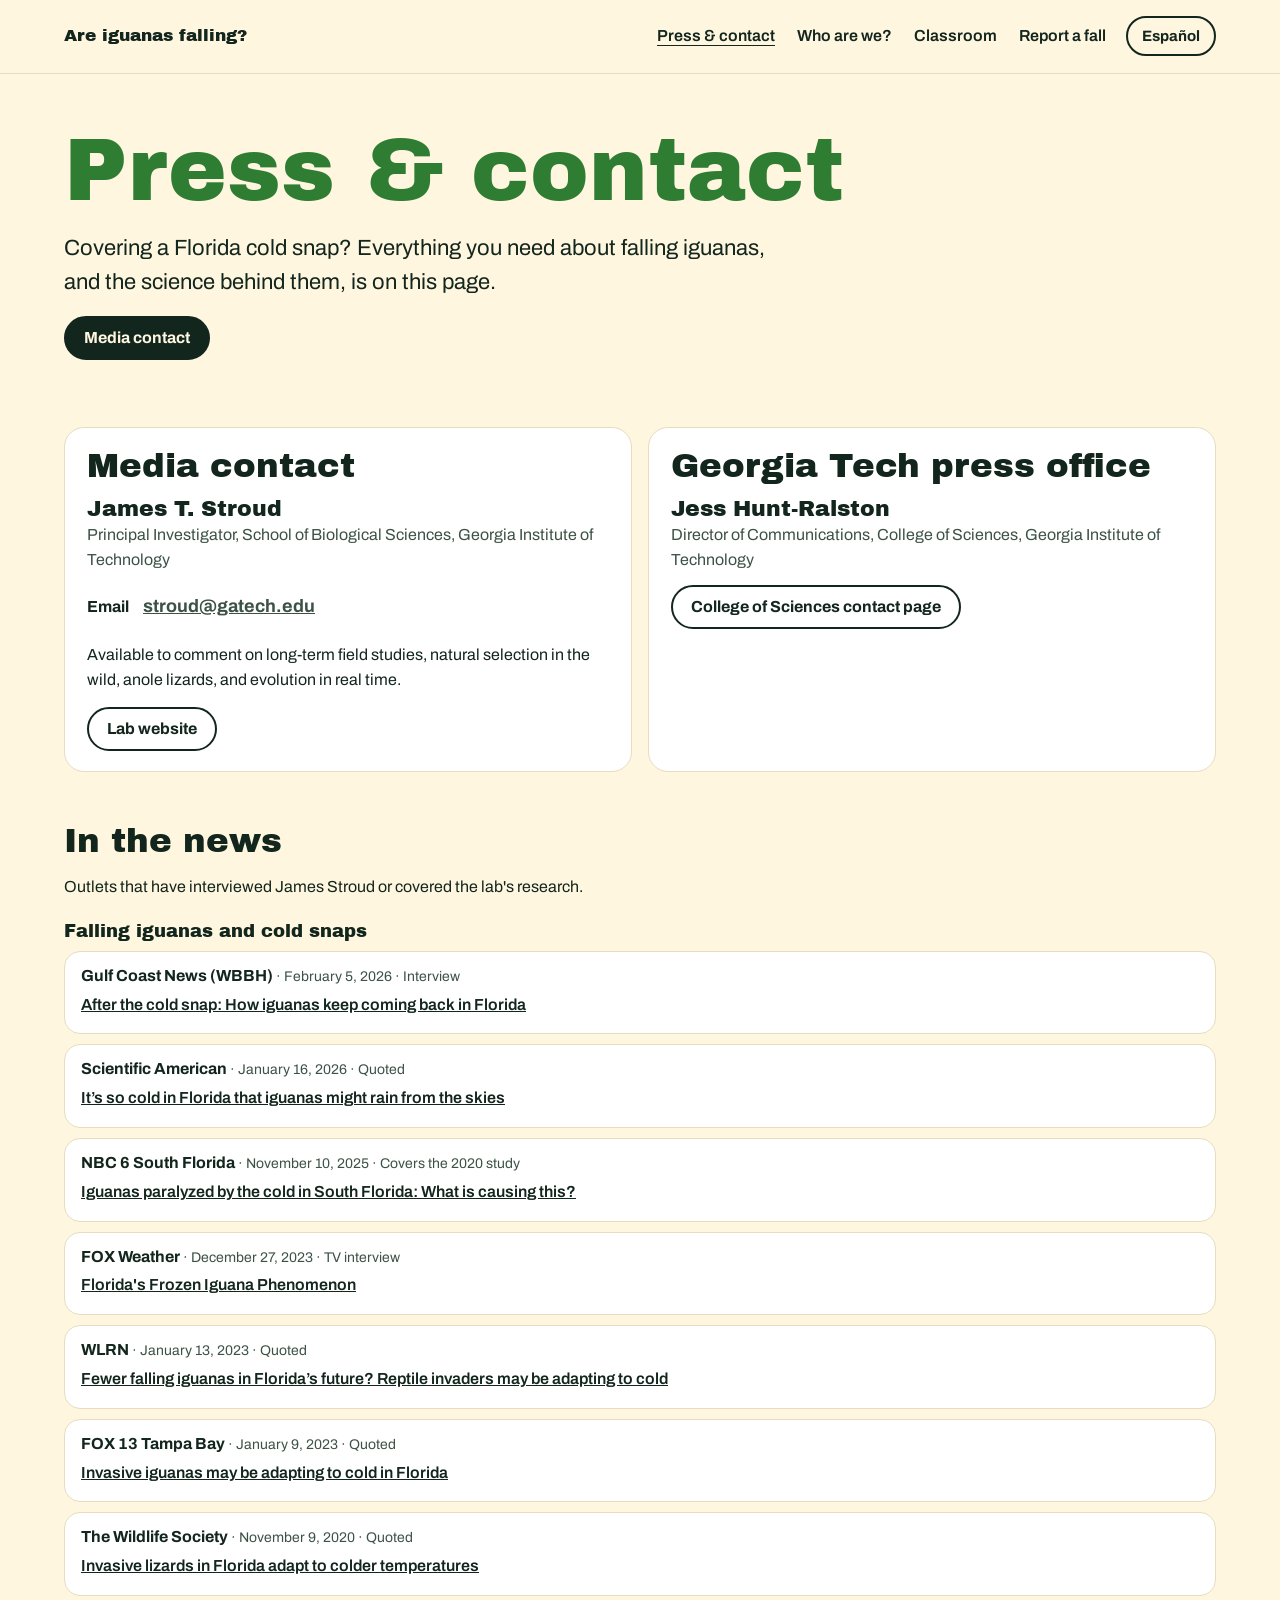
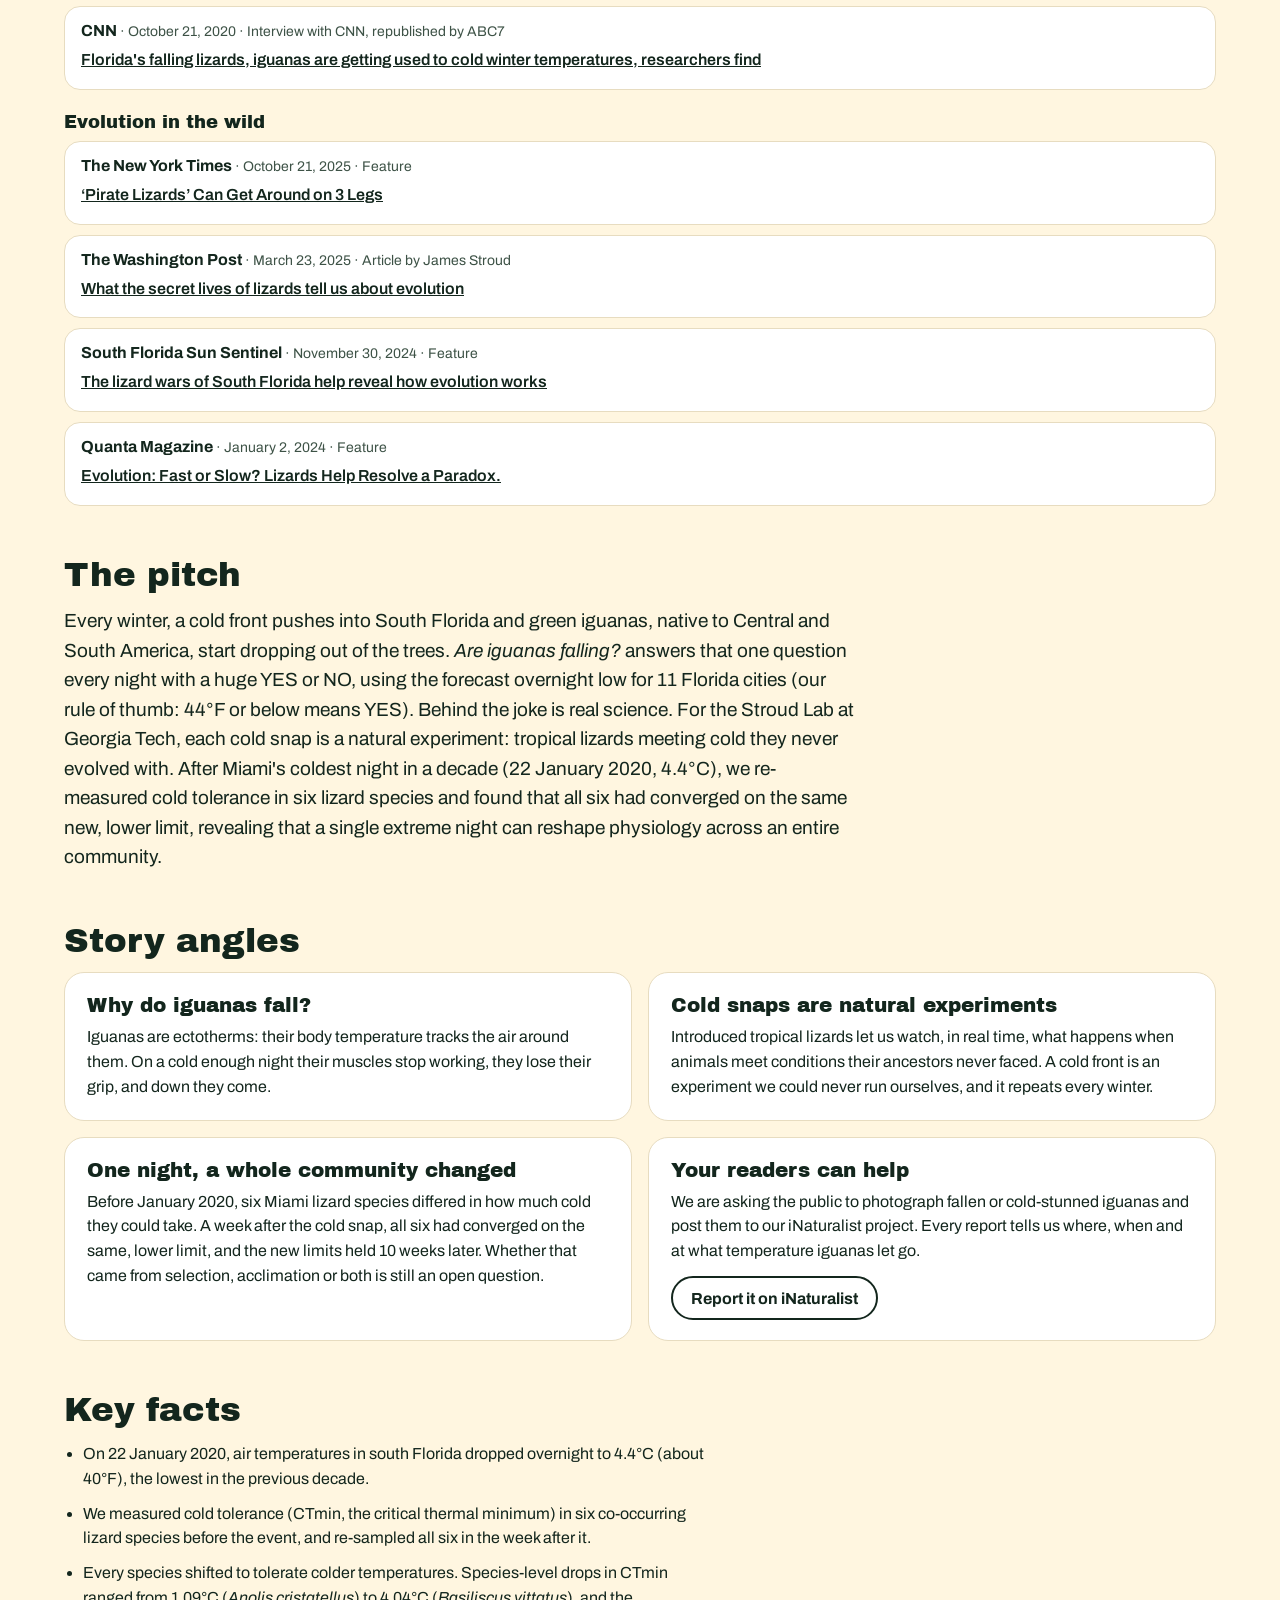
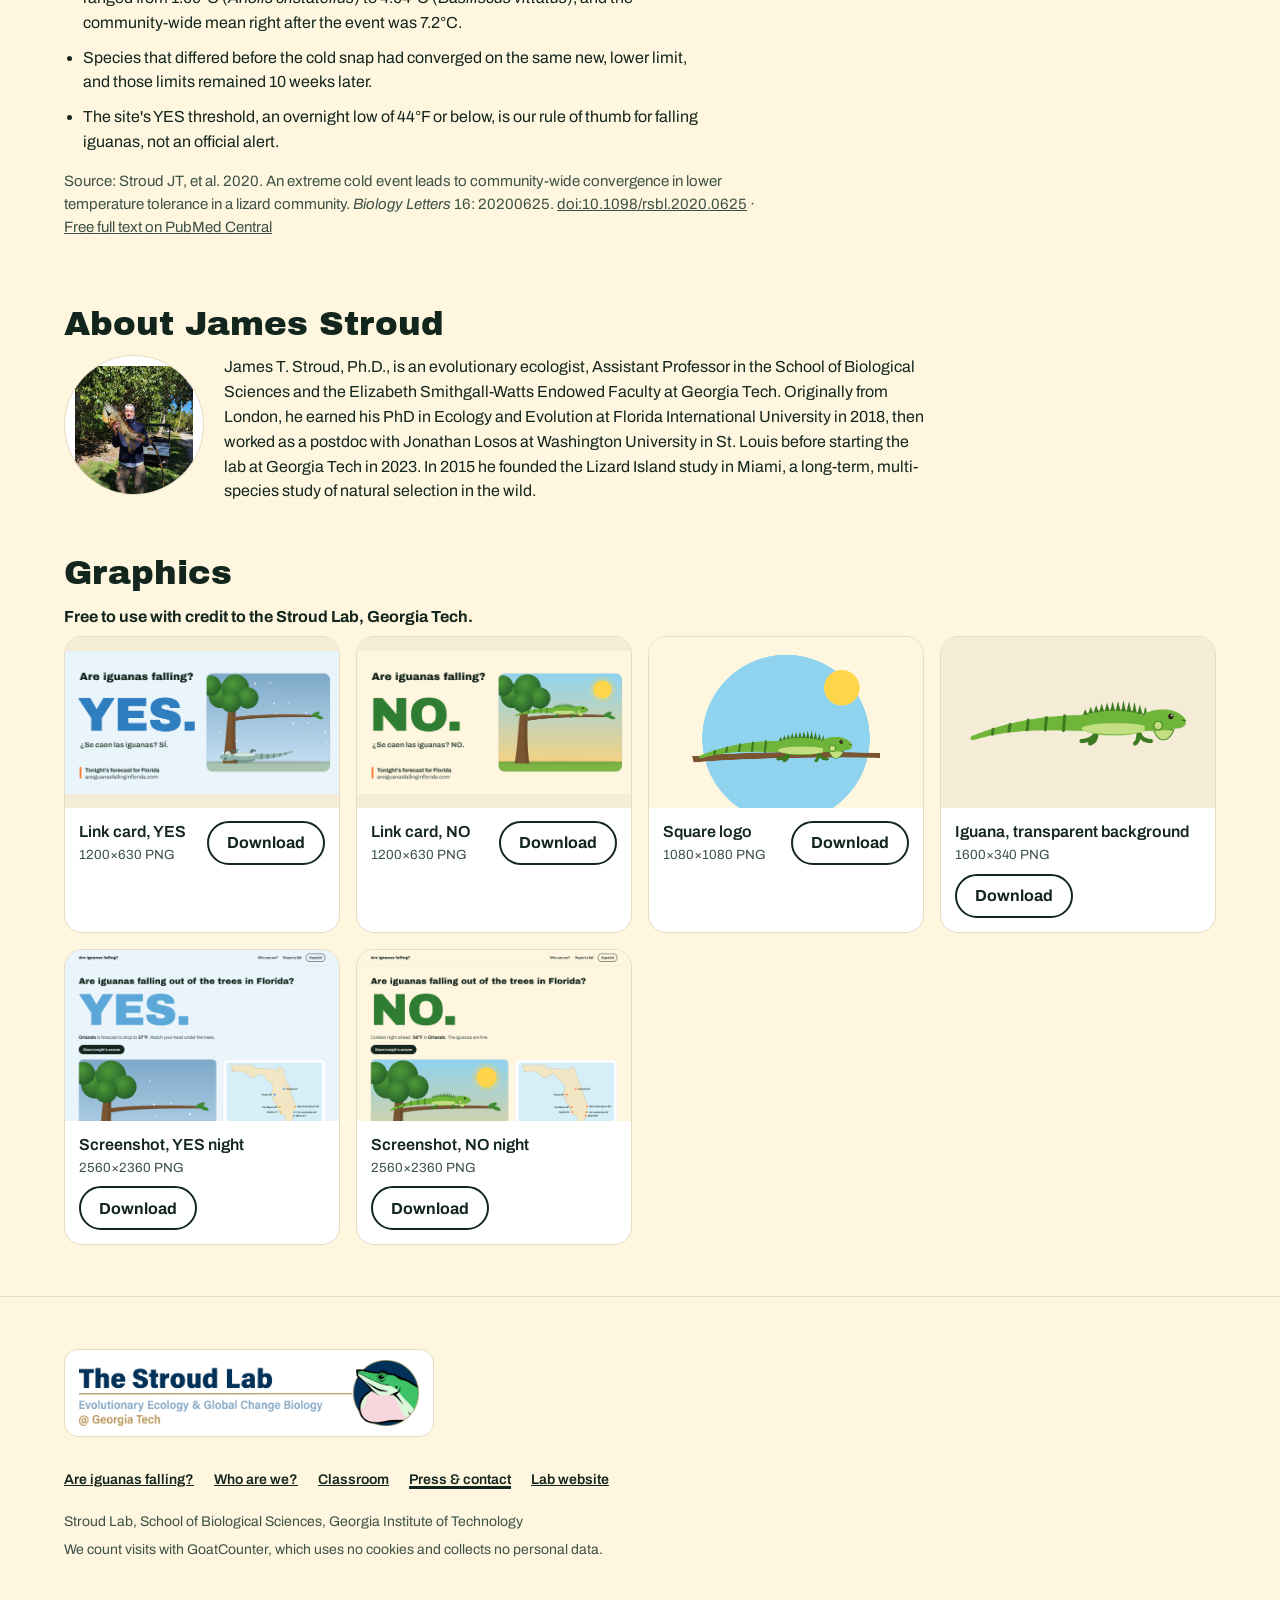
<file: press.html>
<!DOCTYPE html>
<html lang="en">
<head>
<meta charset="utf-8">
<meta name="viewport" content="width=device-width,initial-scale=1">
<title>Press &amp; contact | Are Iguanas Falling?</title>
<meta name="description" content="Press and media contact for Are Iguanas Falling? and the Stroud Lab at Georgia Tech: contacts, coverage, story angles, key facts with citations, bio and downloadable graphics.">
<link rel="canonical" href="https://www.areiguanasfallinginflorida.com/press.html">
<link rel="icon" href="favicon.svg" type="image/svg+xml">
<link rel="apple-touch-icon" href="apple-touch-icon.png">
<meta property="og:type" content="website">
<meta property="og:site_name" content="Are iguanas falling?">
<meta property="og:title" content="Press &amp; contact | Are iguanas falling?">
<meta property="og:description" content="Story angles, key facts, bio and graphics about falling iguanas and the science of Florida cold snaps.">
<meta property="og:url" content="https://www.areiguanasfallinginflorida.com/press.html">
<meta property="og:image" content="https://www.areiguanasfallinginflorida.com/og-image.png">
<meta property="og:image:type" content="image/png">
<meta property="og:image:width" content="1200">
<meta property="og:image:height" content="630">
<meta property="og:image:alt" content="Tonight's answer to &quot;Are iguanas falling?&quot; in big letters, next to a cartoon green iguana on a tree branch, or belly-up on the ground when it is cold.">
<meta name="twitter:card" content="summary_large_image">
<meta name="twitter:title" content="Press &amp; contact | Are iguanas falling?">
<meta name="twitter:description" content="Story angles, key facts, bio and graphics about falling iguanas and the science of Florida cold snaps.">
<meta name="twitter:image" content="https://www.areiguanasfallinginflorida.com/og-image.png">
<link rel="preconnect" href="https://fonts.googleapis.com">
<link href="https://fonts.googleapis.com/css2?family=Archivo+Black&family=Archivo:wght@400;600;700&display=swap" rel="stylesheet">
<link rel="stylesheet" href="assets/site.css?v=20261117k">
<style>
/* One link to send a weather desk: pitch first, facts with sources, then files. */
.hero h1{font-size:clamp(44px,7vw,88px);color:var(--leaf);margin-bottom:14px}
.hero .lede{font-size:clamp(18px,2vw,22px);max-width:56ch;margin:0}
.pitch{font-size:clamp(17px,1.6vw,19px);max-width:72ch;margin:0}
.angles{display:grid;grid-template-columns:repeat(2,minmax(0,1fr));gap:16px}
.angle{background:var(--card);border:1px solid var(--line);border-radius:20px;padding:20px 22px}
.angle p{margin:0}
.facts{margin:0;padding-left:1.2em;max-width:72ch}
.facts li{margin:0 0 10px}
.cite{font-size:15px;color:var(--soft);max-width:80ch}
.two{display:grid;grid-template-columns:minmax(0,1.3fr) minmax(0,1fr);gap:clamp(20px,4vw,48px);align-items:start}
.bio{display:grid;grid-template-columns:140px minmax(0,1fr);gap:20px;align-items:start;max-width:860px}
.bio p{margin:0}
.shot{width:140px;height:140px;border-radius:50%;background:var(--card);border:1px solid var(--line);overflow:hidden;display:grid;place-items:center;text-align:center;font-size:13px;color:var(--soft);padding:10px}
.shot img{width:100%;height:100%;object-fit:cover}
.contact{background:var(--card);border:1px solid var(--line);border-radius:20px;padding:20px 22px}
.contact dl{display:grid;grid-template-columns:auto minmax(0,1fr);gap:6px 14px;margin:0 0 14px;align-items:center}
.contact .btn{padding:8px 18px;text-align:center;line-height:1.25}
.contact dt{font-weight:700}.contact dd{margin:0;color:var(--soft)}
.contacts{display:grid;grid-template-columns:repeat(2,minmax(0,1fr));gap:16px}
.contact .nm{font:400 22px "Archivo Black",sans-serif;margin:0 0 2px}
.contact .role{color:var(--soft);margin:0 0 12px}
.contact .mail{display:inline-flex;align-items:center;min-height:44px;font-weight:700;font-size:18px;word-break:break-all}
.contact .topics{margin:6px 0 14px}
.jump{margin-top:16px}
.news h3{margin:22px 0 8px;font-size:18px}
.news ul{list-style:none;margin:0;padding:0;display:grid;gap:10px}
.news li{background:var(--card);border:1px solid var(--line);border-radius:16px;padding:12px 16px}
.news .src{font-weight:700}
.news .meta{font-size:14px;color:var(--soft)}
.news a{display:inline-block;padding:4px 0;font-weight:600}
.dl{display:grid;grid-template-columns:repeat(auto-fill,minmax(240px,1fr));gap:16px;margin-top:6px}
.file{background:var(--card);border:1px solid var(--line);border-radius:18px;overflow:hidden;display:flex;flex-direction:column}
.file .th{aspect-ratio:16/10;display:grid;place-items:center;background:light-dark(#f4ecd6,#22362d)}
.file .th{overflow:hidden}.file .th img{width:100%;height:100%;object-fit:contain}
.file .meta{padding:12px 14px 14px;display:flex;flex-wrap:wrap;gap:8px 12px;align-items:center;justify-content:space-between}
.file .meta span{font-weight:600}
.file .meta small{display:block;color:var(--soft);font-weight:400}
.terms{font-weight:700;margin:0 0 6px}
@media(max-width:820px){.angles,.two,.contacts{grid-template-columns:minmax(0,1fr)}}
@media(max-width:480px){.bio{grid-template-columns:minmax(0,1fr)}}
</style>
</head>
<body>
<nav class="nav" aria-label="Site">
  <a class="home" href="index.html" data-i18n="nav_home">Are iguanas falling?</a>
  <div class="links">
    <a href="press.html" aria-current="page" data-i18n="nav_press">Press &amp; contact</a>
    <a href="who.html" data-i18n="nav_who">Who are we?</a>
    <a href="classroom.html" data-i18n="nav_class">Classroom</a>
    <a href="https://www.inaturalist.org/projects/are-iguanas-falling" data-i18n="nav_report">Report a fall</a>
    <button class="lang" type="button" data-lang-toggle data-i18n="lang_btn">Español</button>
  </div>
</nav>

<header class="band"><div class="wrap hero">
  <h1 data-i18n="press_title">Press kit</h1>
  <p class="lede" data-i18n="press_lede"></p>
  <p class="jump"><a class="btn solid" href="#contact" data-i18n="press_jump">Media contact</a></p>
</div></header>

<section class="band" style="padding-top:0" id="contact"><div class="wrap">
  <div class="contacts">
    <div class="contact">
      <h2 data-i18n="press_mc_h">Media contact</h2>
      <p class="nm">James T. Stroud</p>
      <p class="role" data-i18n="press_mc_role">Principal Investigator, School of Biological Sciences, Georgia Institute of Technology</p>
      <dl><dt data-i18n="press_email">Email</dt><dd><a class="mail" href="mailto:stroud@gatech.edu" data-track="press-email">stroud@gatech.edu</a></dd></dl>
      <p class="topics" data-i18n="press_mc_topics"></p>
      <a class="btn" href="https://www.thestroudlab.com" data-i18n="link_site">Lab website</a>
    </div>
    <div class="contact">
      <h2 data-i18n="press_gt_h">Georgia Tech press office</h2>
      <p class="nm">Jess Hunt-Ralston</p>
      <p class="role" data-i18n="press_gt_role">Director of Communications, College of Sciences, Georgia Institute of Technology</p>
      <a class="btn" href="https://sciences.gatech.edu/contact-us" data-i18n="press_gt_link">College of Sciences contact page</a>
    </div>
  </div>
</div></section>

<section class="band news" style="padding-top:0"><div class="wrap">
  <h2 data-i18n="press_news_h">In the news</h2>
  <p data-i18n="press_news_p"></p>
  <h3 data-i18n="press_news_cold">Falling iguanas and cold snaps</h3>
  <ul id="newsCold"></ul>
  <h3 data-i18n="press_news_evo">Evolution in the wild</h3>
  <ul id="newsEvo"></ul>
</div></section>

<section class="band" style="padding-top:0"><div class="wrap">
  <h2 data-i18n="press_pitch_h">The pitch</h2>
  <p class="pitch" data-i18n="press_pitch"></p>
</div></section>

<section class="band" style="padding-top:0"><div class="wrap">
  <h2 data-i18n="press_angles_h">Story angles</h2>
  <div class="angles">
    <div class="angle"><h3 data-i18n="press_a1_h"></h3><p data-i18n="press_a1"></p></div>
    <div class="angle"><h3 data-i18n="press_a2_h"></h3><p data-i18n="press_a2"></p></div>
    <div class="angle"><h3 data-i18n="press_a3_h"></h3><p data-i18n="press_a3"></p></div>
    <div class="angle"><h3 data-i18n="press_a4_h"></h3><p data-i18n="press_a4"></p>
      <p style="margin-top:12px"><a class="btn" href="https://www.inaturalist.org/projects/are-iguanas-falling" data-i18n="report_btn">Report it on iNaturalist</a></p></div>
  </div>
</div></section>

<section class="band" style="padding-top:0"><div class="wrap">
  <h2 data-i18n="press_facts_h">Key facts</h2>
  <!-- Every number below is from Stroud et al. 2020, Biology Letters 16:20200625,
       doi:10.1098/rsbl.2020.0625, read in full at PMC7655475:
       4.4°C decade low on 22 Jan 2020 (Introduction and Fig. 1 legend);
       six species re-sampled in the week after (Abstract);
       CTmin drops 1.09°C (A. cristatellus) to 4.04°C (B. vittatus) (Results 3a);
       community-wide post-event mean 7.2°C (Fig. 1 legend);
       new limits remained 10 weeks later (Abstract, Table 1). -->
  <ul class="facts">
    <li data-i18n="press_f1"></li>
    <li data-i18n="press_f2"></li>
    <li data-i18n="press_f3"></li>
    <li data-i18n="press_f4"></li>
    <li data-i18n="press_f5"></li>
  </ul>
  <p class="cite"><span data-i18n="press_cite"></span>
    <a href="https://doi.org/10.1098/rsbl.2020.0625">doi:10.1098/rsbl.2020.0625</a> ·
    <a href="https://pmc.ncbi.nlm.nih.gov/articles/PMC7655475/" data-i18n="press_cite_free">Free full text on PubMed Central</a></p>
</div></section>

<section class="band" style="padding-top:0"><div class="wrap">
  <div>
    <h2 data-i18n="press_bio_h">About James Stroud</h2>
    <div class="bio">
      <!-- TODO(James): upload a headshot as assets/press/stroud-headshot.jpg (square, at least 800px).
           Until then the placeholder text shows. -->
      <div class="shot" id="headshot"><span data-i18n="press_headshot_soon">Headshot coming soon</span></div>
      <p data-i18n="press_bio"></p>
    </div>
  </div>
</div></section>

<section class="band" style="padding-top:0"><div class="wrap">
  <h2 data-i18n="press_dl_h">Graphics</h2>
  <p class="terms" data-i18n="press_terms">Free to use with credit to the Stroud Lab, Georgia Tech.</p>
  <div class="dl" id="files"></div>
</div></section>

<footer class="band"><div class="wrap">
  <a class="lablogo" href="https://www.thestroudlab.com" data-i18n-aria="logo_link" aria-label="The Stroud Lab at Georgia Tech, lab website"><img src="assets/stroud-lab-logo.png" alt="" width="1600" height="311" loading="lazy"></a>
  <nav class="footnav" aria-label="Footer">
    <a href="index.html" data-i18n="nav_home">Are iguanas falling?</a>
    <a href="who.html" data-i18n="nav_who">Who are we?</a>
    <a href="classroom.html" data-i18n="nav_class">Classroom</a>
    <a href="press.html" aria-current="page" data-i18n="nav_press">Press</a>
    <a href="https://www.thestroudlab.com" data-i18n="link_site">Lab website</a>
  </nav>
  <p data-i18n="foot_lab">Stroud Lab, School of Biological Sciences, Georgia Institute of Technology</p>
  <p data-i18n="privacy">We count visits with GoatCounter, which uses no cookies and collects no personal data.</p>
</div></footer>

<script src="assets/i18n.js?v=20261117k"></script>
<script src="assets/analytics.js?v=20261117k"></script>
<script>
{
/* ===== PRESS FILES: add or remove downloads here ===== */
const FILES=[
 {key:"press_dl_ogyes",file:"assets/press/og-yes.png",size:"1200×630 PNG"},
 {key:"press_dl_ogno",file:"assets/press/og-no.png",size:"1200×630 PNG"},
 {key:"press_dl_logo",file:"assets/press/logo-1080.png",size:"1080×1080 PNG"},
 {key:"press_dl_iguana",file:"assets/press/iguana.png",size:"1600×340 PNG"},
 {key:"press_dl_shotyes",file:"assets/press/screenshot-yes.png",size:"2560×2360 PNG"},
 {key:"press_dl_shotno",file:"assets/press/screenshot-no.png",size:"2560×2360 PNG"}];
/* ===== IN THE NEWS: add new coverage here (newest first) =====
   Each item was checked on Nov 16 2026: the article itself was opened and mentions or quotes
   James Stroud, or (marked "GT") it is listed on Georgia Tech's School of Biological Sciences
   "Experts in the News" page (biosciences.gatech.edu/in-the-news) with Stroud named.
   note: news_interview, news_quoted, news_tv, news_cnn, news_by, news_covers, news_feature */
const NEWS={
 newsCold:[
  {src:"Gulf Coast News (WBBH)",date:"2026-02-05",note:"news_interview",title:"After the cold snap: How iguanas keep coming back in Florida",url:"https://www.gulfcoastnewsnow.com/article/florida-iguana-cold-temperature-weather-invasive/70259209"},
  {src:"Scientific American",date:"2026-01-16",note:"news_quoted",title:"It’s so cold in Florida that iguanas might rain from the skies",url:"https://www.scientificamerican.com/article/its-so-cold-in-florida-that-iguanas-might-rain-from-the-skies/"},
  {src:"NBC 6 South Florida",date:"2025-11-10",note:"news_covers",title:"Iguanas paralyzed by the cold in South Florida: What is causing this?",url:"https://www.nbcmiami.com/news/local/iguanas-paralyzed-by-the-cold-in-south-florida-what-is-causing-this/3718999/"},
  {src:"FOX Weather",date:"2023-12-27",note:"news_tv",title:"Florida's Frozen Iguana Phenomenon",url:"https://chemistry.gatech.edu/news/floridas-frozen-iguana-phenomenon"}, // GT summary of the interview
  {src:"WLRN",date:"2023-01-13",note:"news_quoted",title:"Fewer falling iguanas in Florida’s future? Reptile invaders may be adapting to cold",url:"https://www.wlrn.org/environment/2023-01-13/fewer-falling-iguanas-in-floridas-future-reptile-invaders-may-be-adapting-to-cold"},
  {src:"FOX 13 Tampa Bay",date:"2023-01-09",note:"news_quoted",title:"Invasive iguanas may be adapting to cold in Florida",url:"https://www.fox13news.com/news/invasive-iguanas-may-be-adapting-to-cold-in-florida"},
  {src:"The Wildlife Society",date:"2020-11-09",note:"news_quoted",title:"Invasive lizards in Florida adapt to colder temperatures",url:"https://wildlife.org/invasive-lizards-in-florida-adapt-to-colder-temperatures/"},
  {src:"CNN",date:"2020-10-21",note:"news_cnn",title:"Florida's falling lizards, iguanas are getting used to cold winter temperatures, researchers find",url:"https://abc7news.com/post/falling-iguanas-florida-iguana-out-of-trees-from-cold-stunned/7222002/"}],
 newsEvo:[
  {src:"The New York Times",date:"2025-10-21",note:"news_feature",title:"‘Pirate Lizards’ Can Get Around on 3 Legs",url:"https://www.nytimes.com/2025/10/21/science/lizards-3-legs.html"}, // GT
  {src:"The Washington Post",date:"2025-03-23",note:"news_by",title:"What the secret lives of lizards tell us about evolution",url:"https://www.washingtonpost.com/science/2025/03/23/anoles-lizard-island-evolution-traits/"}, // GT
  {src:"South Florida Sun Sentinel",date:"2024-11-30",note:"news_feature",title:"The lizard wars of South Florida help reveal how evolution works",url:"https://www.sun-sentinel.com/2024/11/30/the-lizard-wars-of-south-florida-help-reveal-how-evolution-works/"}, // GT
  {src:"Quanta Magazine",date:"2024-01-02",note:"news_feature",title:"Evolution: Fast or Slow? Lizards Help Resolve a Paradox.",url:"https://www.quantamagazine.org/evolution-fast-or-slow-lizards-help-resolve-a-paradox-20240102/"}]}; // GT
const esc=x=>String(x).replace(/[&<>"]/g,c=>({"&":"&amp;","<":"&lt;",">":"&gt;",'"':"&quot;"}[c]));
function renderNews(){
  const L=window.getLang(),fmt=d=>new Date(d+"T12:00:00").toLocaleDateString(L==="es"?"es-US":"en-US",{year:"numeric",month:"long",day:"numeric"});
  for(const id in NEWS)document.getElementById(id).innerHTML=NEWS[id].map(n=>`
   <li><span class="src">${esc(n.src)}</span> <span class="meta">· ${fmt(n.date)} · ${window.t(n.note)}</span><br>
     <a href="${esc(n.url)}" data-track="press-news-click"${L==="es"?' hreflang="en"':""}>${esc(n.title)}</a>${L==="es"?` <span class="meta">${window.t("news_en")}</span>`:""}</li>`).join("");
}
window.onLangChange(renderNews);
function render(){
  document.getElementById("files").innerHTML=FILES.map(f=>{const name=f.file.split("/").pop();return `
   <div class="file">
     <div class="th"><img src="${f.file}" alt="${window.t(f.key)}" loading="lazy"></div>
     <div class="meta"><span>${window.t(f.key)}<small>${f.size}</small></span>
       <a class="btn" href="${f.file}" download="${name}" data-track="press-download-${name}">${window.t("press_dl_btn")}</a></div>
   </div>`}).join("");
}
/* TODO(James): after uploading assets/press/stroud-headshot.jpg, change false to true */
const HAS_HEADSHOT=true;
if(HAS_HEADSHOT){const img=new Image();img.src="assets/press/stroud-headshot.jpg";
  const h=document.getElementById("headshot");h.textContent="";h.appendChild(img);
  window.onLangChange(()=>{img.alt=window.t("press_headshot_alt");});}
window.onLangChange(render);
window.applyI18n();
}
</script>
</body>
</html>
</file>
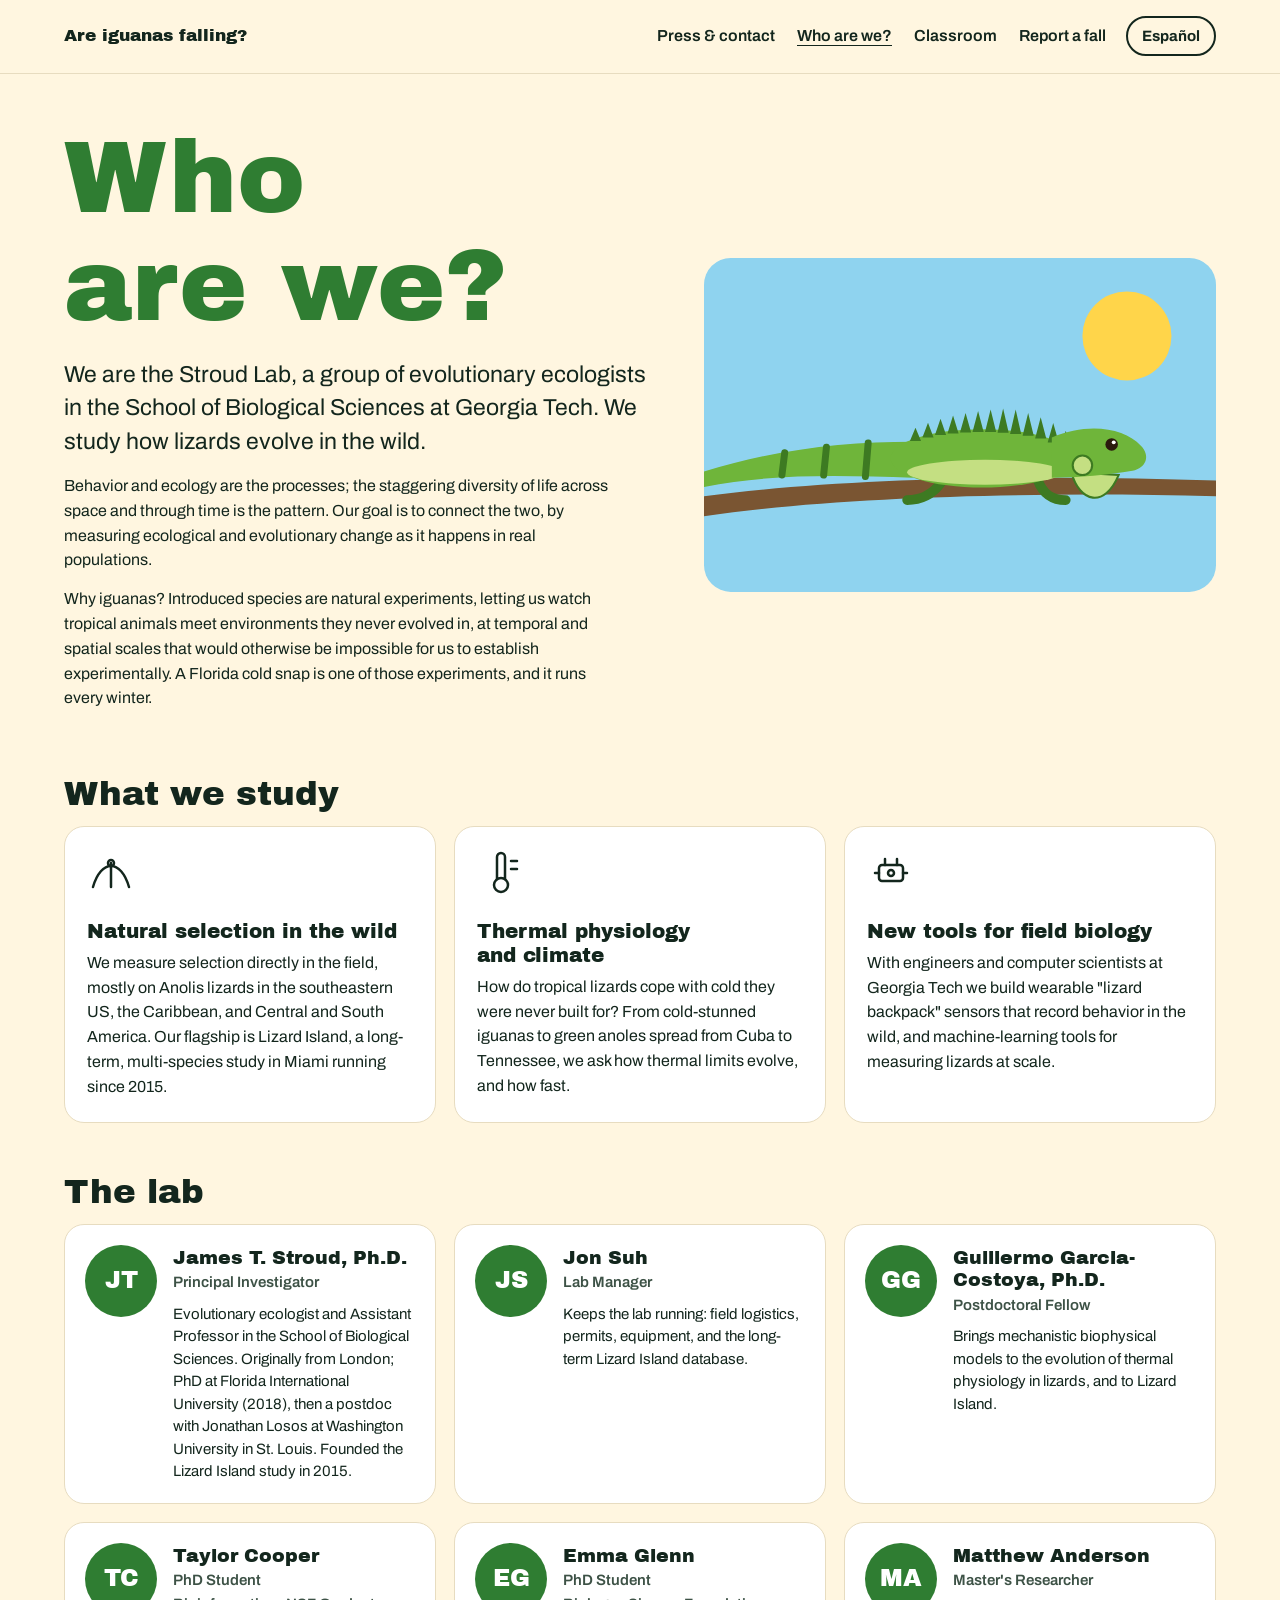
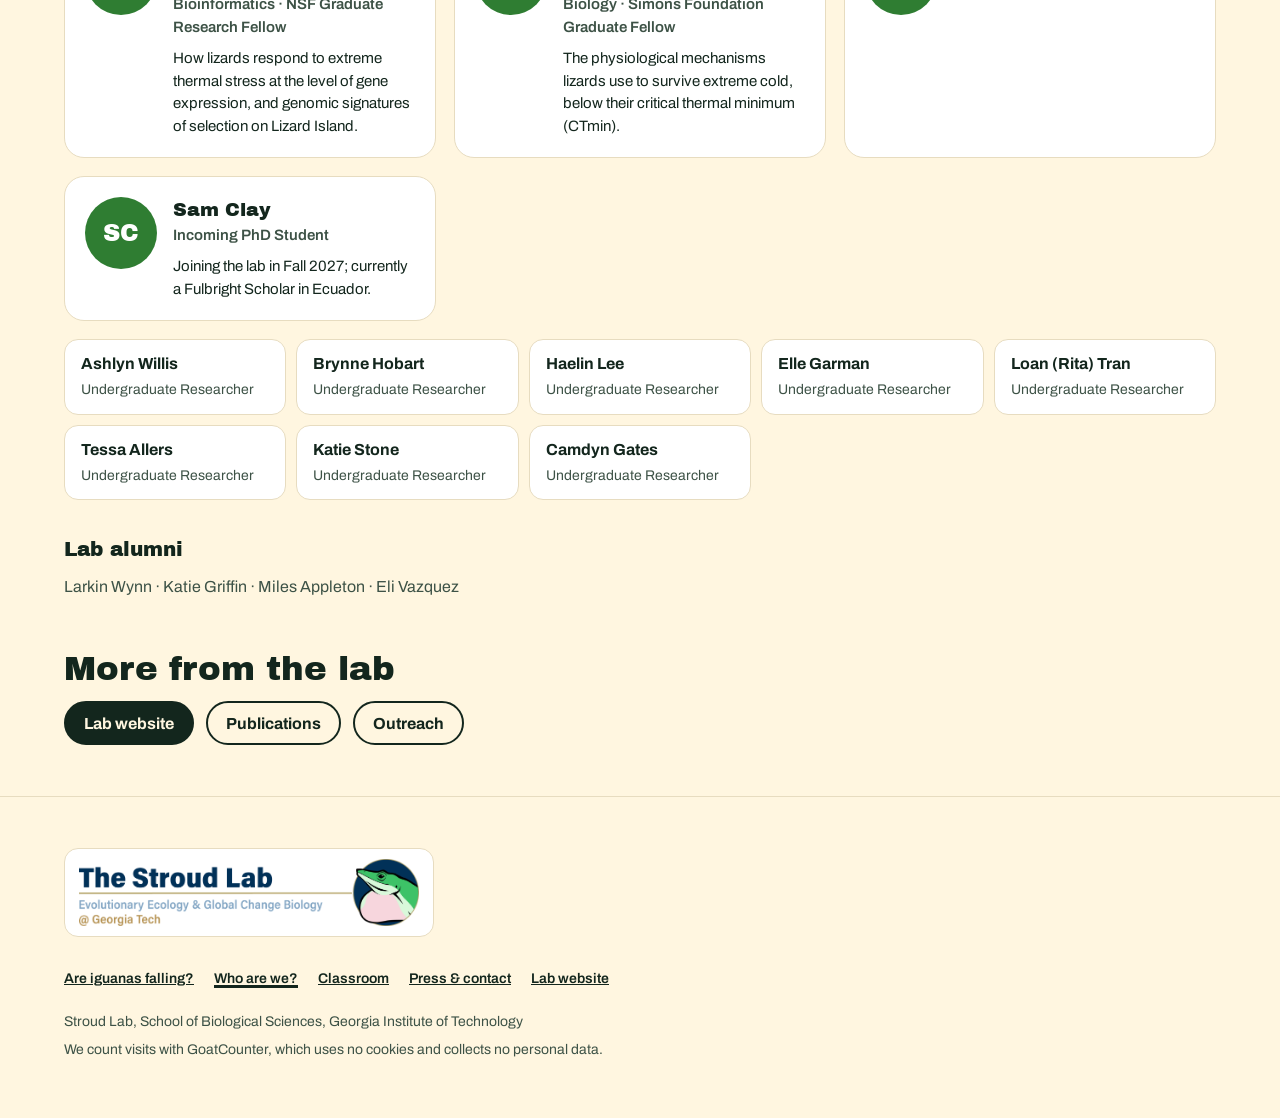
<file: who.html>
<!DOCTYPE html>
<html lang="en">
<head>
<meta charset="utf-8">
<meta name="viewport" content="width=device-width,initial-scale=1">
<title>Who Are We? | Are Iguanas Falling?</title>
<meta name="description" content="The Stroud Lab at Georgia Tech: who we are and what we study.">
<link rel="canonical" href="https://www.areiguanasfallinginflorida.com/who.html">
<link rel="icon" href="favicon.svg" type="image/svg+xml">
<link rel="apple-touch-icon" href="apple-touch-icon.png">
<meta property="og:type" content="website">
<meta property="og:site_name" content="Are iguanas falling?">
<meta property="og:title" content="Who are we? | Are iguanas falling?">
<meta property="og:description" content="The Stroud Lab at Georgia Tech: who we are and what we study.">
<meta property="og:url" content="https://www.areiguanasfallinginflorida.com/who.html">
<meta property="og:image" content="https://www.areiguanasfallinginflorida.com/og-image.png">
<meta property="og:image:type" content="image/png">
<meta property="og:image:width" content="1200">
<meta property="og:image:height" content="630">
<meta property="og:image:alt" content="Tonight's answer to &quot;Are iguanas falling?&quot; in big letters, next to a cartoon green iguana on a tree branch, or belly-up on the ground when it is cold.">
<meta name="twitter:card" content="summary_large_image">
<meta name="twitter:title" content="Who are we? | Are iguanas falling?">
<meta name="twitter:description" content="The Stroud Lab at Georgia Tech: who we are and what we study.">
<meta name="twitter:image" content="https://www.areiguanasfallinginflorida.com/og-image.png">
<link rel="preconnect" href="https://fonts.googleapis.com">
<link href="https://fonts.googleapis.com/css2?family=Archivo+Black&family=Archivo:wght@400;600;700&display=swap" rel="stylesheet">
<link rel="stylesheet" href="assets/site.css?v=20261117k">
<style>
/* Same sign-painter voice as the home page; the people are the picture here. */
.hero{display:grid;grid-template-columns:minmax(0,1.15fr) minmax(0,1fr);gap:clamp(20px,4vw,56px);align-items:center}
.hero h1{font-size:clamp(48px,8vw,104px);color:var(--leaf);margin-bottom:18px}
.hero .lede{font-size:clamp(19px,2vw,23px);line-height:1.45;margin:0 0 16px;max-width:52ch}
.hero p{max-width:62ch;margin:0 0 14px}
.hero svg{display:block;width:100%;height:auto}
.themes{display:grid;grid-template-columns:repeat(3,minmax(0,1fr));gap:18px}
.theme{background:var(--card);border:1px solid var(--line);border-radius:20px;padding:22px}
.theme p{margin:0}
.theme .ico{width:48px;height:48px;margin-bottom:14px}
.people{display:grid;grid-template-columns:repeat(auto-fill,minmax(340px,1fr));gap:18px}
.person{background:var(--card);border:1px solid var(--line);border-radius:20px;padding:20px;display:grid;grid-template-columns:72px minmax(0,1fr);gap:16px;align-items:start}
.av{width:72px;height:72px;border-radius:50%;display:grid;place-items:center;font-family:"Archivo Black",sans-serif;font-size:24px;color:#fff;background:var(--leaf);overflow:hidden}
.av img{width:100%;height:100%;object-fit:cover}
.person h3{margin:2px 0 2px;font-size:19px}
.person .role{font-weight:600;color:var(--soft);font-size:15px;margin:0 0 8px}
.person .bio{margin:0;font-size:15px;line-height:1.5}
.ug{display:grid;grid-template-columns:repeat(auto-fill,minmax(220px,1fr));gap:10px;margin-top:18px}
.ug div{background:var(--card);border:1px solid var(--line);border-radius:14px;padding:12px 16px}
.ug b{display:block}.ug span{font-size:14px;color:var(--soft)}
.sub-h{font-family:"Archivo Black",sans-serif;font-size:20px;margin:34px 0 0}
.alumni{margin:10px 0 0;color:var(--soft)}
.links{display:flex;flex-wrap:wrap;gap:12px}
@media(max-width:820px){.hero,.themes{grid-template-columns:minmax(0,1fr)}.hero svg{max-width:460px}}
</style>
</head>
<body>
<nav class="nav" aria-label="Site">
  <a class="home" href="index.html" data-i18n="nav_home">Are iguanas falling?</a>
  <div class="links">
    <a href="press.html" data-i18n="nav_press">Press &amp; contact</a>
    <a href="who.html" aria-current="page" data-i18n="nav_who">Who are we?</a>
    <a href="classroom.html" data-i18n="nav_class">Classroom</a>
    <a href="https://www.inaturalist.org/projects/are-iguanas-falling" data-i18n="nav_report">Report a fall</a>
    <button class="lang" type="button" data-lang-toggle data-i18n="lang_btn">Español</button>
  </div>
</nav>

<header class="band"><div class="wrap hero">
  <div>
    <h1 data-i18n="who_title">Who are we?</h1>
    <p class="lede" data-i18n="who_lede"></p>
    <p data-i18n="who_p1"></p>
    <p data-i18n="who_p2"></p>
  </div>
  <svg viewBox="0 0 460 300" aria-hidden="true">
    <rect width="460" height="300" rx="24" fill="#8fd3ef"/>
    <circle cx="380" cy="70" r="40" fill="#ffd54a"/>
    <path d="M0,214 C120,198 300,194 460,200 L460,214 C300,210 120,214 0,232 Z" fill="#7a5532"/>
    <g transform="translate(250,180) scale(1.25)">
      <path d="M-50,-12 C-110,-12 -170,-4 -235,22 C-240,26 -236,30 -230,28 C-170,10 -110,12 -50,14 Z" fill="#6fb53a"/>
      <g stroke="#3d7a22" stroke-width="5" stroke-linecap="round"><path d="M-82,-11 L-84,13"/><path d="M-112,-8 L-114,12"/><path d="M-142,-4 L-144,12"/></g>
      <path d="M-30,18 C-36,26 -44,30 -54,30 M40,16 C44,26 50,30 60,30" stroke="#3d7a22" stroke-width="7" stroke-linecap="round" fill="none"/>
      <ellipse cx="0" cy="0" rx="66" ry="21" fill="#6fb53a"/>
      <ellipse cx="2" cy="10" rx="56" ry="9" fill="#c4df82"/>
      <path id="crest" fill="#3d7a22"/>
      <path d="M64,10 C70,32 88,36 98,12 Z" fill="#c4df82" stroke="#3d7a22" stroke-width="1.5"/>
      <path d="M50,-15 C76,-26 102,-22 114,-9 C121,-2 118,7 108,9 C90,12 70,14 50,14 Z" fill="#6fb53a"/>
      <circle cx="72" cy="5" r="7" fill="#c4df82" stroke="#3d7a22" stroke-width="1.5"/>
      <circle cx="93" cy="-10" r="4.5" fill="#2b1a0e"/><circle cx="94.5" cy="-11.5" r="1.4" fill="#fff"/>
    </g>
  </svg>
</div></header>

<section class="band" style="padding-top:0"><div class="wrap">
  <h2 data-i18n="themes_h">What we study</h2>
  <div class="themes">
    <div class="theme">
      <svg class="ico" viewBox="0 0 48 48" fill="none" stroke="currentColor" stroke-width="2.5" stroke-linecap="round" aria-hidden="true"><path d="M6 38 C14 10 34 10 42 38"/><path d="M24 14 V38"/><circle cx="24" cy="14" r="3"/></svg>
      <h3 data-i18n="th1_h"></h3><p data-i18n="th1_p"></p>
    </div>
    <div class="theme">
      <svg class="ico" viewBox="0 0 48 48" fill="none" stroke="currentColor" stroke-width="2.5" stroke-linecap="round" aria-hidden="true"><path d="M20 30 V8 a4 4 0 0 1 8 0 V30"/><circle cx="24" cy="36" r="7"/><path d="M34 12 h6 M34 20 h6"/></svg>
      <h3 data-i18n="th2_h"></h3><p data-i18n="th2_p"></p>
    </div>
    <div class="theme">
      <svg class="ico" viewBox="0 0 48 48" fill="none" stroke="currentColor" stroke-width="2.5" stroke-linecap="round" aria-hidden="true"><rect x="12" y="16" width="24" height="16" rx="3"/><path d="M18 16 V10 M30 16 V10 M8 24 h4 M36 24 h4"/><circle cx="24" cy="24" r="3"/></svg>
      <h3 data-i18n="th3_h"></h3><p data-i18n="th3_p"></p>
    </div>
  </div>
</div></section>

<section class="band" style="padding-top:0"><div class="wrap">
  <h2 data-i18n="people_h">The lab</h2>
  <div class="people" id="people"></div>
  <div class="ug" id="ug"></div>
  <p class="sub-h" data-i18n="alumni_h">Lab alumni</p>
  <p class="alumni" id="alumni"></p>
</div></section>

<section class="band" style="padding-top:0"><div class="wrap">
  <h2 data-i18n="links_h">More from the lab</h2>
  <div class="links">
    <a class="btn solid" href="https://www.thestroudlab.com" data-i18n="link_site">Lab website</a>
    <a class="btn" href="https://www.thestroudlab.com/publications/" data-i18n="link_pubs">Publications</a>
    <a class="btn" href="https://www.thestroudlab.com/outreach/" data-i18n="link_outreach">Outreach</a>
  </div>
</div></section>

<footer class="band"><div class="wrap">
  <a class="lablogo" href="https://www.thestroudlab.com" data-i18n-aria="logo_link" aria-label="The Stroud Lab at Georgia Tech, lab website"><img src="assets/stroud-lab-logo.png" alt="" width="1600" height="311" loading="lazy"></a>
  <nav class="footnav" aria-label="Footer">
    <a href="index.html" data-i18n="nav_home">Are iguanas falling?</a>
    <a href="who.html" aria-current="page" data-i18n="nav_who">Who are we?</a>
    <a href="classroom.html" data-i18n="nav_class">Classroom</a>
    <a href="press.html" data-i18n="nav_press">Press</a>
    <a href="https://www.thestroudlab.com" data-i18n="link_site">Lab website</a>
  </nav>
  <p data-i18n="foot_lab">Stroud Lab, School of Biological Sciences, Georgia Institute of Technology</p>
  <p data-i18n="privacy">We count visits with GoatCounter, which uses no cookies and collects no personal data.</p>
</div></footer>

<script src="assets/i18n.js?v=20261117k"></script>
<script src="assets/analytics.js?v=20261117k"></script>
<script>
{
/* ===== EDIT THE LAB ROSTER HERE =====
   role: one of r_pi, r_manager, r_postdoc, r_phd, r_ms, r_incoming, r_ug
   photo (optional): a file you upload, e.g. "assets/people/stroud.jpg"
   bio: English (en) and Spanish (es). Leave out for undergraduates. */
const PEOPLE=[
 {name:"James T. Stroud, Ph.D.",role:"r_pi",
  bio:{en:"Evolutionary ecologist and Assistant Professor in the School of Biological Sciences. Originally from London; PhD at Florida International University (2018), then a postdoc with Jonathan Losos at Washington University in St. Louis. Founded the Lizard Island study in 2015.",
       es:"Ecólogo evolutivo y profesor asistente en la Escuela de Ciencias Biológicas. Originario de Londres; doctorado en Florida International University (2018) y posdoctorado con Jonathan Losos en Washington University in St. Louis. Fundó el estudio de Lizard Island en 2015."}},
 {name:"Jon Suh",role:"r_manager",
  bio:{en:"Keeps the lab running: field logistics, permits, equipment, and the long-term Lizard Island database.",
       es:"Mantiene el laboratorio funcionando: logística de campo, permisos, equipo y la base de datos de largo plazo de Lizard Island."}},
 {name:"Guillermo Garcia-Costoya, Ph.D.",role:"r_postdoc",
  bio:{en:"Brings mechanistic biophysical models to the evolution of thermal physiology in lizards, and to Lizard Island.",
       es:"Aplica modelos biofísicos mecanísticos a la evolución de la fisiología térmica en lagartos y a Lizard Island."}},
 {name:"Taylor Cooper",role:"r_phd",extra:"Bioinformatics · NSF Graduate Research Fellow",
  bio:{en:"How lizards respond to extreme thermal stress at the level of gene expression, and genomic signatures of selection on Lizard Island.",
       es:"Cómo responden los lagartos al estrés térmico extremo a nivel de expresión génica, y las huellas genómicas de la selección en Lizard Island."}},
 {name:"Emma Glenn",role:"r_phd",extra:"Biology · Simons Foundation Graduate Fellow",
  bio:{en:"The physiological mechanisms lizards use to survive extreme cold, below their critical thermal minimum (CTmin).",
       es:"Los mecanismos fisiológicos que usan los lagartos para sobrevivir al frío extremo, por debajo de su mínimo térmico crítico (CTmin)."}},
 {name:"Matthew Anderson",role:"r_ms"},
 {name:"Sam Clay",role:"r_incoming",
  bio:{en:"Joining the lab in Fall 2027; currently a Fulbright Scholar in Ecuador.",
       es:"Se une al laboratorio en otoño de 2027; actualmente becario Fulbright en Ecuador."}},
 {name:"Ashlyn Willis",role:"r_ug"},{name:"Brynne Hobart",role:"r_ug"},{name:"Haelin Lee",role:"r_ug"},
 {name:"Elle Garman",role:"r_ug"},{name:"Loan (Rita) Tran",role:"r_ug"},{name:"Tessa Allers",role:"r_ug"},
 {name:"Katie Stone",role:"r_ug"},{name:"Camdyn Gates",role:"r_ug"}
];
const ALUMNI=["Larkin Wynn","Katie Griffin","Miles Appleton","Eli Vazquez"];
/* ===== END OF ROSTER ===== */

const esc=s=>String(s).replace(/[&<>"]/g,c=>({"&":"&amp;","<":"&lt;",">":"&gt;",'"':"&quot;"}[c]));
const initials=n=>n.replace(/,.*$/,"").replace(/\(.*?\)/g,"").split(/\s+/).filter(Boolean).map(w=>w[0]).filter(c=>/[A-Z]/.test(c)).slice(0,2).join("");
function render(){
  const L=window.getLang();
  document.getElementById("people").innerHTML=PEOPLE.filter(p=>p.role!=="r_ug").map(p=>`
   <article class="person">
     <div class="av">${p.photo?`<img src="${esc(p.photo)}" alt="">`:esc(initials(p.name))}</div>
     <div><h3>${esc(p.name)}</h3>
     <p class="role">${esc(window.t(p.role))}${p.extra?`<br>${esc(p.extra)}`:""}</p>
     ${p.bio?`<p class="bio">${esc(p.bio[L]||p.bio.en)}</p>`:""}</div>
   </article>`).join("");
  document.getElementById("ug").innerHTML=PEOPLE.filter(p=>p.role==="r_ug").map(p=>`<div><b>${esc(p.name)}</b><span>${esc(window.t(p.role))}</span></div>`).join("");
  document.getElementById("alumni").textContent=ALUMNI.join(" · ");
}
let d="";for(let x=-48;x<=60;x+=9){const y=-21*Math.sqrt(Math.max(0,1-(x/66)**2));const h=6+10*(1-Math.abs(x-20)/80);d+=`M${x-4},${y+2}L${x},${y-h}L${x+4},${y+2}Z`;}
document.getElementById("crest").setAttribute("d",d);
window.onLangChange(render);
window.applyI18n();
}
</script>
</body>
</html>
</file>
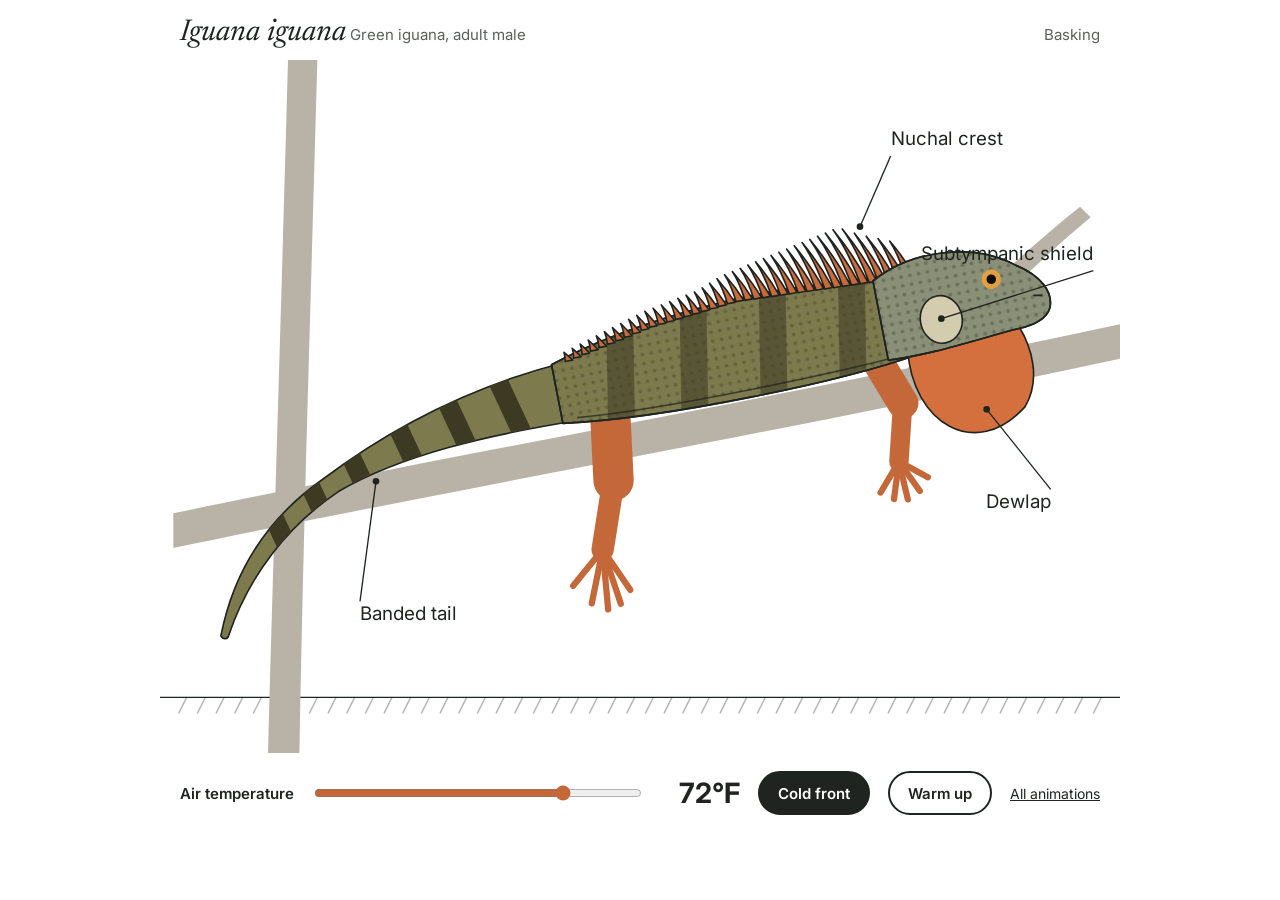
<file: animations/field-guide.html>
<!DOCTYPE html>
<html lang="en">
<head>
<meta charset="utf-8">
<meta name="viewport" content="width=device-width,initial-scale=1">
<title>Field guide plate | Reserve animation</title>
<link href="https://fonts.googleapis.com/css2?family=Inter:wght@400;600;700&family=Newsreader:ital,opsz@1,6..72&display=swap" rel="stylesheet">
<style>
/* Reserve animation for areiguanasfalling: ink outlines, labelled anatomy, colours drain as it cools */
*{box-sizing:border-box;min-width:0}
body{margin:0;font-family:Inter, sans-serif;background:#ffffff;color:#1f2420}
.frame{max-width:960px;margin:0 auto}
.head{display:flex;flex-wrap:wrap;justify-content:space-between;align-items:baseline;gap:6px 16px;padding:18px 20px 12px}
svg.scene{display:block;width:100%;height:auto}
.ctrl{display:flex;flex-wrap:wrap;align-items:center;gap:12px 18px;padding:16px 20px 24px}
.ctrl label{font-weight:600;font-size:15px}
.ctrl input{flex:1 1 220px;height:44px;accent-color:#c4683a}
.tv{font-size:28px;font-weight:700;min-width:78px;text-align:right}
button{min-height:44px;padding:0 18px;border-radius:999px;border:2px solid #1f2420;background:transparent;color:#1f2420;font:600 15px Inter, sans-serif;cursor:pointer}
button.solid{background:#1f2420;color:#ffffff}
button:focus-visible,input:focus-visible,a:focus-visible{outline:3px solid #c4683a;outline-offset:3px}
a{color:inherit}

.tail{transform-box:fill-box;transform-origin:100% 0;animation:tl 6s ease-in-out infinite}
.torso{transform-box:fill-box;transform-origin:50% 100%;animation:br 3.6s ease-in-out infinite}
.dew{transform-box:fill-box;transform-origin:50% 0;animation:dw 8s ease-in-out infinite}
.lid{opacity:0;animation:bl 5s infinite}
.ig{transform-box:fill-box;transform-origin:50% 50%}
@keyframes tl{50%{transform:rotate(-2.5deg)}}
@keyframes br{50%{transform:scaleY(1.04)}}
@keyframes dw{0%,70%,100%{transform:none}78%,92%{transform:scale(1.1,1.22)}}
@keyframes bl{0%,94%,100%{opacity:0}96.5%{opacity:1}}
.chilly .tail{animation-duration:14s}.chilly .torso{animation-duration:7s}.chilly .dew{animation:none}
.chilly .lid{animation:none;opacity:.65}
.cold .tail,.cold .torso,.cold .dew{animation:none}.cold .lid{animation:none;opacity:1}
.ig.fallA{animation:fA 2.6s cubic-bezier(.4,0,.8,.55) forwards}.ig.fallB{animation:fB 2.6s cubic-bezier(.4,0,.8,.55) forwards}
@keyframes fA{0%,8%{transform:none}16%{transform:rotate(2deg)}24%{transform:translate(0,4px) rotate(-2deg)}34%{transform:translate(6px,14px) rotate(30deg)}74%{transform:translate(-8px,58px) rotate(189deg)}80%{transform:translate(-9px,46px) rotate(186deg)}86%,100%{transform:translate(-10px,56px) rotate(191deg)}}
@keyframes fB{0%,8%{transform:none}16%{transform:rotate(2deg)}24%{transform:translate(0,4px) rotate(-2deg)}34%{transform:translate(6px,14px) rotate(30deg)}74%{transform:translate(-8px,58px) rotate(189deg)}80%{transform:translate(-9px,46px) rotate(186deg)}86%,100%{transform:translate(-10px,56px) rotate(191deg)}}
@media (prefers-reduced-motion:reduce){.tail,.torso,.dew,.lid{animation:none!important}.ig.fallA,.ig.fallB{animation:none;transform:translate(-10px,56px) rotate(191deg)}}

.ig path:not(.lid),.ig ellipse{stroke:#1f2420;stroke-width:1.1;stroke-linejoin:round}.ann{transition:opacity .6s}.cold .ann{opacity:0}.sub{color:#59615b;font-size:15px}
</style>
</head>
<body>
<div class="frame">
<div class="head"><div><span style="font-family:Newsreader,serif;font-style:italic;font-size:30px">Iguana iguana</span> <span class="sub">Green iguana, adult male</span></div><span class="sub" id="status">Basking</span></div>
<div id="root" class="warm">
<svg class="scene" viewBox="0 0 720 520" role="img" aria-label="Animated iguana on a branch, responding to air temperature">
<rect width="720" height="520" fill="#ffffff"/><line x1="0" y1="478" x2="720" y2="478" stroke="#1f2420"/><line x1="20" y1="478" x2="14" y2="490" stroke="#1f2420" opacity=".35"/><line x1="34" y1="478" x2="28" y2="490" stroke="#1f2420" opacity=".35"/><line x1="48" y1="478" x2="42" y2="490" stroke="#1f2420" opacity=".35"/><line x1="62" y1="478" x2="56" y2="490" stroke="#1f2420" opacity=".35"/><line x1="76" y1="478" x2="70" y2="490" stroke="#1f2420" opacity=".35"/><line x1="90" y1="478" x2="84" y2="490" stroke="#1f2420" opacity=".35"/><line x1="104" y1="478" x2="98" y2="490" stroke="#1f2420" opacity=".35"/><line x1="118" y1="478" x2="112" y2="490" stroke="#1f2420" opacity=".35"/><line x1="132" y1="478" x2="126" y2="490" stroke="#1f2420" opacity=".35"/><line x1="146" y1="478" x2="140" y2="490" stroke="#1f2420" opacity=".35"/><line x1="160" y1="478" x2="154" y2="490" stroke="#1f2420" opacity=".35"/><line x1="174" y1="478" x2="168" y2="490" stroke="#1f2420" opacity=".35"/><line x1="188" y1="478" x2="182" y2="490" stroke="#1f2420" opacity=".35"/><line x1="202" y1="478" x2="196" y2="490" stroke="#1f2420" opacity=".35"/><line x1="216" y1="478" x2="210" y2="490" stroke="#1f2420" opacity=".35"/><line x1="230" y1="478" x2="224" y2="490" stroke="#1f2420" opacity=".35"/><line x1="244" y1="478" x2="238" y2="490" stroke="#1f2420" opacity=".35"/><line x1="258" y1="478" x2="252" y2="490" stroke="#1f2420" opacity=".35"/><line x1="272" y1="478" x2="266" y2="490" stroke="#1f2420" opacity=".35"/><line x1="286" y1="478" x2="280" y2="490" stroke="#1f2420" opacity=".35"/><line x1="300" y1="478" x2="294" y2="490" stroke="#1f2420" opacity=".35"/><line x1="314" y1="478" x2="308" y2="490" stroke="#1f2420" opacity=".35"/><line x1="328" y1="478" x2="322" y2="490" stroke="#1f2420" opacity=".35"/><line x1="342" y1="478" x2="336" y2="490" stroke="#1f2420" opacity=".35"/><line x1="356" y1="478" x2="350" y2="490" stroke="#1f2420" opacity=".35"/><line x1="370" y1="478" x2="364" y2="490" stroke="#1f2420" opacity=".35"/><line x1="384" y1="478" x2="378" y2="490" stroke="#1f2420" opacity=".35"/><line x1="398" y1="478" x2="392" y2="490" stroke="#1f2420" opacity=".35"/><line x1="412" y1="478" x2="406" y2="490" stroke="#1f2420" opacity=".35"/><line x1="426" y1="478" x2="420" y2="490" stroke="#1f2420" opacity=".35"/><line x1="440" y1="478" x2="434" y2="490" stroke="#1f2420" opacity=".35"/><line x1="454" y1="478" x2="448" y2="490" stroke="#1f2420" opacity=".35"/><line x1="468" y1="478" x2="462" y2="490" stroke="#1f2420" opacity=".35"/><line x1="482" y1="478" x2="476" y2="490" stroke="#1f2420" opacity=".35"/><line x1="496" y1="478" x2="490" y2="490" stroke="#1f2420" opacity=".35"/><line x1="510" y1="478" x2="504" y2="490" stroke="#1f2420" opacity=".35"/><line x1="524" y1="478" x2="518" y2="490" stroke="#1f2420" opacity=".35"/><line x1="538" y1="478" x2="532" y2="490" stroke="#1f2420" opacity=".35"/><line x1="552" y1="478" x2="546" y2="490" stroke="#1f2420" opacity=".35"/><line x1="566" y1="478" x2="560" y2="490" stroke="#1f2420" opacity=".35"/><line x1="580" y1="478" x2="574" y2="490" stroke="#1f2420" opacity=".35"/><line x1="594" y1="478" x2="588" y2="490" stroke="#1f2420" opacity=".35"/><line x1="608" y1="478" x2="602" y2="490" stroke="#1f2420" opacity=".35"/><line x1="622" y1="478" x2="616" y2="490" stroke="#1f2420" opacity=".35"/><line x1="636" y1="478" x2="630" y2="490" stroke="#1f2420" opacity=".35"/><line x1="650" y1="478" x2="644" y2="490" stroke="#1f2420" opacity=".35"/><line x1="664" y1="478" x2="658" y2="490" stroke="#1f2420" opacity=".35"/><line x1="678" y1="478" x2="672" y2="490" stroke="#1f2420" opacity=".35"/><line x1="692" y1="478" x2="686" y2="490" stroke="#1f2420" opacity=".35"/><line x1="706" y1="478" x2="700" y2="490" stroke="#1f2420" opacity=".35"/>
<path d="M10,340 C200,300 480,250 730,196 L730,222 C480,276 200,326 10,366 Z" data-f="branch"/><path d="M560,232 C600,190 640,150 690,110 L698,118 C650,158 612,198 576,236 Z" data-f="branch"/><path d="M80,560 C84,400 90,220 96,0 L118,0 C112,220 106,400 104,560 Z" data-f="branch"/>
<g transform="translate(380,262) rotate(-11) scale(1.12)"><g class="ig" id="ig">
<defs><clipPath id="rt"><path d="M-60,-44 C-130,-40 -190,-20 -235,2 C-275,20 -305,50 -322,92 C-321,95 -318,95 -317,93 C-296,56 -264,28 -226,12 C-180,-4 -120,-6 -60,-4 Z"/></clipPath><clipPath id="rb"><path d="M-70,-44 C-20,-60 60,-68 120,-62 C150,-60 162,-60 172,-56 L172,-4 C120,4 0,6 -70,-4 Z"/></clipPath>
<pattern id="rs" width="6" height="6" patternUnits="userSpaceOnUse"><circle cx="3" cy="3" r="1.3" data-f="dark" opacity=".35"/></pattern></defs>
<g class="tail"><path d="M-60,-44 C-130,-40 -190,-20 -235,2 C-275,20 -305,50 -322,92 C-321,95 -318,95 -317,93 C-296,56 -264,28 -226,12 C-180,-4 -120,-6 -60,-4 Z" data-f="body"/><g clip-path="url(#rt)" data-f="dark"><rect x="-104" y="-60" width="13" height="200" transform="rotate(-14 -104 0)"/><rect x="-142" y="-60" width="13" height="200" transform="rotate(-14 -142 0)"/><rect x="-180" y="-60" width="13" height="200" transform="rotate(-14 -180 0)"/><rect x="-218" y="-60" width="13" height="200" transform="rotate(-14 -218 0)"/><rect x="-252" y="-60" width="13" height="200" transform="rotate(-14 -252 0)"/><rect x="-284" y="-60" width="13" height="200" transform="rotate(-14 -284 0)"/></g></g>
<g class="limbs"><polyline points="-36,-16 -44,40" fill="none" data-s="limb" stroke-width="27" stroke-linecap="round" stroke-linejoin="round"/><polyline points="-44,40 -60,84" fill="none" data-s="limb" stroke-width="15" stroke-linecap="round" stroke-linejoin="round"/><line x1="-60" y1="84" x2="-84" y2="104" data-s="limb" stroke-width="4.2" stroke-linecap="round"/><line x1="-60" y1="84" x2="-74" y2="118" data-s="limb" stroke-width="4.2" stroke-linecap="round"/><line x1="-60" y1="84" x2="-64" y2="124" data-s="limb" stroke-width="4.2" stroke-linecap="round"/><line x1="-60" y1="84" x2="-55" y2="122" data-s="limb" stroke-width="4.2" stroke-linecap="round"/><line x1="-60" y1="84" x2="-47" y2="114" data-s="limb" stroke-width="4.2" stroke-linecap="round"/><polyline points="140,-18 156,26" fill="none" data-s="limb" stroke-width="21" stroke-linecap="round" stroke-linejoin="round"/><polyline points="156,26 146,64" fill="none" data-s="limb" stroke-width="13" stroke-linecap="round" stroke-linejoin="round"/><line x1="146" y1="64" x2="130" y2="82" data-s="limb" stroke-width="4.2" stroke-linecap="round"/><line x1="146" y1="64" x2="138" y2="88" data-s="limb" stroke-width="4.2" stroke-linecap="round"/><line x1="146" y1="64" x2="147" y2="90" data-s="limb" stroke-width="4.2" stroke-linecap="round"/><line x1="146" y1="64" x2="156" y2="86" data-s="limb" stroke-width="4.2" stroke-linecap="round"/><line x1="146" y1="64" x2="163" y2="78" data-s="limb" stroke-width="4.2" stroke-linecap="round"/></g>
<g class="torso"><path d="M-70,-44 C-20,-60 60,-68 120,-62 C150,-60 162,-60 172,-56 L172,-4 C120,4 0,6 -70,-4 Z" data-f="body"/><g clip-path="url(#rb)" data-f="dark"><rect x="-40" y="-80" width="18" height="100" transform="rotate(10 -40 0)" opacity=".55"/><rect x="10" y="-80" width="18" height="100" transform="rotate(10 10 0)" opacity=".55"/><rect x="64" y="-80" width="18" height="100" transform="rotate(10 64 0)" opacity=".55"/><rect x="118" y="-80" width="18" height="100" transform="rotate(10 118 0)" opacity=".55"/></g><path d="M-70,-44 C-20,-60 60,-68 120,-62 C150,-60 162,-60 172,-56 L172,-4 C120,4 0,6 -70,-4 Z" fill="url(#rs)"/>
<path d="M-60,-6 C0,0 120,-2 172,-6" data-s="belly" stroke-width="6" fill="none" opacity=".7"/></g>
<path class="crest" d="M-60.6,-44.4 Q-59.9,-48.1 -60.2,-50.6 Q-57.6,-47.5 -55.4,-44.4ZM-54.6,-45.6 Q-53.9,-49.6 -54.3,-52.2 Q-51.7,-48.9 -49.4,-45.6ZM-48.6,-46.8 Q-48.0,-51.1 -48.5,-53.9 Q-45.7,-50.4 -43.4,-46.8ZM-42.6,-48.0 Q-42.1,-52.6 -42.7,-55.6 Q-39.8,-51.8 -37.4,-48.0ZM-36.6,-49.2 Q-36.1,-54.0 -36.8,-57.3 Q-33.8,-53.2 -31.4,-49.2ZM-30.6,-50.4 Q-30.2,-55.5 -31.0,-59.0 Q-27.9,-54.7 -25.4,-50.4ZM-24.6,-51.6 Q-24.3,-57.0 -25.2,-60.6 Q-21.9,-56.1 -19.4,-51.6ZM-18.6,-52.8 Q-18.3,-58.5 -19.3,-62.3 Q-16.0,-57.6 -13.4,-52.8ZM-12.6,-54.0 Q-12.4,-60.0 -13.5,-64.0 Q-10.1,-59.0 -7.4,-54.0ZM-6.6,-55.2 Q-6.5,-61.5 -7.7,-65.7 Q-4.1,-60.4 -1.4,-55.2ZM-0.6,-56.2 Q-0.5,-62.8 -1.8,-67.2 Q1.8,-61.7 4.6,-56.2ZM5.4,-56.8 Q5.4,-63.7 4.0,-68.2 Q7.8,-62.5 10.6,-56.8ZM11.4,-57.4 Q11.3,-64.6 9.8,-69.3 Q13.7,-63.4 16.6,-57.4ZM17.4,-58.0 Q17.3,-65.4 15.7,-70.4 Q19.7,-64.2 22.6,-58.0ZM23.4,-58.6 Q23.2,-66.3 21.5,-71.5 Q25.6,-65.0 28.6,-58.6ZM29.4,-59.2 Q29.1,-67.2 27.3,-72.6 Q31.6,-65.9 34.6,-59.2ZM35.4,-59.8 Q35.1,-68.1 33.2,-73.6 Q37.5,-66.7 40.6,-59.8ZM41.4,-60.4 Q40.9,-69.4 38.8,-75.3 Q43.4,-67.9 46.6,-60.4ZM47.4,-61.0 Q46.7,-70.8 44.3,-77.4 Q49.3,-69.2 52.6,-61.0ZM53.4,-61.6 Q52.5,-72.3 49.8,-79.4 Q55.1,-70.5 58.6,-61.6ZM59.4,-61.9 Q58.3,-73.4 55.3,-81.1 Q61.0,-71.5 64.6,-61.9ZM65.4,-61.6 Q64.1,-74.0 60.8,-82.2 Q66.8,-71.9 70.6,-61.6ZM71.4,-61.3 Q69.9,-74.5 66.3,-83.3 Q72.7,-72.3 76.6,-61.3ZM77.4,-61.0 Q75.7,-75.1 71.8,-84.5 Q78.5,-72.7 82.6,-61.0ZM83.4,-60.7 Q81.5,-75.6 77.3,-85.6 Q84.4,-73.1 88.6,-60.7ZM89.4,-60.4 Q87.3,-76.2 82.8,-86.7 Q90.2,-73.5 94.6,-60.4ZM95.4,-60.1 Q93.1,-76.7 88.3,-87.8 Q96.1,-74.0 100.6,-60.1ZM101.4,-59.8 Q98.9,-77.3 93.8,-88.9 Q101.9,-74.4 106.6,-59.8ZM107.4,-59.5 Q104.7,-77.8 99.3,-90.0 Q107.8,-74.8 112.6,-59.5ZM113.4,-59.2 Q110.5,-78.4 104.8,-91.2 Q113.6,-75.2 118.6,-59.2ZM119.4,-58.9 Q116.3,-78.9 110.3,-92.3 Q119.5,-75.6 124.6,-58.9ZM125.4,-58.6 Q122.1,-79.5 115.8,-93.4 Q125.3,-76.0 130.6,-58.6ZM131.4,-58.3 Q127.9,-80.0 121.3,-94.5 Q131.2,-76.4 136.6,-58.3ZM137.4,-58.0 Q133.7,-80.6 126.8,-95.6 Q137.0,-76.8 142.6,-58.0ZM143.4,-57.7 Q139.5,-81.1 132.3,-96.8 Q142.9,-77.2 148.6,-57.7ZM149.4,-57.4 Q145.6,-80.6 138.5,-96.1 Q148.9,-76.7 154.6,-57.4ZM155.4,-57.1 Q152.1,-77.9 145.9,-91.8 Q155.4,-74.4 160.6,-57.1ZM161.4,-57.6 Q158.7,-76.0 153.3,-88.3 Q161.8,-72.9 166.6,-57.6ZM167.4,-58.5 Q165.3,-74.5 160.7,-85.2 Q168.2,-71.8 172.6,-58.5ZM173.4,-59.4 Q171.8,-73.0 168.1,-82.1 Q174.6,-70.7 178.6,-59.4Z" data-f="crest"/>
<path class="dew" d="M166,-8 C160,40 196,74 236,44 C250,28 248,6 242,-10 Z" data-f="dew" data-s="dark" stroke-width="1"/>
<path d="M152,-58 C182,-74 224,-70 248,-50 C263,-40 269,-28 265,-18 C261,-10 251,-8 239,-8 C210,-6 180,-2 152,-4 Z" data-f="head"/><path d="M152,-58 C182,-74 224,-70 248,-50 C263,-40 269,-28 265,-18 C261,-10 251,-8 239,-8 C210,-6 180,-2 152,-4 Z" fill="url(#rs)"/>
<ellipse cx="192" cy="-24" rx="14" ry="16" data-f="shield" data-s="dark" stroke-width="1.2"/>
<circle cx="230" cy="-44" r="6.5" data-f="iris"/><circle cx="230" cy="-44" r="3.2" fill="#120c06"/>
<path class="lid" d="M222,-44 C224,-53 236,-53 238,-44 C236,-37 224,-37 222,-44Z" data-f="head"/>
<path d="M256,-28 L261,-27" data-s="dark" stroke-width="2" stroke-linecap="round"/>
</g></g>
<g class="ann"><line x1="525" y1="125" x2="548" y2="72" stroke="#1f2420" stroke-width="1"/><circle cx="525" cy="125" r="2.5" fill="#1f2420"/><text x="548" y="64" text-anchor="start" font-family="Inter, sans-serif" font-size="14" fill="#1f2420">Nuchal crest</text><line x1="586" y1="194" x2="700" y2="158" stroke="#1f2420" stroke-width="1"/><circle cx="586" cy="194" r="2.5" fill="#1f2420"/><text x="700" y="150" text-anchor="end" font-family="Inter, sans-serif" font-size="14" fill="#1f2420">Subtympanic shield</text><line x1="620" y1="262" x2="668" y2="322" stroke="#1f2420" stroke-width="1"/><circle cx="620" cy="262" r="2.5" fill="#1f2420"/><text x="668" y="336" text-anchor="end" font-family="Inter, sans-serif" font-size="14" fill="#1f2420">Dewlap</text><line x1="162" y1="316" x2="150" y2="406" stroke="#1f2420" stroke-width="1"/><circle cx="162" cy="316" r="2.5" fill="#1f2420"/><text x="150" y="420" text-anchor="start" font-family="Inter, sans-serif" font-size="14" fill="#1f2420">Banded tail</text></g>
</svg>
</div>
<div class="ctrl">
<label for="t">Air temperature</label>
<input id="t" type="range" min="28" max="85" step="1" value="72">
<div class="tv" id="tv">72°F</div>
<button class="solid" id="cold" type="button">Cold front</button>
<button id="warm" type="button">Warm up</button>
<a href="index.html" style="margin-left:auto;font-size:14px">All animations</a>
</div>
</div>
<script>
{
function colors(temp){const t=(temp-44)/(72-44);return {branch:'#b9b2a6',body:mix('#4c4e44','#7d7a4e',t),dark:mix('#262822','#3c3a22',t),limb:mix('#6e5a4c','#c4683a',t),belly:mix('#77746a','#b7a76a',t),crest:mix('#6e5f52','#c86a3c',t),dew:mix('#7a6455','#d4703e',t),head:mix('#5c625c','#8a8f78',t),shield:mix('#8c8c84','#d3ccae',t),iris:mix('#8c7a55','#e0a040',t)};}
function extra(temp,lvl){$('status').textContent=lvl==='cold'?'Cold-stunned':lvl==='chilly'?'Sluggish':'Basking';}

const $=id=>document.getElementById(id);
const mix=(a,b,t)=>{t=Math.max(0,Math.min(1,t));const p=h=>[1,3,5].map(i=>parseInt(h.slice(i,i+2),16));const A=p(a),B=p(b);return '#'+A.map((v,i)=>Math.round(v+(B[i]-v)*t).toString(16).padStart(2,'0')).join('');};
let drop=0,last=null;
function paint(c){document.querySelectorAll('[data-f]').forEach(e=>{const v=c[e.dataset.f];if(v)e.setAttribute('fill',v)});document.querySelectorAll('[data-s]').forEach(e=>{const v=c[e.dataset.s];if(v)e.setAttribute('stroke',v)});}
function set(temp,replay){
  const lvl=temp<=44?'cold':temp<=55?'chilly':'warm';
  const root=$('root');root.classList.remove('cold','chilly','warm');root.classList.add(lvl);
  const ig=$('ig');
  if(lvl==='cold'&&(last!=='cold'||replay)){drop++;ig.classList.remove('fallA','fallB');void ig.getBoundingClientRect();ig.classList.add(drop%2?'fallA':'fallB');}
  if(lvl!=='cold')ig.classList.remove('fallA','fallB');
  last=lvl;$('t').value=temp;$('tv').textContent=temp+'°F';
  paint(colors(temp,lvl));extra(temp,lvl);
}
$('t').addEventListener('input',e=>set(+e.target.value));
$('cold').addEventListener('click',()=>set(38,true));
$('warm').addEventListener('click',()=>set(72));
set(72);

}
</script>
</body>
</html>
</file>
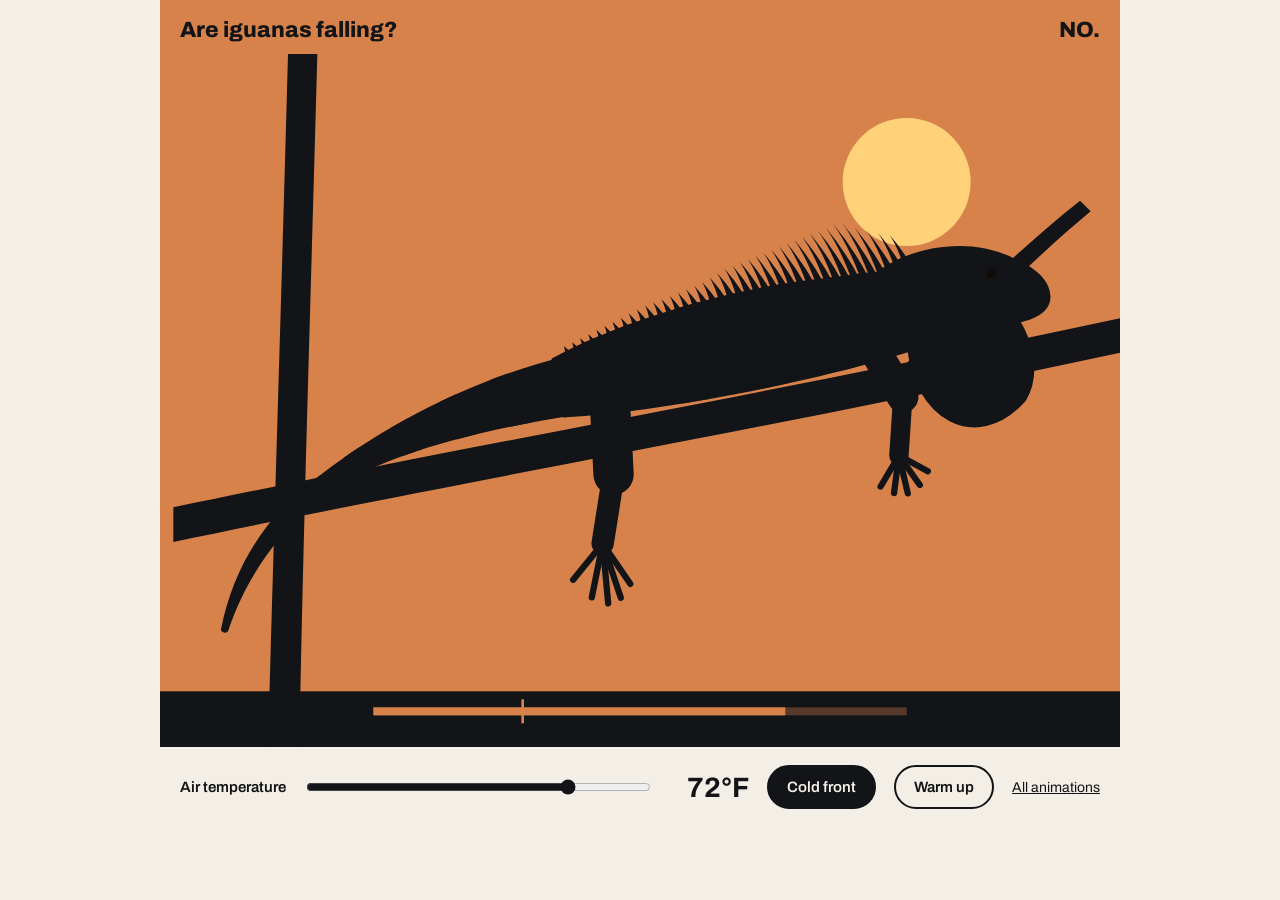
<file: animations/silhouette.html>
<!DOCTYPE html>
<html lang="en">
<head>
<meta charset="utf-8">
<meta name="viewport" content="width=device-width,initial-scale=1">
<title>Night silhouette | Reserve animation</title>
<link href="https://fonts.googleapis.com/css2?family=Archivo:wght@400;600;800&display=swap" rel="stylesheet">
<style>
/* Reserve animation for areiguanasfalling: black silhouette, sky shifts from dusk to pre-dawn, thermometer bar marked at 44F */
*{box-sizing:border-box;min-width:0}
body{margin:0;font-family:Archivo, sans-serif;background:#f3efe6;color:#121417}
.frame{max-width:960px;margin:0 auto}
.head{display:flex;flex-wrap:wrap;justify-content:space-between;align-items:baseline;gap:6px 16px;padding:18px 20px 12px}
svg.scene{display:block;width:100%;height:auto}
.ctrl{display:flex;flex-wrap:wrap;align-items:center;gap:12px 18px;padding:16px 20px 24px}
.ctrl label{font-weight:600;font-size:15px}
.ctrl input{flex:1 1 220px;height:44px;accent-color:#121417}
.tv{font-size:28px;font-weight:700;min-width:78px;text-align:right}
button{min-height:44px;padding:0 18px;border-radius:999px;border:2px solid #121417;background:transparent;color:#121417;font:600 15px Archivo, sans-serif;cursor:pointer}
button.solid{background:#121417;color:#f3efe6}
button:focus-visible,input:focus-visible,a:focus-visible{outline:3px solid #121417;outline-offset:3px}
a{color:inherit}

.tail{transform-box:fill-box;transform-origin:100% 0;animation:tl 6s ease-in-out infinite}
.torso{transform-box:fill-box;transform-origin:50% 100%;animation:br 3.6s ease-in-out infinite}
.dew{transform-box:fill-box;transform-origin:50% 0;animation:dw 8s ease-in-out infinite}
.lid{opacity:0;animation:bl 5s infinite}
.ig{transform-box:fill-box;transform-origin:50% 50%}
@keyframes tl{50%{transform:rotate(-2.5deg)}}
@keyframes br{50%{transform:scaleY(1.04)}}
@keyframes dw{0%,70%,100%{transform:none}78%,92%{transform:scale(1.1,1.22)}}
@keyframes bl{0%,94%,100%{opacity:0}96.5%{opacity:1}}
.chilly .tail{animation-duration:14s}.chilly .torso{animation-duration:7s}.chilly .dew{animation:none}
.chilly .lid{animation:none;opacity:.65}
.cold .tail,.cold .torso,.cold .dew{animation:none}.cold .lid{animation:none;opacity:1}
.ig.fallA{animation:fA 2.6s cubic-bezier(.4,0,.8,.55) forwards}.ig.fallB{animation:fB 2.6s cubic-bezier(.4,0,.8,.55) forwards}
@keyframes fA{0%,8%{transform:none}16%{transform:rotate(2deg)}24%{transform:translate(0,4px) rotate(-2deg)}34%{transform:translate(6px,14px) rotate(30deg)}74%{transform:translate(-8px,58px) rotate(189deg)}80%{transform:translate(-9px,46px) rotate(186deg)}86%,100%{transform:translate(-10px,56px) rotate(191deg)}}
@keyframes fB{0%,8%{transform:none}16%{transform:rotate(2deg)}24%{transform:translate(0,4px) rotate(-2deg)}34%{transform:translate(6px,14px) rotate(30deg)}74%{transform:translate(-8px,58px) rotate(189deg)}80%{transform:translate(-9px,46px) rotate(186deg)}86%,100%{transform:translate(-10px,56px) rotate(191deg)}}
@media (prefers-reduced-motion:reduce){.tail,.torso,.dew,.lid{animation:none!important}.ig.fallA,.ig.fallB{animation:none;transform:translate(-10px,56px) rotate(191deg)}}

.big{font-size:22px;font-weight:800}.head{transition:background 1.2s}rect,circle{transition:fill 1.2s}
</style>
</head>
<body>
<div class="frame">
<div class="head" id="hd" style="color:#121417"><span class="big">Are iguanas falling?</span><span class="big" id="ans">NO.</span></div>
<div id="root" class="warm">
<svg class="scene" viewBox="0 0 720 520" role="img" aria-label="Animated iguana on a branch, responding to air temperature">
<rect width="720" height="520" data-f="sky"/><circle cx="560" cy="96" r="48" data-f="orb"/><rect y="478" width="720" height="42" fill="#121417"/><g fill="#fff" id="stars" opacity="0"><circle cx="80" cy="60" r="1.6"/><circle cx="210" cy="40" r="1.2"/><circle cx="330" cy="90" r="1.8"/><circle cx="420" cy="34" r="1.2"/><circle cx="650" cy="200" r="1.4"/><circle cx="260" cy="150" r="1.1"/><circle cx="470" cy="130" r="1.5"/><circle cx="690" cy="40" r="1.3"/></g>
<path d="M10,340 C200,300 480,250 730,196 L730,222 C480,276 200,326 10,366 Z" data-f="branch"/><path d="M560,232 C600,190 640,150 690,110 L698,118 C650,158 612,198 576,236 Z" data-f="branch"/><path d="M80,560 C84,400 90,220 96,0 L118,0 C112,220 106,400 104,560 Z" data-f="branch"/>
<g transform="translate(380,262) rotate(-11) scale(1.12)"><g class="ig" id="ig">
<defs><clipPath id="rt"><path d="M-60,-44 C-130,-40 -190,-20 -235,2 C-275,20 -305,50 -322,92 C-321,95 -318,95 -317,93 C-296,56 -264,28 -226,12 C-180,-4 -120,-6 -60,-4 Z"/></clipPath><clipPath id="rb"><path d="M-70,-44 C-20,-60 60,-68 120,-62 C150,-60 162,-60 172,-56 L172,-4 C120,4 0,6 -70,-4 Z"/></clipPath>
<pattern id="rs" width="6" height="6" patternUnits="userSpaceOnUse"><circle cx="3" cy="3" r="1.3" data-f="dark" opacity=".35"/></pattern></defs>
<g class="tail"><path d="M-60,-44 C-130,-40 -190,-20 -235,2 C-275,20 -305,50 -322,92 C-321,95 -318,95 -317,93 C-296,56 -264,28 -226,12 C-180,-4 -120,-6 -60,-4 Z" data-f="body"/><g clip-path="url(#rt)" data-f="dark"><rect x="-104" y="-60" width="13" height="200" transform="rotate(-14 -104 0)"/><rect x="-142" y="-60" width="13" height="200" transform="rotate(-14 -142 0)"/><rect x="-180" y="-60" width="13" height="200" transform="rotate(-14 -180 0)"/><rect x="-218" y="-60" width="13" height="200" transform="rotate(-14 -218 0)"/><rect x="-252" y="-60" width="13" height="200" transform="rotate(-14 -252 0)"/><rect x="-284" y="-60" width="13" height="200" transform="rotate(-14 -284 0)"/></g></g>
<g class="limbs"><polyline points="-36,-16 -44,40" fill="none" data-s="limb" stroke-width="27" stroke-linecap="round" stroke-linejoin="round"/><polyline points="-44,40 -60,84" fill="none" data-s="limb" stroke-width="15" stroke-linecap="round" stroke-linejoin="round"/><line x1="-60" y1="84" x2="-84" y2="104" data-s="limb" stroke-width="4.2" stroke-linecap="round"/><line x1="-60" y1="84" x2="-74" y2="118" data-s="limb" stroke-width="4.2" stroke-linecap="round"/><line x1="-60" y1="84" x2="-64" y2="124" data-s="limb" stroke-width="4.2" stroke-linecap="round"/><line x1="-60" y1="84" x2="-55" y2="122" data-s="limb" stroke-width="4.2" stroke-linecap="round"/><line x1="-60" y1="84" x2="-47" y2="114" data-s="limb" stroke-width="4.2" stroke-linecap="round"/><polyline points="140,-18 156,26" fill="none" data-s="limb" stroke-width="21" stroke-linecap="round" stroke-linejoin="round"/><polyline points="156,26 146,64" fill="none" data-s="limb" stroke-width="13" stroke-linecap="round" stroke-linejoin="round"/><line x1="146" y1="64" x2="130" y2="82" data-s="limb" stroke-width="4.2" stroke-linecap="round"/><line x1="146" y1="64" x2="138" y2="88" data-s="limb" stroke-width="4.2" stroke-linecap="round"/><line x1="146" y1="64" x2="147" y2="90" data-s="limb" stroke-width="4.2" stroke-linecap="round"/><line x1="146" y1="64" x2="156" y2="86" data-s="limb" stroke-width="4.2" stroke-linecap="round"/><line x1="146" y1="64" x2="163" y2="78" data-s="limb" stroke-width="4.2" stroke-linecap="round"/></g>
<g class="torso"><path d="M-70,-44 C-20,-60 60,-68 120,-62 C150,-60 162,-60 172,-56 L172,-4 C120,4 0,6 -70,-4 Z" data-f="body"/><g clip-path="url(#rb)" data-f="dark"><rect x="-40" y="-80" width="18" height="100" transform="rotate(10 -40 0)" opacity=".55"/><rect x="10" y="-80" width="18" height="100" transform="rotate(10 10 0)" opacity=".55"/><rect x="64" y="-80" width="18" height="100" transform="rotate(10 64 0)" opacity=".55"/><rect x="118" y="-80" width="18" height="100" transform="rotate(10 118 0)" opacity=".55"/></g><path d="M-70,-44 C-20,-60 60,-68 120,-62 C150,-60 162,-60 172,-56 L172,-4 C120,4 0,6 -70,-4 Z" fill="url(#rs)"/>
<path d="M-60,-6 C0,0 120,-2 172,-6" data-s="belly" stroke-width="6" fill="none" opacity=".7"/></g>
<path class="crest" d="M-60.6,-44.4 Q-59.9,-48.1 -60.2,-50.6 Q-57.6,-47.5 -55.4,-44.4ZM-54.6,-45.6 Q-53.9,-49.6 -54.3,-52.2 Q-51.7,-48.9 -49.4,-45.6ZM-48.6,-46.8 Q-48.0,-51.1 -48.5,-53.9 Q-45.7,-50.4 -43.4,-46.8ZM-42.6,-48.0 Q-42.1,-52.6 -42.7,-55.6 Q-39.8,-51.8 -37.4,-48.0ZM-36.6,-49.2 Q-36.1,-54.0 -36.8,-57.3 Q-33.8,-53.2 -31.4,-49.2ZM-30.6,-50.4 Q-30.2,-55.5 -31.0,-59.0 Q-27.9,-54.7 -25.4,-50.4ZM-24.6,-51.6 Q-24.3,-57.0 -25.2,-60.6 Q-21.9,-56.1 -19.4,-51.6ZM-18.6,-52.8 Q-18.3,-58.5 -19.3,-62.3 Q-16.0,-57.6 -13.4,-52.8ZM-12.6,-54.0 Q-12.4,-60.0 -13.5,-64.0 Q-10.1,-59.0 -7.4,-54.0ZM-6.6,-55.2 Q-6.5,-61.5 -7.7,-65.7 Q-4.1,-60.4 -1.4,-55.2ZM-0.6,-56.2 Q-0.5,-62.8 -1.8,-67.2 Q1.8,-61.7 4.6,-56.2ZM5.4,-56.8 Q5.4,-63.7 4.0,-68.2 Q7.8,-62.5 10.6,-56.8ZM11.4,-57.4 Q11.3,-64.6 9.8,-69.3 Q13.7,-63.4 16.6,-57.4ZM17.4,-58.0 Q17.3,-65.4 15.7,-70.4 Q19.7,-64.2 22.6,-58.0ZM23.4,-58.6 Q23.2,-66.3 21.5,-71.5 Q25.6,-65.0 28.6,-58.6ZM29.4,-59.2 Q29.1,-67.2 27.3,-72.6 Q31.6,-65.9 34.6,-59.2ZM35.4,-59.8 Q35.1,-68.1 33.2,-73.6 Q37.5,-66.7 40.6,-59.8ZM41.4,-60.4 Q40.9,-69.4 38.8,-75.3 Q43.4,-67.9 46.6,-60.4ZM47.4,-61.0 Q46.7,-70.8 44.3,-77.4 Q49.3,-69.2 52.6,-61.0ZM53.4,-61.6 Q52.5,-72.3 49.8,-79.4 Q55.1,-70.5 58.6,-61.6ZM59.4,-61.9 Q58.3,-73.4 55.3,-81.1 Q61.0,-71.5 64.6,-61.9ZM65.4,-61.6 Q64.1,-74.0 60.8,-82.2 Q66.8,-71.9 70.6,-61.6ZM71.4,-61.3 Q69.9,-74.5 66.3,-83.3 Q72.7,-72.3 76.6,-61.3ZM77.4,-61.0 Q75.7,-75.1 71.8,-84.5 Q78.5,-72.7 82.6,-61.0ZM83.4,-60.7 Q81.5,-75.6 77.3,-85.6 Q84.4,-73.1 88.6,-60.7ZM89.4,-60.4 Q87.3,-76.2 82.8,-86.7 Q90.2,-73.5 94.6,-60.4ZM95.4,-60.1 Q93.1,-76.7 88.3,-87.8 Q96.1,-74.0 100.6,-60.1ZM101.4,-59.8 Q98.9,-77.3 93.8,-88.9 Q101.9,-74.4 106.6,-59.8ZM107.4,-59.5 Q104.7,-77.8 99.3,-90.0 Q107.8,-74.8 112.6,-59.5ZM113.4,-59.2 Q110.5,-78.4 104.8,-91.2 Q113.6,-75.2 118.6,-59.2ZM119.4,-58.9 Q116.3,-78.9 110.3,-92.3 Q119.5,-75.6 124.6,-58.9ZM125.4,-58.6 Q122.1,-79.5 115.8,-93.4 Q125.3,-76.0 130.6,-58.6ZM131.4,-58.3 Q127.9,-80.0 121.3,-94.5 Q131.2,-76.4 136.6,-58.3ZM137.4,-58.0 Q133.7,-80.6 126.8,-95.6 Q137.0,-76.8 142.6,-58.0ZM143.4,-57.7 Q139.5,-81.1 132.3,-96.8 Q142.9,-77.2 148.6,-57.7ZM149.4,-57.4 Q145.6,-80.6 138.5,-96.1 Q148.9,-76.7 154.6,-57.4ZM155.4,-57.1 Q152.1,-77.9 145.9,-91.8 Q155.4,-74.4 160.6,-57.1ZM161.4,-57.6 Q158.7,-76.0 153.3,-88.3 Q161.8,-72.9 166.6,-57.6ZM167.4,-58.5 Q165.3,-74.5 160.7,-85.2 Q168.2,-71.8 172.6,-58.5ZM173.4,-59.4 Q171.8,-73.0 168.1,-82.1 Q174.6,-70.7 178.6,-59.4Z" data-f="crest"/>
<path class="dew" d="M166,-8 C160,40 196,74 236,44 C250,28 248,6 242,-10 Z" data-f="dew" data-s="dark" stroke-width="1"/>
<path d="M152,-58 C182,-74 224,-70 248,-50 C263,-40 269,-28 265,-18 C261,-10 251,-8 239,-8 C210,-6 180,-2 152,-4 Z" data-f="head"/><path d="M152,-58 C182,-74 224,-70 248,-50 C263,-40 269,-28 265,-18 C261,-10 251,-8 239,-8 C210,-6 180,-2 152,-4 Z" fill="url(#rs)"/>
<ellipse cx="192" cy="-24" rx="14" ry="16" data-f="shield" data-s="dark" stroke-width="1.2"/>
<circle cx="230" cy="-44" r="6.5" data-f="iris"/><circle cx="230" cy="-44" r="3.2" fill="#120c06"/>
<path class="lid" d="M222,-44 C224,-53 236,-53 238,-44 C236,-37 224,-37 222,-44Z" data-f="head"/>
<path d="M256,-28 L261,-27" data-s="dark" stroke-width="2" stroke-linecap="round"/>
</g></g>
<rect x="160" y="490" width="400" height="6" data-f="sky" opacity=".35"/><rect id="bar" x="160" y="490" width="0" height="6" data-f="sky"/><line x1="272" y1="484" x2="272" y2="502" stroke="#e8894a" stroke-width="2" id="thr"/>
</svg>
</div>
<div class="ctrl">
<label for="t">Air temperature</label>
<input id="t" type="range" min="28" max="85" step="1" value="72">
<div class="tv" id="tv">72°F</div>
<button class="solid" id="cold" type="button">Cold front</button>
<button id="warm" type="button">Warm up</button>
<a href="index.html" style="margin-left:auto;font-size:14px">All animations</a>
</div>
</div>
<script>
{
function colors(temp){const t=(temp-40)/(75-40);const sky=mix('#1d3550','#e8894a',t);const ink='#121417';
 return {sky,orb:temp>55?'#ffd27a':'#e4ecf2',branch:ink,body:ink,dark:ink,limb:ink,belly:ink,crest:ink,dew:ink,head:ink,shield:ink,iris:ink};}
function extra(temp,lvl){const c=colors(temp);$('hd').style.background=c.sky;$('hd').style.color=temp>55?'#121417':'#f3efe6';$('ans').textContent=lvl==='cold'?'YES.':'NO.';
 $('stars').setAttribute('opacity',temp>55?0:.9);$('bar').setAttribute('width',Math.round(400*Math.max(0,Math.min(1,(temp-28)/57))));$('thr').setAttribute('stroke',c.sky);}

const $=id=>document.getElementById(id);
const mix=(a,b,t)=>{t=Math.max(0,Math.min(1,t));const p=h=>[1,3,5].map(i=>parseInt(h.slice(i,i+2),16));const A=p(a),B=p(b);return '#'+A.map((v,i)=>Math.round(v+(B[i]-v)*t).toString(16).padStart(2,'0')).join('');};
let drop=0,last=null;
function paint(c){document.querySelectorAll('[data-f]').forEach(e=>{const v=c[e.dataset.f];if(v)e.setAttribute('fill',v)});document.querySelectorAll('[data-s]').forEach(e=>{const v=c[e.dataset.s];if(v)e.setAttribute('stroke',v)});}
function set(temp,replay){
  const lvl=temp<=44?'cold':temp<=55?'chilly':'warm';
  const root=$('root');root.classList.remove('cold','chilly','warm');root.classList.add(lvl);
  const ig=$('ig');
  if(lvl==='cold'&&(last!=='cold'||replay)){drop++;ig.classList.remove('fallA','fallB');void ig.getBoundingClientRect();ig.classList.add(drop%2?'fallA':'fallB');}
  if(lvl!=='cold')ig.classList.remove('fallA','fallB');
  last=lvl;$('t').value=temp;$('tv').textContent=temp+'°F';
  paint(colors(temp,lvl));extra(temp,lvl);
}
$('t').addEventListener('input',e=>set(+e.target.value));
$('cold').addEventListener('click',()=>set(38,true));
$('warm').addEventListener('click',()=>set(72));
set(72);

}
</script>
</body>
</html>
</file>
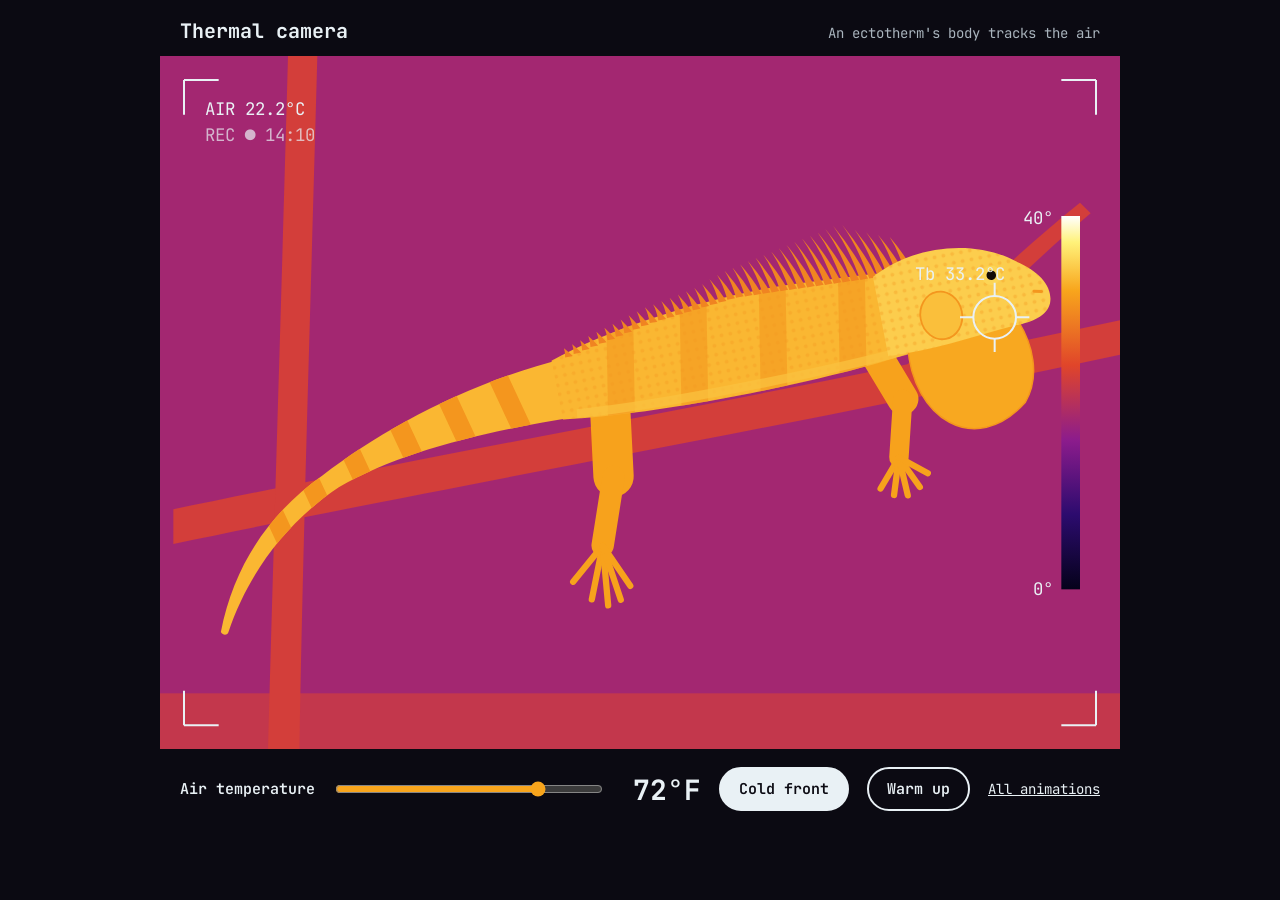
<file: animations/thermal.html>
<!DOCTYPE html>
<html lang="en">
<head>
<meta charset="utf-8">
<meta name="viewport" content="width=device-width,initial-scale=1">
<title>Thermal camera | Reserve animation</title>
<link href="https://fonts.googleapis.com/css2?family=JetBrains+Mono:wght@400;700&display=swap" rel="stylesheet">
<style>
/* Reserve animation for areiguanasfalling: ironbow false colour; body temperature converges on the air until it falls */
*{box-sizing:border-box;min-width:0}
body{margin:0;font-family:'JetBrains Mono', monospace;background:#0b0a12;color:#e9f1f5}
.frame{max-width:960px;margin:0 auto}
.head{display:flex;flex-wrap:wrap;justify-content:space-between;align-items:baseline;gap:6px 16px;padding:18px 20px 12px}
svg.scene{display:block;width:100%;height:auto}
.ctrl{display:flex;flex-wrap:wrap;align-items:center;gap:12px 18px;padding:16px 20px 24px}
.ctrl label{font-weight:600;font-size:15px}
.ctrl input{flex:1 1 220px;height:44px;accent-color:#f8a51c}
.tv{font-size:28px;font-weight:700;min-width:78px;text-align:right}
button{min-height:44px;padding:0 18px;border-radius:999px;border:2px solid #e9f1f5;background:transparent;color:#e9f1f5;font:600 15px 'JetBrains Mono', monospace;cursor:pointer}
button.solid{background:#e9f1f5;color:#0b0a12}
button:focus-visible,input:focus-visible,a:focus-visible{outline:3px solid #f8a51c;outline-offset:3px}
a{color:inherit}

.tail{transform-box:fill-box;transform-origin:100% 0;animation:tl 6s ease-in-out infinite}
.torso{transform-box:fill-box;transform-origin:50% 100%;animation:br 3.6s ease-in-out infinite}
.dew{transform-box:fill-box;transform-origin:50% 0;animation:dw 8s ease-in-out infinite}
.lid{opacity:0;animation:bl 5s infinite}
.ig{transform-box:fill-box;transform-origin:50% 50%}
@keyframes tl{50%{transform:rotate(-2.5deg)}}
@keyframes br{50%{transform:scaleY(1.04)}}
@keyframes dw{0%,70%,100%{transform:none}78%,92%{transform:scale(1.1,1.22)}}
@keyframes bl{0%,94%,100%{opacity:0}96.5%{opacity:1}}
.chilly .tail{animation-duration:14s}.chilly .torso{animation-duration:7s}.chilly .dew{animation:none}
.chilly .lid{animation:none;opacity:.65}
.cold .tail,.cold .torso,.cold .dew{animation:none}.cold .lid{animation:none;opacity:1}
.ig.fallA{animation:fA 2.6s cubic-bezier(.4,0,.8,.55) forwards}.ig.fallB{animation:fB 2.6s cubic-bezier(.4,0,.8,.55) forwards}
@keyframes fA{0%,8%{transform:none}16%{transform:rotate(2deg)}24%{transform:translate(0,4px) rotate(-2deg)}34%{transform:translate(6px,14px) rotate(30deg)}74%{transform:translate(-8px,58px) rotate(189deg)}80%{transform:translate(-9px,46px) rotate(186deg)}86%,100%{transform:translate(-10px,56px) rotate(191deg)}}
@keyframes fB{0%,8%{transform:none}16%{transform:rotate(2deg)}24%{transform:translate(0,4px) rotate(-2deg)}34%{transform:translate(6px,14px) rotate(30deg)}74%{transform:translate(-8px,58px) rotate(189deg)}80%{transform:translate(-9px,46px) rotate(186deg)}86%,100%{transform:translate(-10px,56px) rotate(191deg)}}
@media (prefers-reduced-motion:reduce){.tail,.torso,.dew,.lid{animation:none!important}.ig.fallA,.ig.fallB{animation:none;transform:translate(-10px,56px) rotate(191deg)}}


</style>
</head>
<body>
<div class="frame">
<div class="head"><span style="font-size:20px;font-weight:700">Thermal camera</span><span style="font-size:14px;color:#a9b4bd">An ectotherm's body tracks the air</span></div>
<div id="root" class="warm">
<svg class="scene" viewBox="0 0 720 520" role="img" aria-label="Animated iguana on a branch, responding to air temperature">
<rect width="720" height="520" data-f="sky"/><rect y="478" width="720" height="42" data-f="ground"/>
<path d="M10,340 C200,300 480,250 730,196 L730,222 C480,276 200,326 10,366 Z" data-f="branch"/><path d="M560,232 C600,190 640,150 690,110 L698,118 C650,158 612,198 576,236 Z" data-f="branch"/><path d="M80,560 C84,400 90,220 96,0 L118,0 C112,220 106,400 104,560 Z" data-f="branch"/>
<g transform="translate(380,262) rotate(-11) scale(1.12)"><g class="ig" id="ig">
<defs><clipPath id="rt"><path d="M-60,-44 C-130,-40 -190,-20 -235,2 C-275,20 -305,50 -322,92 C-321,95 -318,95 -317,93 C-296,56 -264,28 -226,12 C-180,-4 -120,-6 -60,-4 Z"/></clipPath><clipPath id="rb"><path d="M-70,-44 C-20,-60 60,-68 120,-62 C150,-60 162,-60 172,-56 L172,-4 C120,4 0,6 -70,-4 Z"/></clipPath>
<pattern id="rs" width="6" height="6" patternUnits="userSpaceOnUse"><circle cx="3" cy="3" r="1.3" data-f="dark" opacity=".35"/></pattern><linearGradient id="ironbar" x1="0" y1="1" x2="0" y2="0"><stop offset="0" stop-color="#05021a"/><stop offset=".2" stop-color="#2c0b6e"/><stop offset=".4" stop-color="#8c1c8c"/><stop offset=".6" stop-color="#e0452a"/><stop offset=".8" stop-color="#f8a51c"/><stop offset=".93" stop-color="#fff27a"/><stop offset="1" stop-color="#ffffff"/></linearGradient></defs>
<g class="tail"><path d="M-60,-44 C-130,-40 -190,-20 -235,2 C-275,20 -305,50 -322,92 C-321,95 -318,95 -317,93 C-296,56 -264,28 -226,12 C-180,-4 -120,-6 -60,-4 Z" data-f="body"/><g clip-path="url(#rt)" data-f="dark"><rect x="-104" y="-60" width="13" height="200" transform="rotate(-14 -104 0)"/><rect x="-142" y="-60" width="13" height="200" transform="rotate(-14 -142 0)"/><rect x="-180" y="-60" width="13" height="200" transform="rotate(-14 -180 0)"/><rect x="-218" y="-60" width="13" height="200" transform="rotate(-14 -218 0)"/><rect x="-252" y="-60" width="13" height="200" transform="rotate(-14 -252 0)"/><rect x="-284" y="-60" width="13" height="200" transform="rotate(-14 -284 0)"/></g></g>
<g class="limbs"><polyline points="-36,-16 -44,40" fill="none" data-s="limb" stroke-width="27" stroke-linecap="round" stroke-linejoin="round"/><polyline points="-44,40 -60,84" fill="none" data-s="limb" stroke-width="15" stroke-linecap="round" stroke-linejoin="round"/><line x1="-60" y1="84" x2="-84" y2="104" data-s="limb" stroke-width="4.2" stroke-linecap="round"/><line x1="-60" y1="84" x2="-74" y2="118" data-s="limb" stroke-width="4.2" stroke-linecap="round"/><line x1="-60" y1="84" x2="-64" y2="124" data-s="limb" stroke-width="4.2" stroke-linecap="round"/><line x1="-60" y1="84" x2="-55" y2="122" data-s="limb" stroke-width="4.2" stroke-linecap="round"/><line x1="-60" y1="84" x2="-47" y2="114" data-s="limb" stroke-width="4.2" stroke-linecap="round"/><polyline points="140,-18 156,26" fill="none" data-s="limb" stroke-width="21" stroke-linecap="round" stroke-linejoin="round"/><polyline points="156,26 146,64" fill="none" data-s="limb" stroke-width="13" stroke-linecap="round" stroke-linejoin="round"/><line x1="146" y1="64" x2="130" y2="82" data-s="limb" stroke-width="4.2" stroke-linecap="round"/><line x1="146" y1="64" x2="138" y2="88" data-s="limb" stroke-width="4.2" stroke-linecap="round"/><line x1="146" y1="64" x2="147" y2="90" data-s="limb" stroke-width="4.2" stroke-linecap="round"/><line x1="146" y1="64" x2="156" y2="86" data-s="limb" stroke-width="4.2" stroke-linecap="round"/><line x1="146" y1="64" x2="163" y2="78" data-s="limb" stroke-width="4.2" stroke-linecap="round"/></g>
<g class="torso"><path d="M-70,-44 C-20,-60 60,-68 120,-62 C150,-60 162,-60 172,-56 L172,-4 C120,4 0,6 -70,-4 Z" data-f="body"/><g clip-path="url(#rb)" data-f="dark"><rect x="-40" y="-80" width="18" height="100" transform="rotate(10 -40 0)" opacity=".55"/><rect x="10" y="-80" width="18" height="100" transform="rotate(10 10 0)" opacity=".55"/><rect x="64" y="-80" width="18" height="100" transform="rotate(10 64 0)" opacity=".55"/><rect x="118" y="-80" width="18" height="100" transform="rotate(10 118 0)" opacity=".55"/></g><path d="M-70,-44 C-20,-60 60,-68 120,-62 C150,-60 162,-60 172,-56 L172,-4 C120,4 0,6 -70,-4 Z" fill="url(#rs)"/>
<path d="M-60,-6 C0,0 120,-2 172,-6" data-s="belly" stroke-width="6" fill="none" opacity=".7"/></g>
<path class="crest" d="M-60.6,-44.4 Q-59.9,-48.1 -60.2,-50.6 Q-57.6,-47.5 -55.4,-44.4ZM-54.6,-45.6 Q-53.9,-49.6 -54.3,-52.2 Q-51.7,-48.9 -49.4,-45.6ZM-48.6,-46.8 Q-48.0,-51.1 -48.5,-53.9 Q-45.7,-50.4 -43.4,-46.8ZM-42.6,-48.0 Q-42.1,-52.6 -42.7,-55.6 Q-39.8,-51.8 -37.4,-48.0ZM-36.6,-49.2 Q-36.1,-54.0 -36.8,-57.3 Q-33.8,-53.2 -31.4,-49.2ZM-30.6,-50.4 Q-30.2,-55.5 -31.0,-59.0 Q-27.9,-54.7 -25.4,-50.4ZM-24.6,-51.6 Q-24.3,-57.0 -25.2,-60.6 Q-21.9,-56.1 -19.4,-51.6ZM-18.6,-52.8 Q-18.3,-58.5 -19.3,-62.3 Q-16.0,-57.6 -13.4,-52.8ZM-12.6,-54.0 Q-12.4,-60.0 -13.5,-64.0 Q-10.1,-59.0 -7.4,-54.0ZM-6.6,-55.2 Q-6.5,-61.5 -7.7,-65.7 Q-4.1,-60.4 -1.4,-55.2ZM-0.6,-56.2 Q-0.5,-62.8 -1.8,-67.2 Q1.8,-61.7 4.6,-56.2ZM5.4,-56.8 Q5.4,-63.7 4.0,-68.2 Q7.8,-62.5 10.6,-56.8ZM11.4,-57.4 Q11.3,-64.6 9.8,-69.3 Q13.7,-63.4 16.6,-57.4ZM17.4,-58.0 Q17.3,-65.4 15.7,-70.4 Q19.7,-64.2 22.6,-58.0ZM23.4,-58.6 Q23.2,-66.3 21.5,-71.5 Q25.6,-65.0 28.6,-58.6ZM29.4,-59.2 Q29.1,-67.2 27.3,-72.6 Q31.6,-65.9 34.6,-59.2ZM35.4,-59.8 Q35.1,-68.1 33.2,-73.6 Q37.5,-66.7 40.6,-59.8ZM41.4,-60.4 Q40.9,-69.4 38.8,-75.3 Q43.4,-67.9 46.6,-60.4ZM47.4,-61.0 Q46.7,-70.8 44.3,-77.4 Q49.3,-69.2 52.6,-61.0ZM53.4,-61.6 Q52.5,-72.3 49.8,-79.4 Q55.1,-70.5 58.6,-61.6ZM59.4,-61.9 Q58.3,-73.4 55.3,-81.1 Q61.0,-71.5 64.6,-61.9ZM65.4,-61.6 Q64.1,-74.0 60.8,-82.2 Q66.8,-71.9 70.6,-61.6ZM71.4,-61.3 Q69.9,-74.5 66.3,-83.3 Q72.7,-72.3 76.6,-61.3ZM77.4,-61.0 Q75.7,-75.1 71.8,-84.5 Q78.5,-72.7 82.6,-61.0ZM83.4,-60.7 Q81.5,-75.6 77.3,-85.6 Q84.4,-73.1 88.6,-60.7ZM89.4,-60.4 Q87.3,-76.2 82.8,-86.7 Q90.2,-73.5 94.6,-60.4ZM95.4,-60.1 Q93.1,-76.7 88.3,-87.8 Q96.1,-74.0 100.6,-60.1ZM101.4,-59.8 Q98.9,-77.3 93.8,-88.9 Q101.9,-74.4 106.6,-59.8ZM107.4,-59.5 Q104.7,-77.8 99.3,-90.0 Q107.8,-74.8 112.6,-59.5ZM113.4,-59.2 Q110.5,-78.4 104.8,-91.2 Q113.6,-75.2 118.6,-59.2ZM119.4,-58.9 Q116.3,-78.9 110.3,-92.3 Q119.5,-75.6 124.6,-58.9ZM125.4,-58.6 Q122.1,-79.5 115.8,-93.4 Q125.3,-76.0 130.6,-58.6ZM131.4,-58.3 Q127.9,-80.0 121.3,-94.5 Q131.2,-76.4 136.6,-58.3ZM137.4,-58.0 Q133.7,-80.6 126.8,-95.6 Q137.0,-76.8 142.6,-58.0ZM143.4,-57.7 Q139.5,-81.1 132.3,-96.8 Q142.9,-77.2 148.6,-57.7ZM149.4,-57.4 Q145.6,-80.6 138.5,-96.1 Q148.9,-76.7 154.6,-57.4ZM155.4,-57.1 Q152.1,-77.9 145.9,-91.8 Q155.4,-74.4 160.6,-57.1ZM161.4,-57.6 Q158.7,-76.0 153.3,-88.3 Q161.8,-72.9 166.6,-57.6ZM167.4,-58.5 Q165.3,-74.5 160.7,-85.2 Q168.2,-71.8 172.6,-58.5ZM173.4,-59.4 Q171.8,-73.0 168.1,-82.1 Q174.6,-70.7 178.6,-59.4Z" data-f="crest"/>
<path class="dew" d="M166,-8 C160,40 196,74 236,44 C250,28 248,6 242,-10 Z" data-f="dew" data-s="dark" stroke-width="1"/>
<path d="M152,-58 C182,-74 224,-70 248,-50 C263,-40 269,-28 265,-18 C261,-10 251,-8 239,-8 C210,-6 180,-2 152,-4 Z" data-f="head"/><path d="M152,-58 C182,-74 224,-70 248,-50 C263,-40 269,-28 265,-18 C261,-10 251,-8 239,-8 C210,-6 180,-2 152,-4 Z" fill="url(#rs)"/>
<ellipse cx="192" cy="-24" rx="14" ry="16" data-f="shield" data-s="dark" stroke-width="1.2"/>
<circle cx="230" cy="-44" r="6.5" data-f="iris"/><circle cx="230" cy="-44" r="3.2" fill="#120c06"/>
<path class="lid" d="M222,-44 C224,-53 236,-53 238,-44 C236,-37 224,-37 222,-44Z" data-f="head"/>
<path d="M256,-28 L261,-27" data-s="dark" stroke-width="2" stroke-linecap="round"/>
</g></g>
<g font-family="'JetBrains Mono', monospace" font-size="13" fill="#e9f1f5">
<g stroke="#e9f1f5" stroke-width="1.5" fill="none"><path d="M18,18 h26 M18,18 v26 M702,18 h-26 M702,18 v26 M18,502 h26 M18,502 v-26 M702,502 h-26 M702,502 v-26"/>
<g id="cross"><circle cx="0" cy="0" r="16"/><path d="M0,-16 v-10 M0,16 v10 M-16,0 h-10 M16,0 h10"/></g></g>
<text id="tbT" x="0" y="0">Tb</text>
<text id="airT" x="34" y="44">AIR</text><text id="clk" x="34" y="64" opacity=".7">REC</text>
<rect x="676" y="120" width="14" height="280" fill="url(#ironbar)"/><text x="670" y="126" text-anchor="end">40°</text><text x="670" y="404" text-anchor="end">0°</text></g>
</svg>
</div>
<div class="ctrl">
<label for="t">Air temperature</label>
<input id="t" type="range" min="28" max="85" step="1" value="72">
<div class="tv" id="tv">72°F</div>
<button class="solid" id="cold" type="button">Cold front</button>
<button id="warm" type="button">Warm up</button>
<a href="index.html" style="margin-left:auto;font-size:14px">All animations</a>
</div>
</div>
<script>
{
const iron=v=>{const S=[[0,'#05021a'],[.2,'#2c0b6e'],[.4,'#8c1c8c'],[.6,'#e0452a'],[.8,'#f8a51c'],[.93,'#fff27a'],[1,'#ffffff']];v=Math.max(0,Math.min(1,v));for(let i=1;i<S.length;i++){if(v<=S[i][0]){return mix(S[i-1][1],S[i][1],(v-S[i-1][0])/(S[i][0]-S[i-1][0]));}}return '#ffffff';};
const k=v=>iron(v/40);
/* Illustrative numbers: body sits ~11 C above air when basking, ~1 C above when cold. Replace with real data. */
const tbOf=temp=>{const air=(temp-32)*5/9;const off=temp>=56?11:temp<=44?1:1+10*(temp-44)/12;return [air,Math.min(37,air+off)];};
function colors(temp){const [air,tb]=tbOf(temp);return {sky:k(air-4),ground:k(air-1),branch:k(air+.5),body:k(tb),dark:k(tb-2.5),limb:k(tb-1.5),belly:k(tb+.8),crest:k(tb-4),dew:k(tb-1),head:k(tb+1.5),shield:k(tb+.5),iris:k(tb+2)};}
function extra(temp,lvl){const [air,tb]=tbOf(temp);const cold=lvl==='cold';const cx=cold?560:626,cy=cold?436:196;
 $('cross').setAttribute('transform',`translate(${cx},${cy})`);$('tbT').setAttribute('x',cx-60);$('tbT').setAttribute('y',cy-28);
 $('tbT').textContent='Tb '+tb.toFixed(1)+'°C';$('airT').textContent='AIR '+air.toFixed(1)+'°C';$('clk').textContent='REC ● '+(cold?'05:42':'14:10');}

const $=id=>document.getElementById(id);
const mix=(a,b,t)=>{t=Math.max(0,Math.min(1,t));const p=h=>[1,3,5].map(i=>parseInt(h.slice(i,i+2),16));const A=p(a),B=p(b);return '#'+A.map((v,i)=>Math.round(v+(B[i]-v)*t).toString(16).padStart(2,'0')).join('');};
let drop=0,last=null;
function paint(c){document.querySelectorAll('[data-f]').forEach(e=>{const v=c[e.dataset.f];if(v)e.setAttribute('fill',v)});document.querySelectorAll('[data-s]').forEach(e=>{const v=c[e.dataset.s];if(v)e.setAttribute('stroke',v)});}
function set(temp,replay){
  const lvl=temp<=44?'cold':temp<=55?'chilly':'warm';
  const root=$('root');root.classList.remove('cold','chilly','warm');root.classList.add(lvl);
  const ig=$('ig');
  if(lvl==='cold'&&(last!=='cold'||replay)){drop++;ig.classList.remove('fallA','fallB');void ig.getBoundingClientRect();ig.classList.add(drop%2?'fallA':'fallB');}
  if(lvl!=='cold')ig.classList.remove('fallA','fallB');
  last=lvl;$('t').value=temp;$('tv').textContent=temp+'°F';
  paint(colors(temp,lvl));extra(temp,lvl);
}
$('t').addEventListener('input',e=>set(+e.target.value));
$('cold').addEventListener('click',()=>set(38,true));
$('warm').addEventListener('click',()=>set(72));
set(72);

}
</script>
</body>
</html>
</file>
<file: assets/site.css>
/* Shared look for every page. Page-specific styles live in each page. */
:root{color-scheme:light dark;
  --bg:light-dark(#fff6e0,#14211c);--ink:light-dark(#13261d,#f1f5ea);--soft:light-dark(#3d5246,#b9c8b8);
  --card:light-dark(#ffffff,#1d2e27);--line:light-dark(#e7dcc0,#2d4339);
  --hot:#ff7a2f;--leaf:light-dark(#2f7d32,#7fc97f);--ice:#5aa7d8}
:root[data-theme=light]{color-scheme:light}:root[data-theme=dark]{color-scheme:dark}
*{box-sizing:border-box;min-width:0}
[hidden]{display:none!important}
body{margin:0;background:var(--bg);color:var(--ink);font:16px/1.55 Archivo,system-ui,sans-serif;overflow-x:clip;transition:background .8s}
.band{padding:clamp(28px,4vw,64px) max(5vw,16px)}
.wrap{max-width:1240px;margin:0 auto}
a{color:inherit}
h1,h2,h3,.big{font-family:"Archivo Black",Archivo,sans-serif;font-weight:400;line-height:1.05;text-wrap:balance;margin:0}
h1{font-size:clamp(26px,3.4vw,40px)}
h2{font-size:clamp(24px,3vw,34px);margin-bottom:14px}
h3{font-size:20px;line-height:1.2;margin-bottom:8px}
.sub{font-size:clamp(17px,1.8vw,21px);max-width:62ch;margin:0;color:var(--soft)}
.sub b{color:var(--ink)}
.panel{background:var(--card);border:1px solid var(--line);border-radius:20px;overflow:hidden}

/* top navigation */
.nav{display:flex;flex-wrap:wrap;align-items:center;justify-content:space-between;gap:10px 18px;padding:14px max(5vw,16px);border-bottom:1px solid var(--line)}
.nav .home{font-family:"Archivo Black",sans-serif;font-size:17px;text-decoration:none}
.nav .links{display:flex;flex-wrap:wrap;align-items:center;gap:6px 18px}
.nav .links a{font-weight:600;text-decoration:none;padding:10px 2px}
.nav .links a:hover,.nav .links a[aria-current]{text-decoration:underline;text-underline-offset:4px}

button,.btn{font:700 16px Archivo,sans-serif;min-height:44px;padding:0 18px;border-radius:999px;border:2px solid var(--ink);background:transparent;color:var(--ink);cursor:pointer;display:inline-flex;align-items:center;text-decoration:none}
button.solid,.btn.solid{background:var(--ink);color:var(--bg)}
.lang{min-height:40px;padding:0 14px;font-size:15px}
button:focus-visible,input:focus-visible,a:focus-visible{outline:3px solid var(--hot);outline-offset:3px}

.paper{background:var(--card);border:1px solid var(--line);border-radius:20px;padding:20px 22px;margin-bottom:14px}
.note{font-size:14px;color:var(--soft)}
footer{border-top:1px solid var(--line);font-size:14px;color:var(--soft)}
footer p{margin:0 0 6px;max-width:80ch}

/* footer links (every page) */
.footnav{display:flex;flex-wrap:wrap;gap:0 20px;margin:0 0 10px}
.footnav a{font-weight:600;display:inline-flex;align-items:center;min-height:44px;color:var(--ink)}
.footnav a[aria-current]{text-decoration-thickness:3px}

/* lab logo (footer of every page); white card so the navy text reads in dark mode too */
.lablogo{display:inline-block;background:#fff;border-radius:14px;padding:10px 14px;margin:0 0 14px;border:1px solid var(--line)}
.lablogo img{display:block;width:min(340px,70vw);height:auto}
/* home page: the lab logo replaces the site name at the top left of the menu bar */
.nav .navlogo{display:inline-flex;align-items:center;background:#fff;border-radius:10px;padding:5px 9px;border:1px solid var(--line)}
.nav .navlogo img{display:block;height:44px;width:auto}
@media(max-width:600px){.nav .navlogo img{height:38px}}
</file>
